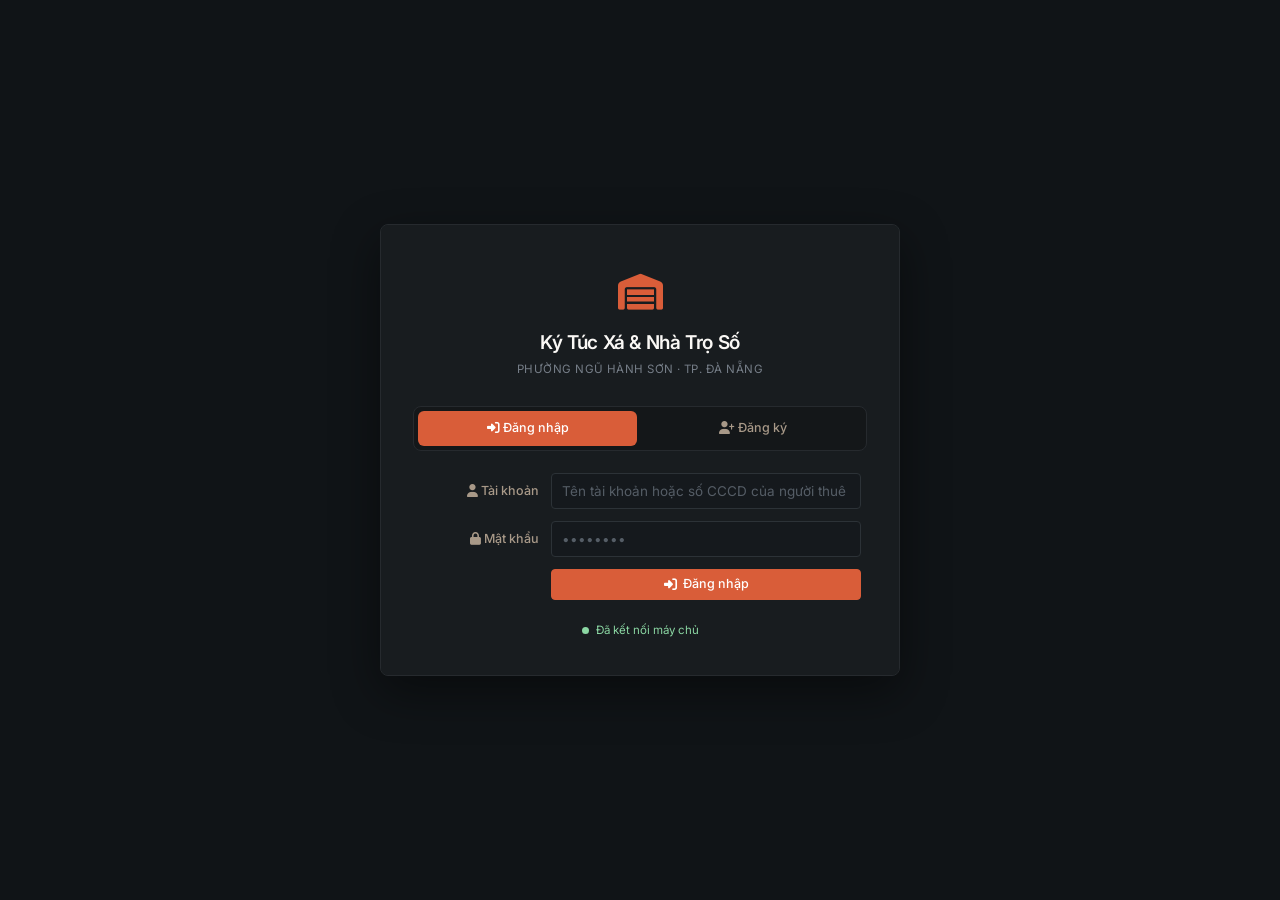
<file: QuanLyTro/Assets/wwwroot/auth/index.html>
<!DOCTYPE html>
<html lang="vi">
<head>
<meta charset="UTF-8">
<meta name="viewport" content="width=device-width, initial-scale=1">
<title>Đăng nhập · Quản Lý Phòng Trọ Ngũ Hành Sơn</title>
<link rel="preconnect" href="https://fonts.googleapis.com">
<link rel="preconnect" href="https://fonts.gstatic.com" crossorigin>
<link href="https://fonts.googleapis.com/css2?family=Inter:wght@300;400;500;600;700&family=JetBrains+Mono:wght@400;500;600&display=swap" rel="stylesheet">
<link rel="stylesheet" href="https://cdnjs.cloudflare.com/ajax/libs/font-awesome/6.5.1/css/all.min.css">
<link rel="stylesheet" href="../shared/css/tokens.css">
<link rel="stylesheet" href="../shared/css/base.css">
<link rel="stylesheet" href="auth.css">
</head>
<body>

<div class="login-card">
  <div class="login-body">
    <div class="app-icon"><i class="fas fa-warehouse"></i></div>
    <div class="app-name">Ký Túc Xá &amp; Nhà Trọ Số</div>
    <div class="app-sub">Phường Ngũ Hành Sơn · TP. Đà Nẵng</div>

    <div class="auth-tabs" role="tablist">
      <button type="button" class="auth-tab on" id="tabLogin" role="tab" onclick="switchAuthTab('login')">
        <i class="fas fa-sign-in-alt"></i> Đăng nhập
      </button>
      <button type="button" class="auth-tab" id="tabRegister" role="tab" onclick="switchAuthTab('register')">
        <i class="fas fa-user-plus"></i> Đăng ký
      </button>
    </div>

    <form id="formLogin" onsubmit="doLogin();return false">
      <label id="lblAcc"><i class="fas fa-user"></i> Tài khoản</label>
      <input class="inp mono" id="lu" placeholder="Tên tài khoản hoặc số CCCD của người thuê">
      <label><i class="fas fa-lock"></i> Mật khẩu</label>
      <input class="inp mono" type="password" id="lp" placeholder="••••••••">
      <label></label>
      <button type="submit" class="btn btn-primary" style="justify-content:center"><i class="fas fa-sign-in-alt"></i> Đăng nhập</button>
    </form>

    <form id="formRegister" style="display:none" onsubmit="doRegister();return false">
      <label><i class="fas fa-id-card"></i> Họ tên</label>
      <input class="inp" id="regHoTen" placeholder="Nguyễn Văn A">
      <label><i class="fas fa-cake-candles"></i> Ngày sinh</label>
      <input class="inp mono" type="date" id="regNgaySinh">
      <label><i class="fas fa-address-card"></i> Số CCCD</label>
      <input class="inp mono" id="regCccd" maxlength="12" placeholder="12 chữ số">
      <label><i class="fas fa-phone"></i> Số điện thoại</label>
      <input class="inp mono" id="regSdt" placeholder="09xxxxxxxx">
      <label><i class="fas fa-location-dot"></i> Quê quán</label>
      <input class="inp" id="regQueQuan" placeholder="Xã/Phường, Quận/Huyện, Tỉnh">
      <label><i class="fas fa-briefcase"></i> Nơi làm việc</label>
      <input class="inp" id="regNoiLamViec" placeholder="Không bắt buộc">
      <label><i class="fas fa-lock"></i> Mật khẩu</label>
      <input class="inp" type="password" id="regMatKhau" placeholder="Từ 6 ký tự trở lên">
      <label></label>
      <button type="submit" class="btn btn-primary" style="justify-content:center"><i class="fas fa-user-plus"></i> Đăng ký</button>
    </form>

    <div class="conn" id="srv-status" data-state="init" aria-live="polite">
      <span class="dot"></span><span class="txt">Đang kiểm tra kết nối máy chủ…</span>
    </div>
  </div>
</div>

<div id="modal-root"></div>

<script src="../shared/js/bridge.js"></script>
<script src="../shared/js/ui.js"></script>
<script src="auth.js"></script>
</body>
</html>
</file>
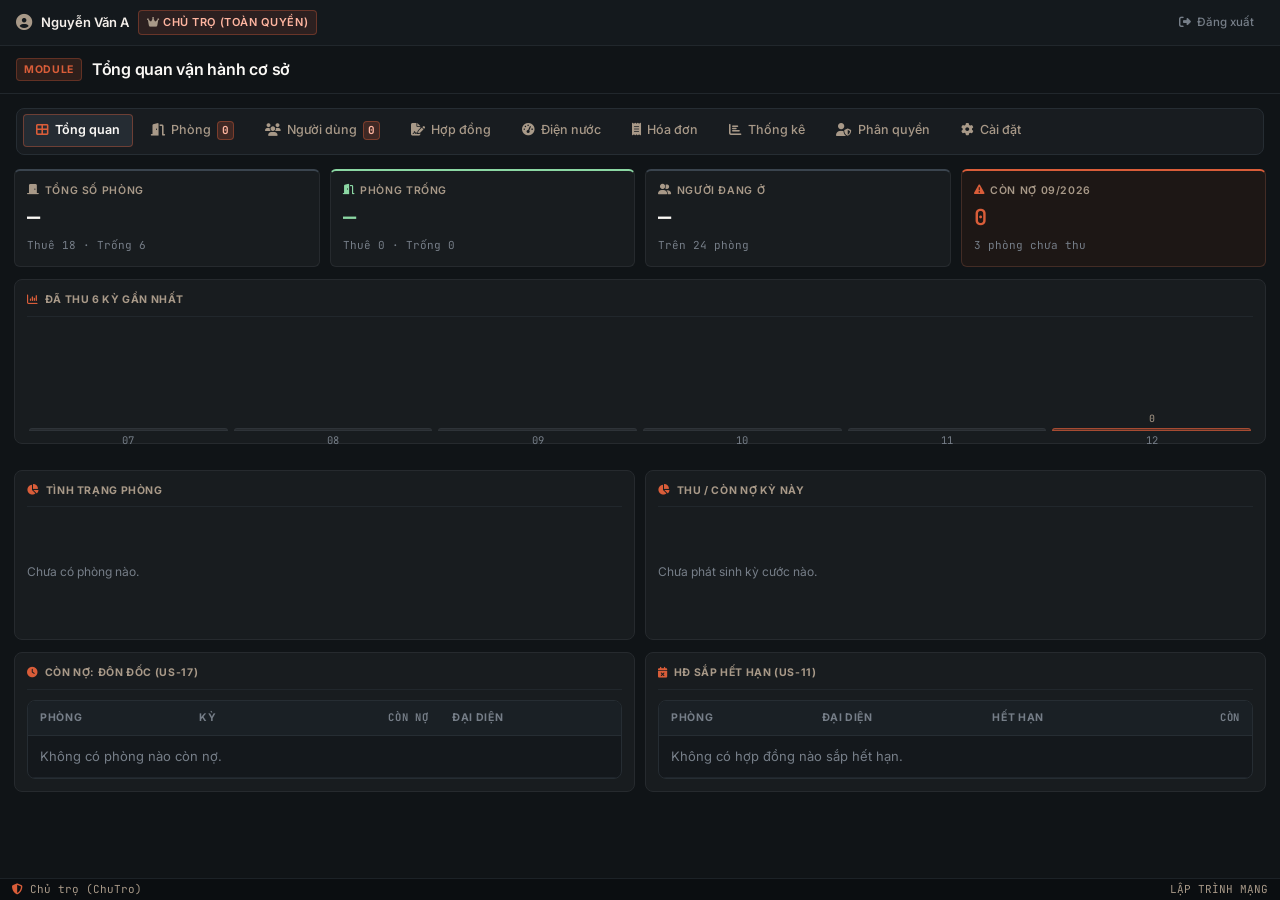
<file: QuanLyTro/Assets/wwwroot/chutro/index.html>
<!DOCTYPE html>
<html lang="vi">
<head>
<meta charset="UTF-8">
<meta name="viewport" content="width=device-width, initial-scale=1">
<title>Chủ trọ · Quản Lý Phòng Trọ Ngũ Hành Sơn</title>
<link rel="preconnect" href="https://fonts.googleapis.com">
<link rel="preconnect" href="https://fonts.gstatic.com" crossorigin>
<link href="https://fonts.googleapis.com/css2?family=Inter:wght@300;400;500;600;700&family=JetBrains+Mono:wght@400;500;600&display=swap" rel="stylesheet">
<link rel="stylesheet" href="https://cdnjs.cloudflare.com/ajax/libs/font-awesome/6.5.1/css/all.min.css">
<link rel="stylesheet" href="../shared/css/tokens.css">
<link rel="stylesheet" href="../shared/css/base.css">
<link rel="stylesheet" href="chutro.css">
</head>
<body>

<!-- ====== LANDLORD SHELL ====== -->
<div class="win" id="chutro">
  <div class="app">
    <!-- userbar -->
    <div class="userbar">
      <div class="usr">
        <i class="fas fa-user-circle fa-lg"></i> <b id="uname">Nguyễn Văn A</b>
        <span class="vai_tro" id="user-vai_tro-badge"><i class="fas fa-crown"></i> Chủ trọ</span>
      </div>
      <div style="display:flex;align-items:center;gap:8px">
        <button class="btn btn-ghost btn-sm" onclick="logout()"><i class="fas fa-sign-out-alt"></i> Đăng xuất</button>
      </div>
    </div>
    <!-- module headline -->
    <div class="headline">
      <div class="l">
        <span class="badge-module">Module</span>
        <h1 id="modtitle">Tổng quan vận hành cơ sở</h1>
      </div>
    </div>
    <div class="tabs">
      <div class="tab on" data-tab="dash" onclick="loadLandlordTab('dash')"><i class="fas fa-th-large"></i> Tổng quan</div>
      <div class="tab" data-tab="phong" onclick="loadLandlordTab('phong')"><i class="fas fa-door-open"></i> Phòng <span class="cnt" id="cnt-phong">0</span></div>
      <div class="tab" data-tab="khach_thue" onclick="loadLandlordTab('khach_thue')"><i class="fas fa-users"></i> Người dùng <span class="cnt" id="cnt-khach_thue">0</span></div>
      <div class="tab" data-tab="hop_dong" onclick="loadLandlordTab('hop_dong')"><i class="fas fa-file-signature"></i> Hợp đồng</div>
      <div class="tab" data-tab="utils" onclick="loadLandlordTab('utils')"><i class="fas fa-tachometer-alt"></i> Điện nước</div>
      <div class="tab" data-tab="hoa_don" onclick="loadLandlordTab('hoa_don')"><i class="fas fa-receipt"></i> Hóa đơn</div>
      <div class="tab" data-tab="reports" onclick="loadLandlordTab('reports')"><i class="fas fa-chart-bar"></i> Thống kê</div>
      <div class="tab" id="tabbtn-perms" data-tab="perms" onclick="loadLandlordTab('perms')"><i class="fas fa-user-shield"></i> Phân quyền</div>
      <div class="tab" id="tabbtn-cai_dat" data-tab="cai_dat" onclick="loadLandlordTab('cai_dat')"><i class="fas fa-gear"></i> Cài đặt</div>
    </div>
    <div class="content">

      <!-- DASHBOARD -->
      <div id="tab-dash">
        <div class="kpis">
          <div class="kpi"><div class="lbl"><i class="fas fa-door-closed"></i> Tổng số phòng</div><div class="val" id="kpi-total-phong">24</div><div class="sub">Thuê 18 · Trống 6</div></div>
          <div class="kpi green"><div class="lbl"><i class="fas fa-door-open"></i> Phòng trống</div><div class="val" id="kpi-available">6</div><div class="sub" id="kpi-available-sub">Tỷ lệ lấp đầy 75%</div></div>
          <div class="kpi"><div class="lbl"><i class="fas fa-user-friends"></i> Người đang ở</div><div class="val" id="kpi-khach_thue">41</div><div class="sub">Trên 24 phòng</div></div>
          <div class="kpi warn"><div class="lbl"><i class="fas fa-exclamation-triangle"></i> Còn nợ 09/2026</div><div class="val" id="kpi-unpaid">4.800.000 <span style="font-size:11px;font-weight:400;color:var(--muted)">đ</span></div><div class="sub">3 phòng chưa thu</div></div>
        </div>
        <!-- Phòng có HĐ hiệu lực nhưng kỳ này chưa lập hóa đơn — ẩn khi không có -->
        <div class="card dash-warn" id="dash-thieu-hd" hidden>
          <div class="hdr"><i class="fas fa-triangle-exclamation"></i> Chưa lập hóa đơn kỳ này</div>
          <div class="dash-warn-body">
            <p id="dash-thieu-hd-text"></p>
            <button class="btn btn-outline btn-sm" onclick="loadLandlordTab('hoa_don')">
              <i class="fas fa-receipt"></i> Sang tab Hóa đơn
            </button>
          </div>
        </div>

        <div class="card barchart">
          <div class="hdr"><i class="fas fa-chart-column"></i> Đã thu 6 kỳ gần nhất</div>
          <div class="chartbar" id="dash-rev-chart"></div>
        </div>
        <div class="duo">
          <div class="card">
            <div class="hdr"><i class="fas fa-chart-pie"></i> Tình trạng phòng</div>
            <div class="pie-row" id="dash-room-pie"></div>
          </div>
          <div class="card">
            <div class="hdr"><i class="fas fa-chart-pie"></i> Thu / còn nợ kỳ này</div>
            <div class="pie-row" id="dash-money-pie"></div>
          </div>
        </div>
        <div class="duo">
          <div class="card">
            <div class="hdr"><i class="fas fa-clock"></i> Còn nợ: đôn đốc (US-17)</div>
            <div class="tblwrap">
            <table class="tbl">
              <thead><tr><th>Phòng</th><th>Kỳ</th><th class="num">Còn nợ</th><th>Đại diện</th></tr></thead>
              <tbody id="dash-overdue-rows">
                <tr><td><b>P102</b></td><td class="mono">09/2026</td><td class="num due-red">2.417.000</td><td>Trần Văn B</td></tr>
                <tr><td><b>P105</b></td><td class="mono">08–09/2026</td><td class="num due-red">4.812.500</td><td>Lê Thị C</td></tr>
                <tr><td><b>P108</b></td><td class="mono">09/2026</td><td class="num due-red">2.918.000</td><td>Phạm D</td></tr>
              </tbody>
            </table>
            </div>
          </div>
          <div class="card">
            <div class="hdr"><i class="fas fa-calendar-times"></i> HĐ sắp hết hạn (US-11)</div>
            <div class="tblwrap">
            <table class="tbl">
              <thead><tr><th>Phòng</th><th>Đại diện</th><th>Hết hạn</th><th class="num">Còn</th></tr></thead>
              <tbody id="dash-expiring-rows">
                <tr><td><b>P201</b></td><td>Trần Văn B</td><td class="mono">22/09/2026</td><td class="num due-red">12 ngày</td></tr>
                <tr><td><b>P108</b></td><td>Phạm D</td><td class="mono">05/10/2026</td><td class="num due-red">25 ngày</td></tr>
              </tbody>
            </table>
            </div>
          </div>
        </div>
      </div>

      <!-- ROOMS -->
      <div id="tab-phong" hidden>
        <div class="toolbar">
          <input class="inp" id="room-search" placeholder="Tìm phòng…" style="width:170px" oninput="renderRooms(_roomsCache)">
          <select class="inp" id="room-trang_thai" onchange="renderRooms(_roomsCache)"><option value="">Tất cả trạng thái</option><option value="Trong">Trống</option><option value="DaThue">Đang thuê</option><option value="BaoTri">Bảo trì</option></select>
          <span class="spacer"></span>
          <button class="btn btn-outline btn-sm" onclick="addRoom()"><i class="fas fa-plus"></i> Thêm (F1)</button>
          <button class="btn btn-outline btn-sm" id="btn-edit-room" onclick="editSelectedRoom()" disabled title="Chọn một phòng trong bảng để sửa"><i class="fas fa-edit"></i> Sửa (F2)</button>
          <button class="btn btn-danger btn-sm" id="btn-del-room" onclick="deleteSelectedRoom()" disabled title="Chọn một phòng trong bảng để xóa (chỉ phòng trống)"><i class="fas fa-trash"></i> Xóa</button>
        </div>
        <div class="tblwrap">
        <table class="tbl">
          <thead>
            <tr><th>Số phòng</th><th class="num">Giá/tháng</th><th class="num">Sức chứa</th><th class="num">Đang ở</th><th>Trạng thái</th><th>Mô tả</th><th></th></tr>
          </thead>
          <tbody id="phong-body">
            <tr><td><b>P101</b></td><td class="num">2.500.000</td><td class="num">2</td><td class="num due-red">2/2</td><td><span class="tag rent">Đang thuê</span></td><td>Tầng 1</td><td><button class="btn btn-outline btn-sm" onclick="editRoom(1)"><i class="fas fa-edit"></i></button> <button class="btn btn-danger btn-sm" disabled title="Chỉ xóa được phòng trống (BR-12)"><i class="fas fa-trash"></i></button></td></tr>
            <tr><td><b>P102</b></td><td class="num">2.000.000</td><td class="num">2</td><td class="num">1/2</td><td><span class="tag rent">Đang thuê</span></td><td></td><td><button class="btn btn-outline btn-sm" onclick="editRoom(2)"><i class="fas fa-edit"></i></button> <button class="btn btn-danger btn-sm" disabled><i class="fas fa-trash"></i></button></td></tr>
            <tr><td><b>P103</b></td><td class="num">1.800.000</td><td class="num">4</td><td class="num">0/4</td><td><span class="tag avail">Phòng trống</span></td><td>Tầng trệt</td><td><button class="btn btn-outline btn-sm" onclick="editRoom(3)"><i class="fas fa-edit"></i></button> <button class="btn btn-danger btn-sm" onclick="deleteRoom(3)"><i class="fas fa-trash"></i></button></td></tr>
            <tr><td><b>P104</b></td><td class="num">1.800.000</td><td class="num">4</td><td class="num">3/4</td><td><span class="tag rent">Đang thuê</span></td><td></td><td><button class="btn btn-outline btn-sm" onclick="editRoom(4)"><i class="fas fa-edit"></i></button> <button class="btn btn-danger btn-sm" disabled><i class="fas fa-trash"></i></button></td></tr>
            <tr><td><b>P201</b></td><td class="num">3.600.000</td><td class="num">2</td><td class="num">0/2</td><td><span class="tag warn">Bảo trì</span></td><td>Thay máy lạnh</td><td><button class="btn btn-outline btn-sm" onclick="editRoom(5)"><i class="fas fa-edit"></i></button> <button class="btn btn-danger btn-sm" onclick="deleteRoom(5)"><i class="fas fa-trash"></i></button></td></tr>
          </tbody>
        </table>
        <div class="tblfoot"><span>Tổng: 5 bản ghi <span class="sep">|</span> <span class="sel-txt">Chọn: P101</span></span><span>Đã đồng bộ với Server</span></div>
        </div>
      </div>

      <!-- TENANTS -->
      <div id="tab-khach_thue" hidden>
        <div class="toolbar">
          <label style="color:var(--muted);font-size:11.5px">Phòng</label>
          <select class="inp" id="tenant-room" style="width:170px" onchange="loadTenants()"></select>
          <button class="btn btn-primary btn-sm" onclick="addTenant()"><i class="fas fa-user-plus"></i> Thêm</button>
          <span class="spacer"></span>
          <span style="font-size:10.5px;color:var(--dim)"><i class="fas fa-key" style="color:var(--terracotta)"></i> Mật khẩu mặc định = 6 số cuối CCCD</span>
        </div>
        <div class="tblwrap">
        <table class="tbl">
          <thead><tr><th>Phòng</th><th>Trạng thái</th><th>Họ tên</th><th>CCCD</th><th>Ngày sinh</th><th>SĐT</th><th>Quê quán</th><th>Tài khoản</th><th>Tạm trú</th><th></th></tr></thead>
          <tbody id="khach_thue-body">
            <tr>
              <td><span class="tag rent">P101</span></td><td><span class="tag done"><i class="fas fa-check-circle"></i> Đang thuê</span></td><td><b>Trần Văn B</b></td><td class="mono">0482 0301 2XXX</td><td class="mono">15/03/2004</td><td class="mono">0905 122 334</td><td>Quảng Nam</td>
              <td><span class="tag done"><i class="fas fa-user-check"></i> Hoạt động</span></td>
              <td><span class="tag done">Đã nộp</span></td>
              <td><button class="btn btn-outline btn-sm" onclick="resetTenantPassword(1)"><i class="fas fa-key"></i></button></td>
            </tr>
            <tr>
              <td><span class="tag rent">P102</span></td><td><span class="tag done"><i class="fas fa-check-circle"></i> Đang thuê</span></td><td><b>Ngô Thị E</b></td><td class="mono">0482 0988 7XXX</td><td class="mono">02/11/2003</td><td class="mono">0356 887 010</td><td>Quảng Ngãi</td>
              <td><span class="tag done"><i class="fas fa-user-check"></i> Hoạt động</span></td>
              <td><span class="tag warn">Chưa nộp</span></td>
              <td><button class="btn btn-outline btn-sm" onclick="resetTenantPassword(2)"><i class="fas fa-key"></i></button></td>
            </tr>
          </tbody>
        </table>
        <div class="tblfoot"><span>Tổng: 0 bản ghi</span><span>Đã đồng bộ với Server</span></div>
        </div>
        <div class="rowbn">
          <button class="btn btn-outline btn-sm" onclick="editTenant(selectedTenantId())"><i class="fas fa-edit"></i> Sửa</button>
          <button class="btn btn-outline btn-sm" onclick="moveTenant(selectedTenantId())"><i class="fas fa-arrows-alt-h"></i> Chuyển phòng</button>
          <button class="btn btn-outline btn-sm" onclick="checkoutTenant(selectedTenantId())"><i class="fas fa-sign-out-alt"></i> Trả phòng</button>
          <button class="btn btn-danger btn-sm" onclick="deleteTenant(selectedTenantId())"><i class="fas fa-user-slash"></i> Xóa hồ sơ</button>
        </div>
      </div>

      <!-- CONTRACTS -->
      <div id="tab-hop_dong" hidden>
        <div class="toolbar">
          <input class="inp" placeholder="Tìm CCCD, SĐT, tên khách hoặc số phòng…" style="width:280px">
          <select class="inp" style="width:190px">
            <option>Tất cả hợp đồng (18)</option><option>Đang hiệu lực (14)</option><option>Sắp hết hạn ≤ 30 ngày (3)</option><option>Đã thanh lý (1)</option>
          </select>
          <span class="spacer"></span>
          <button class="btn btn-primary btn-sm" onclick="createContract()"><i class="fas fa-file"></i> Lập hợp đồng</button>
        </div>
        <div class="kpis" style="grid-template-columns:repeat(3,1fr)">
          <div class="kpi green"><div class="lbl"><i class="fas fa-verified"></i> Hiệu lực</div><div class="val">14 <span style="font-size:11px;font-weight:400;color:var(--muted)">/ 18 HĐ</span></div></div>
          <div class="kpi warn"><div class="lbl"><i class="fas fa-hourglass-half"></i> Sắp hết</div><div class="val">03 <span style="font-size:11px;font-weight:400;color:var(--muted)">≤ 30 ngày</span></div></div>
          <div class="kpi"><div class="lbl"><i class="fas fa-piggy-bank"></i> Tổng cọc</div><div class="val">48.500.000 <span style="font-size:11px;font-weight:400;color:var(--muted)">đ</span></div></div>
        </div>
        <div class="tblwrap">
        <table class="tbl">
          <thead><tr><th>Phòng</th><th>Đại diện</th><th>Bắt đầu</th><th>Kết thúc</th><th class="num">Còn</th><th class="num">Giá thuê</th><th class="num">Cọc</th><th>Trạng thái</th></tr></thead>
          <tbody id="hop_dong-body">
            <tr>
              <td><b>P101</b></td><td>Trần Văn B</td><td class="mono">01/09/2025</td><td class="mono">22/09/2026</td><td class="num due-red">12 ngày</td><td class="num">2.500.000</td><td class="num">5.000.000</td>
              <td><span class="tag warn">Sắp hết hạn</span></td>
            </tr>
            <tr>
              <td><b>P102</b></td><td>Trần Văn B</td><td class="mono">01/10/2025</td><td class="mono">01/10/2027</td><td class="num">1 năm 20 ngày</td><td class="num">2.000.000</td><td class="num">4.000.000</td>
              <td><span class="tag rent">Đang hiệu lực</span></td>
            </tr>
            <tr>
              <td><b>P103</b></td><td>—</td><td class="mono">01/06/2024</td><td class="mono">31/05/2025</td><td class="num">—</td><td class="num">1.800.000</td><td class="num">0</td>
              <td><span class="tag bad">Đã thanh lý</span></td>
            </tr>
          </tbody>
        </table>
        <div class="tblfoot"><span>Tổng: 3 bản ghi <span class="sep">|</span> <span class="sel-txt">Chọn: P101</span></span><span>Đã đồng bộ với Server</span></div>
        </div>
        <div class="rowbn">
          <button class="btn btn-outline btn-sm" onclick="renewContract(selectedContractId())"><i class="fas fa-calendar-plus"></i> Gia hạn…</button>
          <button class="btn btn-outline btn-sm" onclick="terminateContract(selectedContractId())"><i class="fas fa-ban"></i> Chấm dứt…</button>
          <button class="btn btn-outline btn-sm" onclick="showContractQr(selectedContractId())"><i class="fas fa-qrcode"></i> Xem QR / PIN…</button>
        </div>
      </div>

      <!-- UTILITIES -->
      <div id="tab-utils" hidden>
        <div class="toolbar">
          <label style="color:var(--muted);font-size:11.5px">Phòng</label>
          <select class="inp" id="util-room" style="width:120px" onchange="loadUtils()"></select>
          <label style="color:var(--muted);font-size:11.5px">Tháng</label>
          <select class="inp" id="util-month" style="width:112px" onchange="loadUtils()"><option>09/2026</option><option>08/2026</option></select>
          <span class="spacer"></span>
          <span class="tag rent">Sẵn sàng chốt</span>
        </div>
        <div class="calc">
          <div class="row">
            <i class="fas fa-bolt" style="color:var(--amber)"></i> <span style="color:var(--muted)">Điện</span>
            <span style="color:var(--dim);font-size:11px">cũ</span> <input class="inp mono" id="util-elec-old" value="350" placeholder="0" oninput="recalcUtils()">
            <span style="color:var(--dim);font-size:11px">mới</span> <input class="inp mono" id="util-elec-new" value="425" oninput="recalcUtils()">
            <span style="color:var(--dim);font-size:11px">= chữ</span> <span class="mono" id="util-elec-kwh" style="color:var(--amber);font-weight:600;min-width:44px">75 kWh</span>
            <span style="color:var(--dim);font-size:11px">× giá</span> <input class="inp mono" id="util-elec-rate" value="3500" oninput="recalcUtils()">
            <span class="tot">262.500 đ</span>
          </div>
          <div class="row">
            <i class="fas fa-tint" style="color:var(--dim)"></i> <span style="color:var(--muted)">Nước</span>
            <select class="inp" id="util-water-mode" style="width:125px;height:28px;font-size:12px;padding:2px 6px" onchange="onWaterModeChange()">
              <option value="Khoi">Theo khối (m³)</option>
              <option value="Nguoi">Theo người</option>
            </select>
            <span id="util-water-block-khoi" style="display:inline-flex;align-items:center;gap:9px">
              <span style="color:var(--dim);font-size:11px">cũ</span> <input class="inp mono" id="util-water-old" value="12" placeholder="0" oninput="recalcUtils()">
              <span style="color:var(--dim);font-size:11px">mới</span> <input class="inp mono" id="util-water-new" value="15" oninput="recalcUtils()">
              <span style="color:var(--dim);font-size:11px">= khối</span> <span class="mono" id="util-water-m3" style="color:var(--tint);font-weight:600;min-width:36px">3 m³</span>
            </span>
            <span id="util-water-block-nguoi" style="display:none;align-items:center;gap:9px">
              <span style="color:var(--dim);font-size:11px">số người</span> <input class="inp mono" id="util-water-people" value="1" type="number" min="1" style="width:60px" oninput="recalcUtils()">
            </span>
            <span style="color:var(--dim);font-size:11px" id="util-water-rate-lbl">× giá</span> <input class="inp mono" id="util-water-rate" value="10000" oninput="recalcUtils()">
            <span class="tot">30.000 đ</span>
          </div>
        </div>
        <div class="rowbn">
          <button class="btn btn-primary btn-sm" onclick="saveUtility()"><i class="fas fa-save"></i> Lưu chỉ số</button>
        </div>
      </div>

      <!-- INVOICES -->
      <div id="tab-hoa_don" hidden>
        <div class="toolbar">
          <span style="color:var(--muted);font-weight:500;font-size:11.5px">Tháng</span>
          <select class="inp" id="inv-month" style="width:112px" onchange="loadInvoices()"><option>09/2026</option><option>08/2026</option></select>
          <span style="color:var(--muted);font-weight:500;font-size:11.5px">Phòng</span>
          <select class="inp" id="inv-room" style="width:112px" onchange="loadInvoices()"><option value="">Tất cả</option></select>
          <span class="spacer"></span>
          <button class="btn btn-primary btn-sm" onclick="createInvoice()"><i class="fas fa-file-invoice"></i> Lập hóa đơn tháng</button>
        </div>
        <div class="tblwrap">
        <table class="tbl">
          <thead><tr><th>Phòng</th><th class="num">Tiền phòng</th><th class="num">Điện</th><th class="num">Nước</th><th class="num">Khác</th><th class="num">Tổng</th><th>Trạng thái</th><th></th></tr></thead>
          <tbody id="hoa_don-body">
            <tr>
              <td><b>P101</b></td><td class="num">2.500.000</td><td class="num">262.500</td><td class="num">30.000</td><td class="num">50.000</td><td class="num amount">2.842.500</td>
              <td><span class="tag unpaid">Chưa thu</span></td>
              <td><button class="btn btn-primary btn-sm" onclick="payInvoice(1)"><i class="fas fa-hand-holding-usd"></i> Thu</button></td>
            </tr>
            <tr>
              <td><b>P102</b></td><td class="num">2.000.000</td><td class="num">175.000</td><td class="num">20.000</td><td class="num">50.000</td><td class="num amount">2.245.000</td>
              <td><span class="tag paid">Đã thu</span></td>
              <td><button class="btn btn-outline btn-sm" disabled><i class="fas fa-hand-holding-usd"></i> Thu</button></td>
            </tr>
          </tbody>
        </table>
        <div class="tblfoot"><span>Tổng: 0 bản ghi</span><span>Đã đồng bộ với Server</span></div>
        </div>
      </div>

      <!-- REPORTS -->
      <div id="tab-reports" hidden>
        <div class="toolbar">
          <label style="color:var(--muted);font-size:11.5px">Kỳ</label>
          <select class="inp" id="rep-month" style="width:112px" onchange="loadReports()"><option>09/2026</option><option>08/2026</option></select>
          <button class="btn btn-outline btn-sm" onclick="loadReports()"><i class="fas fa-eye"></i> Xem</button>
          <span class="spacer"></span>
          <button class="btn btn-outline btn-sm" onclick="exportResidenceCsv()"><i class="fas fa-file-csv"></i> Xuất CSV tạm trú</button>
        </div>
        <div class="kpis" style="grid-template-columns:repeat(3,1fr)">
          <div class="kpi green"><div class="lbl"><i class="fas fa-check-circle"></i> Đã thu 09/2026</div><div class="val">15.400.000 <span style="font-size:11px;font-weight:400;color:var(--muted)">đ</span></div></div>
          <div class="kpi warn"><div class="lbl"><i class="fas fa-exclamation-circle"></i> Còn nợ</div><div class="val">4.800.000 <span style="font-size:11px;font-weight:400;color:var(--muted)">đ</span></div></div>
          <div class="kpi"><div class="lbl"><i class="fas fa-percent"></i> Lấp đầy</div><div class="val">75%</div><div class="meter"><i style="width:75%"></i></div></div>
        </div>
        <div class="card barchart">
          <div class="hdr"><i class="fas fa-chart-bar"></i> Đã thu theo tháng</div>
          <div class="chartbar">
            <div class="b" style="height:58%"><i>12,4Tr</i><b>05</b></div>
            <div class="b" style="height:66%"><i>14,1Tr</i><b>06</b></div>
            <div class="b" style="height:72%"><i>15,3Tr</i><b>07</b></div>
            <div class="b" style="height:88%"><i>18,9Tr</i><b>08</b></div>
            <div class="b on" style="height:72%"><i>15,4Tr</i><b>09</b></div>
          </div>
        </div>
        <div class="tblwrap">
        <table class="tbl">
          <thead><tr><th>Tháng</th><th class="num">Đã thu</th><th class="num">Còn nợ</th><th class="num">Tổng phải thu</th></tr></thead>
          <tbody>
            <tr><td class="mono">09/2026</td><td class="num">15.400.000</td><td class="num due-red">4.800.000</td><td class="num">20.200.000</td></tr>
            <tr><td class="mono">08/2026</td><td class="num">18.900.000</td><td class="num">0</td><td class="num">18.900.000</td></tr>
            <tr style="font-weight:700"><td>Tổng</td><td class="num">34.300.000</td><td class="num due-red">4.800.000</td><td class="num">39.100.000</td></tr>
          </tbody>
        </table>
        </div>
      </div>

      <!-- PERMS (RBAC) -->
      <div id="tab-perms" hidden>
        <div class="perms-bar">
          <div class="perms-vai_tro" id="permsRoles"></div>
          <div class="perms-hanh_dong">
            <button class="btn" onclick="resetPermsDraft()"><i class="fas fa-rotate-left"></i> Hoàn tác</button>
            <button class="btn btn-primary" onclick="saveRolePermissions()"><i class="fas fa-floppy-disk"></i> Lưu phân quyền</button>
          </div>
        </div>
        <p class="perms-hint" id="permsHint">
          <i class="fas fa-circle-info"></i> Chủ trọ luôn có toàn quyền và không thể bị thu hồi. Thay đổi áp dụng ngay cho mọi phiên đang mở của vai trò đó.
        </p>
        <div id="permsGroups"></div>
      </div>

      <!-- CÀI ĐẶT: tài khoản nhận tiền + QR SePay -->
      <div id="tab-cai_dat" hidden>
        <p class="perms-hint">
          <i class="fas fa-circle-info"></i> Thông tin này dùng để sinh mã QR chuyển khoản cho người thuê (SePay). Số tài khoản và ngân hàng phải khớp với tài khoản thật đã đăng ký nhận tiền.
        </p>
        <div class="duo">
          <div class="card">
            <div class="hdr"><i class="fas fa-building-columns"></i> Tài khoản nhận tiền</div>
            <div class="calc cfg-form">
              <div class="row">
                <span>Ngân hàng</span>
                <select class="inp" id="cfg-ngan_hang"></select>
              </div>
              <div class="row">
                <span>Số tài khoản</span>
                <input class="inp" id="cfg-so_tai_khoan" maxlength="19" placeholder="Ví dụ: 0387368890" autocomplete="off">
              </div>
              <div class="row">
                <span>Chủ tài khoản</span>
                <input class="inp" id="cfg-chu_tai_khoan" maxlength="80" placeholder="NGUYEN VAN A" autocomplete="off">
              </div>
              <div class="row">
                <span>Mẫu QR</span>
                <select class="inp" id="cfg-template_qr">
                  <option value="compact">Compact — có logo ngân hàng</option>
                  <option value="qronly">Chỉ mã QR</option>
                  <option value="standee">Standee — bảng để bàn</option>
                  <option value="">Mặc định (VietQR)</option>
                </select>
              </div>
              <div class="row">
                <span>API token</span>
                <input class="inp mono" id="cfg-api_token" maxlength="255" type="password"
                       placeholder="Dán token từ my.sepay.vn → API" autocomplete="new-password">
                <button class="btn btn-outline btn-sm" type="button" onclick="toggleTokenVisibility()"
                        title="Hiện / ẩn token"><i class="fas fa-eye" id="cfg-token-eye"></i></button>
              </div>
              <div class="row">
                <span></span>
                <span class="sub" id="cfg-token-state" style="color:var(--dim);font-size:11.5px"></span>
              </div>
              <div class="row">
                <button class="btn btn-primary" onclick="saveCauHinh()"><i class="fas fa-floppy-disk"></i> Lưu cài đặt</button>
                <button class="btn btn-outline" type="button" onclick="xoaApiToken()" id="cfg-token-clear" disabled>
                  <i class="fas fa-trash"></i> Xoá token</button>
                <span class="sub" id="cfg-note" style="margin-left:auto;color:var(--dim);font-size:11.5px"></span>
              </div>
              <div class="row">
                <span>Đối soát</span>
                <button class="btn btn-outline" type="button" onclick="chayDoiSoat()">
                  <i class="fas fa-rotate"></i> Đối soát ngay</button>
                <span class="sub" id="cfg-doi-soat-note" style="margin-left:auto;color:var(--dim);font-size:11.5px">
                  Tự chạy mỗi 60 giây khi có token.</span>
              </div>
            </div>
          </div>
          <div class="card">
            <div class="hdr"><i class="fas fa-qrcode"></i> Xem trước mã QR</div>
            <div class="qr-preview" id="cfg-qr-preview">
              <div class="pie-empty">Nhập ngân hàng và số tài khoản để xem trước.</div>
            </div>
          </div>
        </div>
      </div>
    </div>
  </div>
  <div class="statusstrip">
    <div class="l"><i class="fas fa-shield-alt" style="color:var(--terracotta)"></i><span id="statusRole">Chủ trọ (ChuTro)</span></div>
    <div class="r"><span>LẬP TRÌNH MẠNG</span></div>
  </div>
</div>

<div id="modal-root"></div>

<script src="../shared/js/bridge.js"></script>
<script src="../shared/js/ui.js"></script>
<script src="../shared/js/vendor/qrcode.min.js"></script>
<script src="js/main.js"></script>
<script src="js/dash.js"></script>
<script src="js/phong.js"></script>
<script src="js/khach_thue.js"></script>
<script src="js/hop_dong.js"></script>
<script src="js/utils.js"></script>
<script src="js/hoa_don.js"></script>
<script src="js/reports.js"></script>
<script src="js/perms.js"></script>
<script src="js/cai_dat.js"></script>
</body>
</html>
</file>
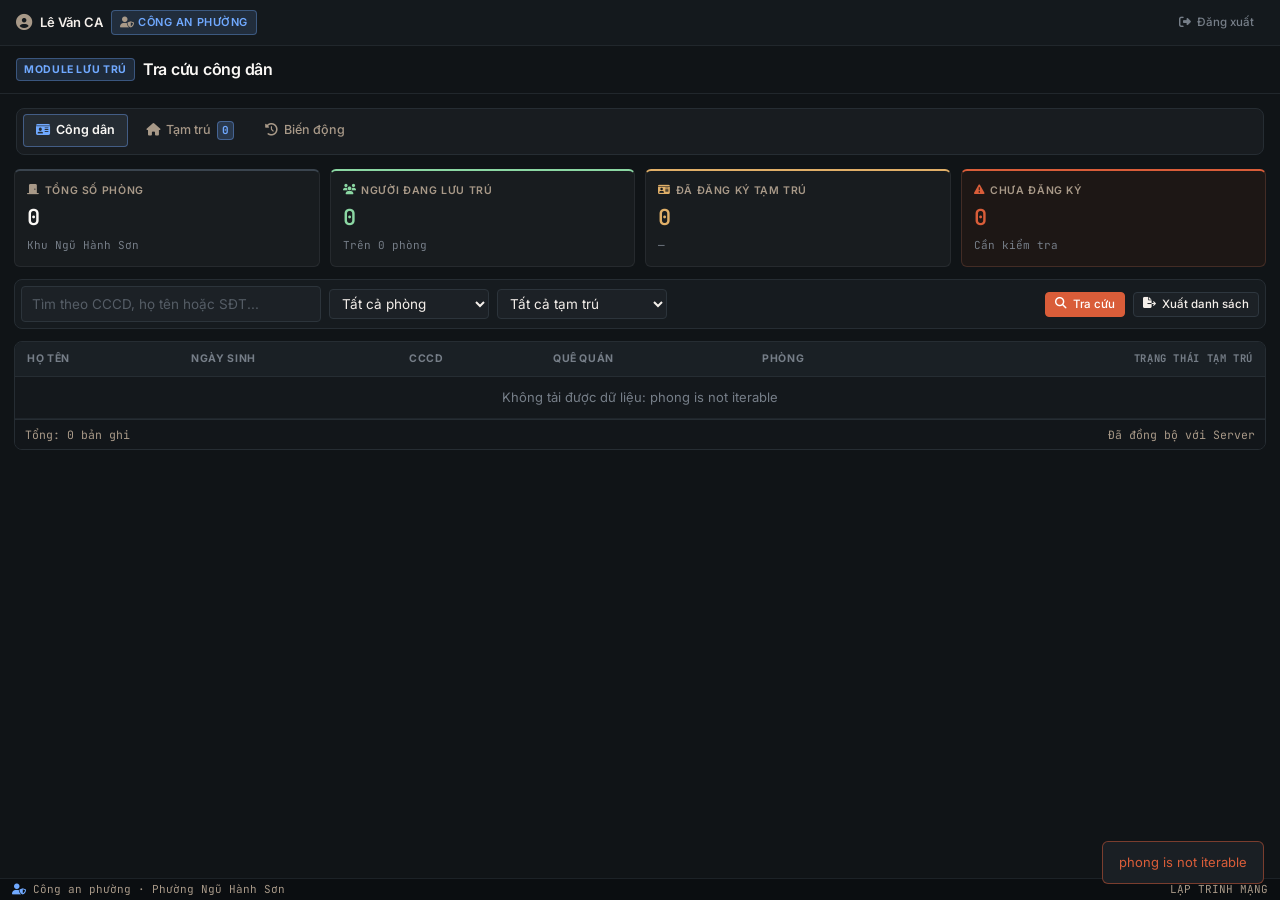
<file: QuanLyTro/Assets/wwwroot/congan/index.html>
<!DOCTYPE html>
<html lang="vi">
<head>
<meta charset="UTF-8">
<meta name="viewport" content="width=device-width, initial-scale=1">
<title>Công an phường · Quản Lý Phòng Trọ Ngũ Hành Sơn</title>
<link rel="preconnect" href="https://fonts.googleapis.com">
<link rel="preconnect" href="https://fonts.gstatic.com" crossorigin>
<link href="https://fonts.googleapis.com/css2?family=Inter:wght@300;400;500;600;700&family=JetBrains+Mono:wght@400;500;600&display=swap" rel="stylesheet">
<link rel="stylesheet" href="https://cdnjs.cloudflare.com/ajax/libs/font-awesome/6.5.1/css/all.min.css">
<link rel="stylesheet" href="../shared/css/tokens.css">
<link rel="stylesheet" href="../shared/css/base.css">
<link rel="stylesheet" href="congan.css">
</head>
<body>

<!-- ====== POLICE SHELL ====== -->
<div class="win" id="congan">
  <div class="app">
    <!-- userbar -->
    <div class="userbar">
      <div class="usr">
        <i class="fas fa-user-circle fa-lg"></i> <b id="pname">Lê Văn CA</b>
        <span class="vai_tro police"><i class="fas fa-user-shield"></i> Công an phường</span>
      </div>
      <button class="btn btn-ghost btn-sm" onclick="logout()"><i class="fas fa-sign-out-alt"></i> Đăng xuất</button>
    </div>
    <!-- module headline -->
    <div class="headline">
      <div class="l">
        <span class="badge-module police">Module Lưu trú</span>
        <h1 id="ptitle">Tra cứu công dân</h1>
      </div>
    </div>
    <div class="tabs">
      <div class="tab on" data-ptab="citizens" onclick="loadPoliceTab('citizens')"><i class="fas fa-id-card"></i> Công dân</div>
      <div class="tab" data-ptab="residence" onclick="loadPoliceTab('residence')"><i class="fas fa-home"></i> Tạm trú <span class="cnt" id="cnt-residence">0</span></div>
      <div class="tab" data-ptab="history" onclick="loadPoliceTab('history')"><i class="fas fa-history"></i> Biến động</div>
    </div>
    <div class="content">

      <!-- PM-02/03: TRA CỨU CÔNG DÂN + PHÒNG -->
      <div id="ptab-citizens">
        <div class="kpis">
          <div class="kpi"><div class="lbl"><i class="fas fa-door-closed"></i> Tổng số phòng</div><div class="val" id="kpi-rooms">0</div><div class="sub">Khu Ngũ Hành Sơn</div></div>
          <div class="kpi green"><div class="lbl"><i class="fas fa-users"></i> Người đang lưu trú</div><div class="val" id="kpi-tenants">0</div><div class="sub" id="kpi-tenants-sub">Đang ở</div></div>
          <div class="kpi amber"><div class="lbl"><i class="fas fa-id-card"></i> Đã đăng ký tạm trú</div><div class="val" id="kpi-registered">0</div><div class="sub" id="kpi-registered-sub">0%</div></div>
          <div class="kpi warn"><div class="lbl"><i class="fas fa-exclamation-triangle"></i> Chưa đăng ký</div><div class="val" id="kpi-unregistered">0</div><div class="sub">Cần kiểm tra</div></div>
        </div>
        <div class="toolbar">
          <input class="inp" id="p-search" placeholder="Tìm theo CCCD, họ tên hoặc SĐT..." style="width:300px" oninput="loadPoliceTab('citizens')">
          <select class="inp" id="p-room-filter" style="width:160px" onchange="loadPoliceTab('citizens')"><option value="">Tất cả phòng</option></select>
          <select class="inp" id="p-status-filter" style="width:170px" onchange="loadPoliceTab('citizens')"><option value="">Tất cả tạm trú</option><option value="registered">Đã đăng ký</option><option value="unregistered">Chưa đăng ký</option></select>
          <span class="spacer"></span>
          <button class="btn btn-primary btn-sm" onclick="loadPoliceTab('citizens')"><i class="fas fa-search"></i> Tra cứu</button>
          <button class="btn btn-outline btn-sm" onclick="exportCitizens()"><i class="fas fa-file-export"></i> Xuất danh sách</button>
        </div>
        <div class="tblwrap">
        <table class="tbl">
          <thead><tr><th>Họ tên</th><th>Ngày sinh</th><th>CCCD</th><th>Quê quán</th><th>Phòng</th><th class="num">Trạng thái tạm trú</th></tr></thead>
          <tbody id="citizens-body">
            <tr><td colspan="6" style="text-align:center;color:var(--dim)">Đang tải dữ liệu từ máy chủ...</td></tr>
          </tbody>
        </table>
        <div class="tblfoot"><span>Tổng: 0 bản ghi</span><span>Đã đồng bộ với Server</span></div>
        </div>
      </div>

      <!-- PM-04: BÁO CÁO TẠM TRÚ -->
      <div id="ptab-residence" hidden>
        <div class="toolbar">
          <select class="inp" id="p-res-room-filter" style="width:170px" onchange="loadPoliceTab('residence')"><option value="">Tất cả phòng</option></select>
          <select class="inp" id="p-res-status-filter" style="width:180px" onchange="loadPoliceTab('residence')"><option value="unregistered">Chỉ chưa đăng ký</option><option value="all">Tất cả</option></select>
          <span class="spacer"></span>
          <button class="btn btn-outline btn-sm" onclick="exportResidence()"><i class="fas fa-file-export"></i> Xuất danh sách</button>
        </div>
        <div class="tblwrap">
        <table class="tbl">
          <thead><tr><th>Họ tên</th><th>Ngày sinh</th><th>CCCD</th><th>Quê quán</th><th>Phòng</th><th>Ngày vào</th><th>Trạng thái</th></tr></thead>
          <tbody id="residence-body">
            <tr><td colspan="7" style="text-align:center;color:var(--dim)">Đang tải dữ liệu từ máy chủ...</td></tr>
          </tbody>
        </table>
        <div class="tblfoot"><span>Tổng: 0 bản ghi</span><span>Đã đồng bộ với Server</span></div>
        </div>
      </div>

      <!-- PM-05: LỊCH SỬ BIẾN ĐỘNG + XUẤT -->
      <div id="ptab-history" hidden>
        <div class="toolbar">
          <input class="inp mono" id="p-from" type="date" style="width:150px">
          <span style="color:var(--dim)">→</span>
          <input class="inp mono" id="p-to" type="date" style="width:150px">
          <select class="inp" id="p-hist-type" style="width:190px" onchange="loadHistory()"><option value="">Tất cả biến động</option><option value="Đang ở">Đang ở</option><option value="Trả phòng">Trả phòng</option><option value="Chuyển phòng">Chuyển phòng</option></select>
          <select class="inp" id="p-hist-room" style="width:140px" onchange="loadHistory()"><option value="">Tất cả phòng</option></select>
          <span class="spacer"></span>
          <button class="btn btn-outline btn-sm" onclick="loadHistory()"><i class="fas fa-eye"></i> Xem trước</button>
          <button class="btn btn-primary btn-sm" onclick="exportHistory()"><i class="fas fa-file-export"></i> Xuất file</button>
        </div>
        <div class="tblwrap">
        <table class="tbl">
          <thead><tr><th>Họ tên</th><th>Phòng</th><th>Biến động</th><th>Ngày vào</th><th>Ngày ra</th><th>Lý do</th></tr></thead>
          <tbody id="history-body">
            <tr><td colspan="6" style="text-align:center;color:var(--dim)">Chưa có dữ liệu biến động</td></tr>
          </tbody>
        </table>
        <div class="tblfoot"><span>Tổng: 0 bản ghi</span><span>Xem trước 10 dòng đầu trước khi xuất</span></div>
        </div>
      </div>

    </div>
  </div>
  <div class="statusstrip">
    <div class="l"><i class="fas fa-user-shield" style="color:#70A9FF"></i><span>Công an phường · Phường Ngũ Hành Sơn</span></div>
    <div class="r"><span>LẬP TRÌNH MẠNG</span></div>
  </div>
</div>

<div id="modal-root"></div>

<script src="../shared/js/bridge.js"></script>
<script src="../shared/js/ui.js"></script>
<script src="js/main.js"></script>
<script src="js/citizens.js"></script>
<script src="js/residence.js"></script>
<script src="js/history.js"></script>
</body>
</html>
</file>
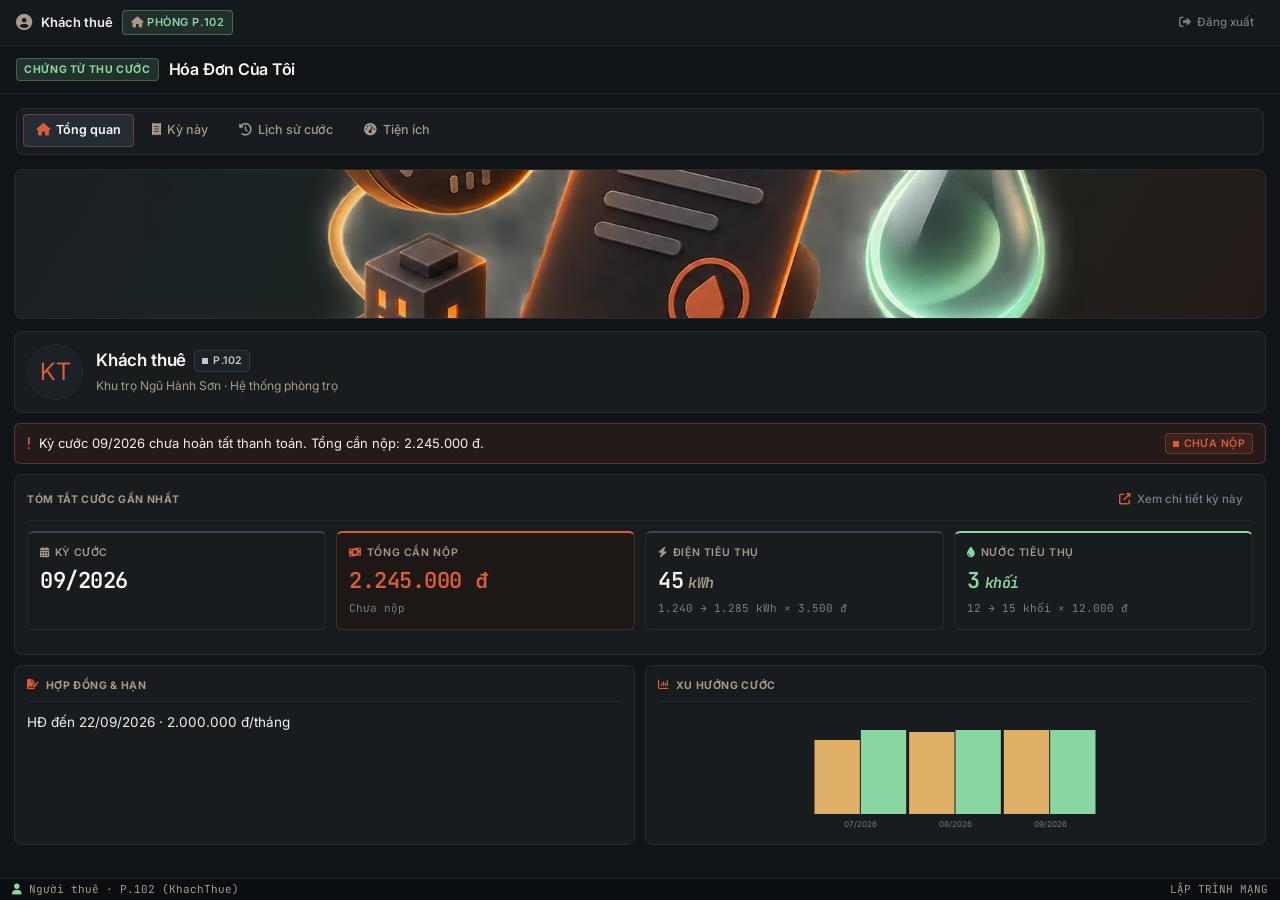
<file: QuanLyTro/Assets/wwwroot/khachthue/index.html>
<!DOCTYPE html>
<html lang="vi">
<head>
<meta charset="UTF-8">
<meta name="viewport" content="width=device-width, initial-scale=1">
<title>Khách thuê · Quản Lý Phòng Trọ Ngũ Hành Sơn</title>
<link rel="preconnect" href="https://fonts.googleapis.com">
<link rel="preconnect" href="https://fonts.gstatic.com" crossorigin>
<link href="https://fonts.googleapis.com/css2?family=Inter:wght@300;400;500;600;700&family=JetBrains+Mono:wght@400;500;600&display=swap" rel="stylesheet">
<link rel="stylesheet" href="https://cdnjs.cloudflare.com/ajax/libs/font-awesome/6.5.1/css/all.min.css">
<link rel="stylesheet" href="../shared/css/tokens.css">
<link rel="stylesheet" href="../shared/css/base.css">
<link rel="stylesheet" href="khachthue.css">
</head>
<body>

<!-- ====== TENANT SHELL ====== -->
<div class="win" id="khachthue">
  <div class="app">
    <div class="userbar">
      <div class="usr">
        <i class="fas fa-user-circle fa-lg"></i> <b id="tname">Khách thuê</b>
        <span class="vai_tro tenant" id="troom-userbar"><i class="fas fa-home"></i> <span id="troom-userbar-text">Chưa nhận phòng</span></span>
      </div>
      <button class="btn btn-ghost btn-sm" onclick="logout()"><i class="fas fa-sign-out-alt"></i> Đăng xuất</button>
    </div>
    <div class="headline">
      <div class="l">
        <span class="badge-module" id="thead-badge">Chứng từ thu cước</span>
        <h1 id="thead-title">Hóa Đơn Của Tôi</h1>
      </div>
    </div>
    <div class="tabs" id="tenantTabs" role="tablist">
      <div class="tab on" role="tab" data-tab="overview" aria-selected="true" tabindex="0" onclick="switchTenantTab('overview')"><i class="fas fa-home"></i> Tổng quan</div>
      <div class="tab" role="tab" data-tab="current" aria-selected="false" tabindex="-1" onclick="switchTenantTab('current')"><i class="fas fa-receipt"></i> Kỳ này</div>
      <div class="tab" role="tab" data-tab="history" aria-selected="false" tabindex="-1" onclick="switchTenantTab('history')"><i class="fas fa-history"></i> Lịch sử cước</div>
      <div class="tab" role="tab" data-tab="utilities" aria-selected="false" tabindex="-1" onclick="switchTenantTab('utilities')"><i class="fas fa-tachometer-alt"></i> Tiện ích</div>
    </div>
    <div class="content">
      <!-- ====== MÀN HÌNH NHẬN PHÒNG (BR-19): chỉ hiện khi khách chưa có phòng ====== -->
      <section id="tab-nhan-phong" class="tab-pane">
        <div class="checkin-wrap">
        <div class="card checkin-card">
          <div class="checkin-ico"><i class="fas fa-qrcode"></i></div>
          <h2 class="checkin-title">Nhận phòng trọ</h2>
          <p class="checkin-sub">
            Bạn chưa được gán vào phòng nào. Hãy quét mã QR mà chủ trọ đã gửi, hoặc nhập mã PIN 8 số để xác
            nhận nhận phòng.
          </p>

          <div class="tabs center" id="checkinTabs" role="tablist">
            <div class="tab on" role="tab" data-tab="anh" aria-selected="true" tabindex="0" onclick="switchCheckinTab('anh')"><i class="fas fa-image"></i> Tải ảnh QR</div>
            <div class="tab" role="tab" data-tab="camera" aria-selected="false" tabindex="-1" onclick="switchCheckinTab('camera')"><i class="fas fa-camera"></i> Quét webcam</div>
            <div class="tab" role="tab" data-tab="pin" aria-selected="false" tabindex="-1" onclick="switchCheckinTab('pin')"><i class="fas fa-keyboard"></i> Nhập mã PIN</div>
          </div>

          <!-- Tab 1: tải ảnh QR -->
          <div id="checkin-anh" class="checkin-pane active">
            <input type="file" id="qrFile" accept="image/*" hidden onchange="decodeQrFile(this)">
            <button class="btn btn-primary btn-sm" onclick="document.getElementById('qrFile').click()">
              <i class="fas fa-upload"></i> Chọn ảnh QR từ máy
            </button>
            <canvas id="qrCanvas" class="qr-canvas" hidden></canvas>
          </div>

          <!-- Tab 2: quét webcam -->
          <div id="checkin-camera" class="checkin-pane">
            <video id="qrVideo" class="qr-video" playsinline autoplay muted></video>
            <button class="btn btn-primary btn-sm" id="btn-cam" onclick="toggleCamera()">
              <i class="fas fa-camera"></i> Bật camera
            </button>
          </div>

          <!-- Tab 3: nhập PIN -->
          <div id="checkin-pin" class="checkin-pane">
            <input class="inp mono pin-inp" id="qrPin" maxlength="8" inputmode="numeric" placeholder="••••••••">
            <button class="btn btn-primary btn-sm" onclick="submitPin()"><i class="fas fa-check"></i> Xác nhận mã PIN</button>
          </div>

          <div class="rowbn center">
            <button class="btn btn-outline btn-sm" onclick="checkinQr()"><i class="fas fa-rotate"></i> Kiểm tra lại trạng thái</button>
          </div>
        </div>

        <!-- Sidebar ảnh minh hoạ quét QR — thiếu file thì bỏ hẳn khối, nội dung tự nở full width. -->
        <aside class="checkin-side">
          <img class="checkin-qr" src="img/qr.png" alt="Quét mã QR để nhận phòng"
               onerror="this.closest('.checkin-side').remove()">
        </aside>
        </div>
      </section>

      <!-- ====== TAB 1: TỔNG QUAN ====== -->
      <section id="tab-overview" class="tab-pane active">
        <div class="hero">
          <img class="hero-img" src="img/hero-khu-tro.jpg" alt="" onerror="this.closest('.hero').classList.add('no-img');this.remove()">
        </div>

        <!-- profile -->
        <div class="card mb10">
          <div class="profile">
            <div class="pavatar" id="tavatar">KT</div>
            <div class="pinfo">
              <div class="pname">
                <b id="tname-card">Khách thuê</b>
                <span class="tag avail" id="troom-badge">Phòng</span>
              </div>
              <div class="psub" id="tsub-info">Khu trọ Ngũ Hành Sơn · Hệ thống phòng trọ</div>
            </div>
          </div>
        </div>

        <!-- due alert -->
        <div class="alert-due" id="due-alert-box">
          <div class="l">
            <span class="ico"><i class="fas fa-exclamation"></i></span>
            <span class="txt" id="due-alert-text">Kỳ cước gần nhất sẽ hiện tại đây khi có dữ liệu</span>
          </div>
          <span class="tag unpaid" id="due-alert-tag">Chưa nộp</span>
        </div>

        <!-- summary snapshot card -->
        <div class="card mb10">
          <div class="hdr">
            <span>Tóm tắt cước gần nhất</span>
            <button class="btn btn-ghost btn-sm" onclick="switchTenantTab('current')"><i class="fas fa-external-link-alt"></i> Xem chi tiết kỳ này</button>
          </div>
          <div class="kpis">
            <div class="kpi">
              <div class="lbl"><i class="fas fa-calendar-days"></i> Kỳ cước</div>
              <div class="val"><span id="ov-month">—</span></div>
            </div>
            <div class="kpi warn">
              <div class="lbl"><i class="fas fa-money-bill-wave"></i> Tổng cần nộp</div>
              <div class="val"><span id="ov-total">0 đ</span></div>
              <div class="sub" id="ov-trang_thai">Chưa nạp</div>
            </div>
            <div class="kpi">
              <div class="lbl"><i class="fas fa-bolt"></i> Điện tiêu thụ</div>
              <div class="val"><span id="ov-elec">0</span> <i>kWh</i></div>
              <div class="sub" id="ov-elec-sub">Chưa có chỉ số kỳ này</div>
            </div>
            <div class="kpi green">
              <div class="lbl"><i class="fas fa-tint"></i> Nước tiêu thụ</div>
              <div class="val"><span id="ov-nuoc">0</span> <i id="ov-nuoc-unit">khối</i></div>
              <div class="sub" id="ov-nuoc-sub">Chưa có chỉ số kỳ này</div>
            </div>
          </div>
        </div>

        <div class="duo">
          <div class="card">
            <div class="hdr"><i class="fas fa-file-signature"></i> Hợp đồng &amp; hạn</div>
            <div class="vchip" id="tcontract-due">Hợp đồng: Đang hiệu lực</div>
          </div>
          <div class="card">
            <div class="hdr"><i class="fas fa-chart-column"></i> Xu hướng cước</div>
            <!-- ponytail: #ov-chart là khe cắm SVG — Task 4 vẽ; khung có min-height để lưới .duo không nhảy khi rỗng -->
            <div class="chart-slot" id="ov-chart"></div>
          </div>
        </div>
      </section>

      <!-- ====== TAB 2: KỲ NÀY ====== -->
      <section id="tab-current" class="tab-pane">
        <!-- receipt -->
        <div class="card receipt mb10">
          <div class="rhdr">
            <div class="l">
              <i class="fas fa-file-invoice-dollar"></i>
              <div>
                <div class="rtitle" id="rc-title">Chi tiết quyết toán cước</div>
                <div class="mono rcode" id="rc-code">MÃ SỐ BẢNG KÊ: —</div>
              </div>
            </div>
            <span class="tag unpaid" id="rc-trang_thai-tag">Chưa thanh toán</span>
          </div>
          <div class="rbody">
            <div class="rrow">
              <div class="rline">
                <span class="rlbl"><i class="fas fa-door-closed"></i>Tiền thuê phòng cố định</span>
                <span class="amount" id="rc-room">0 đ</span>
              </div>
            </div>
            <div class="rrow">
              <div class="rline">
                <span class="rlbl"><i class="fas fa-bolt amber"></i>Điện năng tiêu thụ</span>
                <span class="amount" id="rc-elec">0 đ</span>
              </div>
              <div class="mono rsub"><span id="rc-elec-sub">Chưa có chỉ số kỳ này</span></div>
            </div>
            <div class="rrow">
              <div class="rline">
                <span class="rlbl"><i class="fas fa-tint"></i>Nước sinh hoạt</span>
                <span class="amount" id="rc-water">0 đ</span>
              </div>
              <div class="mono rsub"><span id="rc-water-sub">Chưa có chỉ số kỳ này</span></div>
            </div>
            <div class="rrow">
              <div class="rline">
                <span class="rlbl"><i class="fas fa-wifi"></i>Dịch vụ quản lý &amp; tiện ích</span>
                <span class="amount" id="rc-other">0 đ</span>
              </div>
            </div>
          </div>
          <div class="rfoot">
            <div>
              <div class="flbl">Tổng cần thanh toán</div>
              <div class="mono ftot"><span id="rc-total">0</span> <span class="cur">đ</span></div>
            </div>
            <span class="tag unpaid" id="rc-due-tag">Chưa thu</span>
          </div>
        </div>
        <!-- Thanh toán: QR SePay dựng từ cấu hình chủ trọ + hóa đơn chưa thu của chính khách -->
        <div class="card pay-card mb10">
          <div class="hdr"><i class="fas fa-qrcode"></i> Chuyển khoản &amp; quét QR</div>
          <div class="pay-body" id="pay-qr">
            <div class="pay-empty">Đang tải thông tin nhận tiền...</div>
          </div>
        </div>
        <div class="rowbn">
          <button class="btn btn-primary btn-sm" onclick="copyTransfer()"><i class="fas fa-copy"></i> Sao chép nội dung chuyển khoản</button>
          <button class="btn btn-outline btn-sm" onclick="kiemTraThanhToan()" id="btn-kiem-tra">
            <i class="fas fa-rotate"></i> Đã chuyển, kiểm tra lại</button>
          <button class="btn btn-outline btn-sm" onclick="switchTenantTab('history')"><i class="fas fa-list"></i> Xem toàn bộ lịch sử</button>
        </div>
        <p class="pay-check-note" id="pay-check-note">
          Hệ thống tự đối soát mỗi phút. Chuyển khoản xong, bấm nút trên nếu muốn kiểm tra ngay.
        </p>
      </section>

      <!-- ====== TAB 3: LỊCH SỬ CƯỚC ====== -->
      <section id="tab-history" class="tab-pane">
        <div class="tblwrap">
          <table class="tbl">
            <thead><tr><th>Kỳ cước</th><th class="num">Tổng tiền</th><th>Thời điểm đóng</th><th class="num">Trạng thái</th></tr></thead>
            <tbody id="tenant-history-body">
              <tr class="empty"><td colspan="4">Đang nạp dữ liệu...</td></tr>
            </tbody>
          </table>
          <div class="tblfoot">
            <span id="tenant-page-info">Tổng: 0 bản ghi</span>
            <div class="pagination-controls" id="tenant-pagination">
              <button type="button" class="btn btn-ghost btn-xs" id="btn-prev-page" onclick="changeTenantPage(-1)" disabled>
                <i class="fas fa-chevron-left"></i> Trước
              </button>
              <span class="mono page-indicator" id="tenant-page-indicator">Trang 1 / 1</span>
              <button type="button" class="btn btn-ghost btn-xs" id="btn-next-page" onclick="changeTenantPage(1)" disabled>
                Sau <i class="fas fa-chevron-right"></i>
              </button>
            </div>
          </div>
        </div>
      </section>

      <!-- ====== TAB 4: TIỆN ÍCH — nội dung do Task 4 dựng ====== -->
      <section id="tab-utilities" class="tab-pane">
        <div class="kpis" id="util-kpis"></div>
        <div id="util-charts"></div>
      </section>
    </div>
  </div>
  <div class="statusstrip">
    <div class="l"><i class="fas fa-user role-ico"></i><span id="tstatus-text">Người thuê (KhachThue)</span></div>
    <div class="r"><span>LẬP TRÌNH MẠNG</span></div>
  </div>
</div>

<div id="tenant-live" class="sr-only" aria-live="polite"></div>
<div id="modal-root"></div>

<script src="../shared/js/bridge.js"></script>
<script src="../shared/js/ui.js"></script>
<script src="../shared/js/vendor/jsqr.min.js"></script>
<script src="js/khach_thue.js"></script>
</body>
</html>
</file>
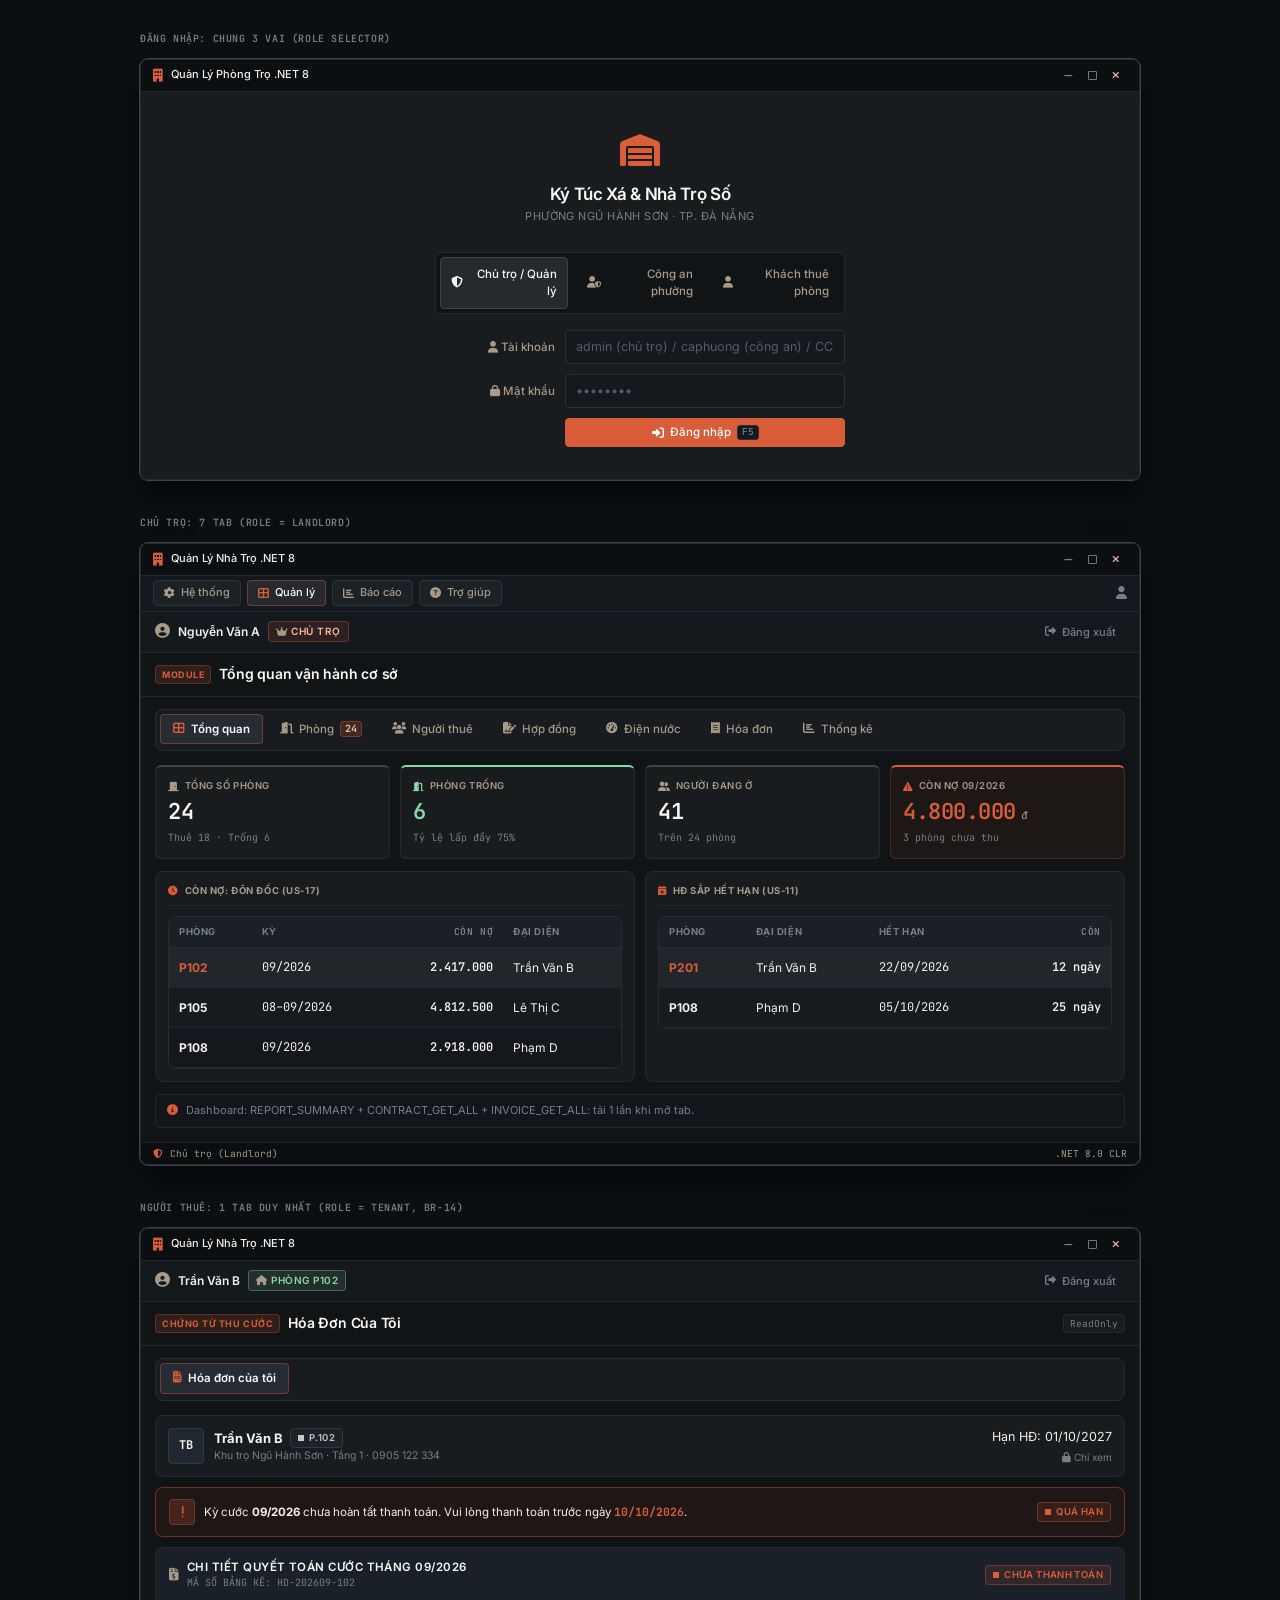
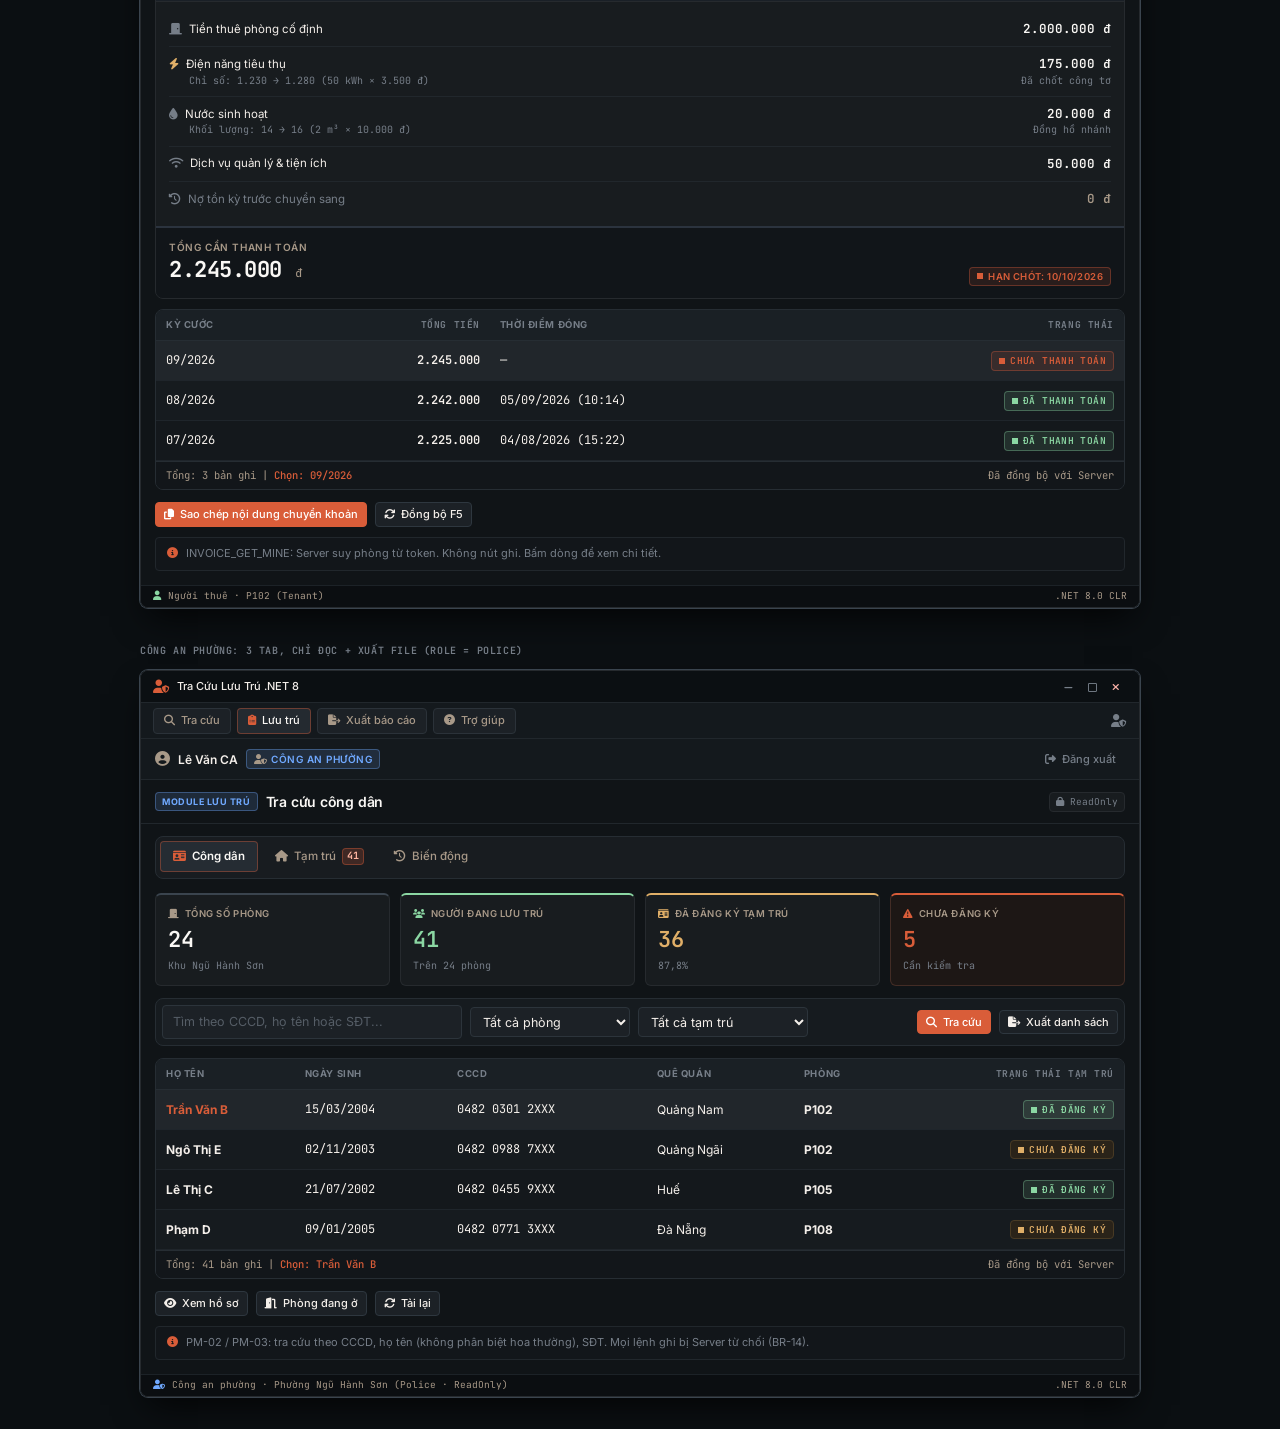
<file: docs/superpowers/mockups/giaodien.html>
<!DOCTYPE html>
<html lang="vi">
<head>
<meta charset="UTF-8">
<meta name="viewport" content="width=device-width, initial-scale=1">
<title>Quản Lý Phòng Trọ Ngũ Hành Sơn: Terracotta &amp; Slate</title>
<link rel="preconnect" href="https://fonts.googleapis.com">
<link rel="preconnect" href="https://fonts.gstatic.com" crossorigin>
<link href="https://fonts.googleapis.com/css2?family=Inter:wght@300;400;500;600;700&family=JetBrains+Mono:wght@400;500;600&display=swap" rel="stylesheet">
<link rel="stylesheet" href="https://cdnjs.cloudflare.com/ajax/libs/font-awesome/6.5.1/css/all.min.css">
<style>
  :root{
    --canvas:#0B0F12; --base:#101417; --card:#181C1F; --panel:#1A1F24;
    --active:#21262B; --field:#15191D; --overlay:#262A2E; --hover:#1F252A;
    --hairline:#262A2E; --hair-subtle:#21272C; --hair-strong:#3A444E; --input-line:#2C3237;
    --cream:#F4EFEA; --cream-light:#FAF8F5; --muted:#A89988; --dim:#767E88; --ph:#555D66;
    --terracotta:#D95D39; --terracotta-hi:#EA6944; --terracotta-lo:#B84524; --tint:#FFB5A0;
    --sage:#8BD7A3; --sage-line:#2E4A35; --amber:#E0AF68; --amber-line:#483A24;
    --danger:#FFB4AB; --danger-bg:#32191B; --danger-line:#3E2925;
  }
  *{box-sizing:border-box;margin:0}
  body{
    background:var(--canvas);color:var(--cream);
    font-family:Inter,'Segoe UI',system-ui,sans-serif;font-size:12.5px;line-height:1.45;
    display:flex;flex-direction:column;align-items:center;gap:36px;padding:32px 16px;
    -webkit-font-smoothing:antialiased
  }
  .mono{font-family:'JetBrains Mono','SF Mono',Consolas,monospace}
  .nums{font-variant-numeric:tabular-nums}
  .preview-label{
    font-size:10px;color:var(--dim);letter-spacing:.06em;text-transform:uppercase;font-weight:600;
    width:100%;max-width:1000px;margin-bottom:-24px;font-family:'JetBrains Mono',Consolas,monospace
  }

  /* ===== window chrome ===== */
  .win{max-width:1000px;width:100%;margin:0 auto;border-radius:8px;overflow:hidden;
       border:1px solid var(--hairline);box-shadow:0 0 0 1px var(--hair-strong),0 16px 32px -8px rgba(0,0,0,.8)}
  .titlebar{
    height:32px;background:var(--canvas);color:var(--cream);
    padding:0 12px;display:flex;align-items:center;justify-content:space-between;
    font-size:11px;font-weight:500;user-select:none;border-bottom:1px solid var(--hair-subtle)
  }
  .titlebar .title{display:flex;align-items:center;gap:8px;min-width:0}
  .titlebar .title i{color:var(--terracotta);font-size:13px}
  .titlebar .win-ctrl{display:flex;gap:2px}
  .titlebar .win-ctrl span{
    width:22px;height:22px;border-radius:4px;display:inline-flex;align-items:center;justify-content:center;
    color:var(--dim);font-size:10px;cursor:default
  }
  .titlebar .win-ctrl .x{color:var(--danger)}

  /* ===== login ===== */
  .login-body{padding:36px 24px 32px;text-align:center;background:var(--card)}
  .login-body .app-icon{font-size:32px;color:var(--terracotta);margin-bottom:8px}
  .login-body .app-name{font-size:17px;font-weight:600;color:var(--cream-light);letter-spacing:-.02em;margin-bottom:2px}
  .login-body .app-sub{font-size:11px;color:var(--dim);letter-spacing:.04em;text-transform:uppercase;margin-bottom:28px}
  .login-body form{display:inline-grid;grid-template-columns:120px 280px;gap:10px;text-align:left;align-items:center}
  .login-body form label{font-size:11.5px;font-weight:500;color:var(--muted);text-align:right}
  .inp{
    padding:7px 10px;border:1px solid var(--input-line);border-radius:4px;font:inherit;font-size:12.5px;
    background:var(--field);color:var(--cream);transition:border-color .15s;width:100%
  }
  .inp::placeholder{color:var(--ph)}
  .inp:focus{border-color:var(--terracotta);outline:0;box-shadow:0 0 0 1px var(--terracotta),0 0 0 4px rgba(217,93,57,.12)}
  select.inp{height:32px;padding:4px 8px}
  /* role segmented control (from ng_nh_p template) */
  .roleseg{display:grid;grid-template-columns:repeat(3,1fr);gap:8px;padding:4px;background:var(--base);
    border:1px solid var(--hairline);border-radius:6px;margin-bottom:6px;grid-column:1/-1}
  .roleseg label{display:flex;align-items:center;justify-content:center;gap:7px;padding:8px 10px;border-radius:4px;
    cursor:pointer;color:var(--dim);font-size:12px;font-weight:500;border:1px solid transparent}
  .roleseg input{position:absolute;opacity:0;width:0;height:0}
  .roleseg label:hover{color:var(--cream)}
  .roleseg input:checked + span{color:var(--cream-light)}
  .roleseg label:has(input:checked){background:var(--overlay);border-color:#3D4349;color:var(--cream-light)}

  /* ===== app shell ===== */
  .app{background:var(--base)}
  /* menu strip (template: Hệ thống/Quản lý/Báo cáo/Trợ giúp) */
  .menustrip{height:36px;padding:0 12px;display:flex;align-items:center;justify-content:space-between;
    background:#14191D;border-bottom:1px solid var(--hair-subtle)}
  .menustrip .mi{height:26px;padding:0 10px;border-radius:4px;display:inline-flex;align-items:center;gap:6px;
    background:#1C2126;border:1px solid #2B3239;color:var(--muted);font-size:11px;font-weight:500;
    cursor:pointer;transition:.15s}
  .menustrip .mi i{font-size:11px}
  .menustrip .mi:hover{border-color:rgba(217,93,57,.6);color:var(--cream-light)}
  .menustrip .mi.cur{background:#242A30;border-color:rgba(217,93,57,.4);color:var(--cream-light)}
  .menustrip .mi.cur i{color:var(--terracotta)}

  .userbar{
    display:flex;justify-content:space-between;align-items:center;
    padding:8px 14px;background:#14191D;border-bottom:1px solid var(--hair-subtle);font-size:12px
  }
  .userbar .usr{display:flex;align-items:center;gap:8px}
  .userbar .usr i{color:var(--muted)}
  .userbar .usr b{color:var(--cream);font-weight:600}
  .userbar .role{border-radius:4px;padding:2px 7px;font-size:10px;font-weight:600;
    text-transform:uppercase;letter-spacing:.05em;
    background:rgba(217,93,57,.12);color:var(--tint);border:1px solid rgba(217,93,57,.35)}
  .userbar .role.tenant{background:rgba(139,215,163,.12);color:var(--sage);border-color:rgba(139,215,163,.35)}
  .userbar .role.police{background:rgba(112,169,255,.14);color:#70A9FF;border-color:rgba(112,169,255,.35)}

  /* screen headline (MODULE badge row) */
  .headline{
    height:44px;padding:0 14px;display:flex;align-items:center;justify-content:space-between;
    background:var(--base);border-bottom:1px solid var(--hair-subtle);gap:10px
  }
  .headline .l{display:flex;align-items:center;gap:8px;min-width:0}
  .headline h1{font-size:14px;font-weight:600;color:var(--cream-light);letter-spacing:-.015em;
    white-space:nowrap;overflow:hidden;text-overflow:ellipsis}
  .badge-module{
    font-size:9px;font-weight:700;letter-spacing:.06em;text-transform:uppercase;
    padding:2px 6px;border-radius:4px;background:rgba(217,93,57,.15);color:var(--terracotta);
    border:1px solid rgba(217,93,57,.30);white-space:nowrap
  }
  .badge-module.police{
    background:rgba(112,169,255,.15);color:#70A9FF;border-color:rgba(112,169,255,.35)
  }
  .headline .vchip{font-family:'JetBrains Mono',Consolas,monospace;font-size:9.5px;color:var(--dim);
    background:var(--card);border:1px solid var(--hairline);border-radius:4px;padding:2px 6px;white-space:nowrap}

  /* tabs = segmented control (qu_n_l_ph_ng_tr template) */
  .tabs{
    display:flex;gap:4px;padding:4px 4px 6px;margin:12px 14px 0;overflow-x:auto;
    background:#181C20;border:1px solid #262D33;border-radius:8px;
    scrollbar-width:thin;scrollbar-color:var(--hair-strong) var(--canvas);
    overscroll-behavior-x:contain;scroll-behavior:smooth
  }
  /* thanh trượt ngang: mảnh, màu theo token, đổi Terracotta khi rê */
  .tabs::-webkit-scrollbar{height:6px}
  .tabs::-webkit-scrollbar-track{background:var(--canvas);border-radius:2px;margin:0 4px}
  .tabs::-webkit-scrollbar-thumb{background:var(--hair-strong);border-radius:2px}
  .tabs::-webkit-scrollbar-thumb:hover{background:var(--terracotta)}
  .tabs::-webkit-scrollbar-thumb:active{background:var(--terracotta-hi)}
  .tabs::-webkit-scrollbar-corner{background:var(--canvas)}
  /* dãy menu cũng cuộn ngang: cùng thanh trượt, cao 4px cho khỏi phình */
  .hscroll{overflow-x:auto;scrollbar-width:thin;scrollbar-color:var(--hair-strong) transparent;
    overscroll-behavior-x:contain;scroll-behavior:smooth}
  .hscroll::-webkit-scrollbar{height:4px}
  .hscroll::-webkit-scrollbar-track{background:transparent}
  .hscroll::-webkit-scrollbar-thumb{background:#2B3239;border-radius:2px}
  .hscroll::-webkit-scrollbar-thumb:hover{background:var(--terracotta)}
  .tab{
    padding:6px 12px;font-size:11.5px;color:var(--muted);border-radius:4px;border:1px solid transparent;
    cursor:pointer;white-space:nowrap;display:flex;align-items:center;gap:6px;transition:.15s;font-weight:500
  }
  .tab:hover{color:var(--cream);background:#1E2429}
  .tab.on{background:#252C33;border-color:rgba(217,93,57,.40);color:var(--cream-light);font-weight:600}
  .tab.on i{color:var(--terracotta)}
  .tab .cnt{font-family:'JetBrains Mono',Consolas,monospace;font-size:10px;font-weight:700;
    background:rgba(217,93,57,.20);color:var(--tint);border:1px solid rgba(217,93,57,.40);
    border-radius:4px;padding:0 4px}
  .content{padding:14px}

  .toolbar{
    display:flex;gap:8px;align-items:center;margin-bottom:12px;flex-wrap:wrap;
    background:#161B1F;border:1px solid #262D33;border-radius:8px;padding:6px
  }
  .toolbar .spacer{flex:1}
  .toolbar .inp{background:#1C2126;border-color:#2C343B}
  .toolbar select{height:30px}
  .divider{width:1px;height:16px;background:#2A3138}

  /* buttons */
  .btn,.btn:link,.btn:visited{
    display:inline-flex;align-items:center;gap:6px;padding:6px 11px;border-radius:4px;
    font:inherit;font-size:11.5px;font-weight:500;cursor:pointer;text-decoration:none;
    transition:all .15s;white-space:nowrap;line-height:1.3;border:1px solid transparent
  }
  .btn i{font-size:12px}
  .btn-primary{background:var(--terracotta);color:#fff;border-color:var(--terracotta)}
  .btn-primary:hover{background:var(--terracotta-hi);border-color:var(--terracotta-hi)}
  .btn-primary:active{background:var(--terracotta-lo)}
  .btn-outline{background:#1C2126;color:var(--cream);border-color:#2E373F}
  .btn-outline:hover{background:#272F36;border-color:var(--hair-strong)}
  .btn-ghost{background:0 0;color:var(--dim);border-color:transparent}
  .btn-ghost:hover{background:var(--hover);color:var(--cream)}
  .btn-danger{background:#1F252A;color:var(--danger);border-color:var(--danger-line)}
  .btn-danger:hover{background:var(--danger-bg)}
  .btn-sm{padding:4px 8px;font-size:11px}
  .btn-sm i{font-size:11px}
  .btn[disabled]{opacity:.4;cursor:default;pointer-events:none}
  kbd{font-family:'JetBrains Mono',Consolas,monospace;font-size:9.5px;color:var(--dim);
    background:var(--field);border:1px solid #2B3036;border-radius:3px;padding:0 4px}

  /* KPI blocks with 2px semantic top rule */
  .kpis{display:grid;grid-template-columns:repeat(4,1fr);gap:10px;margin-bottom:12px}
  .kpi{
    background:var(--card);border:1px solid var(--hairline);border-top:2px solid var(--hair-strong);
    border-radius:6px;padding:12px;display:flex;flex-direction:column;gap:3px
  }
  .kpi .lbl{font-size:9.5px;font-weight:600;color:var(--muted);text-transform:uppercase;letter-spacing:.06em;
    display:flex;align-items:center;gap:5px}
  .kpi .val{font-size:22px;font-weight:600;font-family:'JetBrains Mono',Consolas,monospace;
    color:var(--cream-light);letter-spacing:-.02em;display:flex;align-items:baseline;gap:5px}
  .kpi .val i{font-size:15px;color:var(--muted)}
  .kpi .sub{font-size:10px;color:var(--dim);font-family:'JetBrains Mono',Consolas,monospace}
  .kpi.green{border-top-color:var(--sage)}
  .kpi.green .val{color:var(--sage)}
  .kpi.green .val i,.kpi.green .lbl i{color:var(--sage)}
  .kpi.warn{background:#1D1715;border-color:#432C25;border-top:2px solid var(--terracotta)}
  .kpi.warn .val{color:var(--terracotta)}
  .kpi.warn .val i,.kpi.warn .lbl i{color:var(--terracotta)}
  .kpi.amber{border-top-color:var(--amber)}
  .kpi.amber .val{color:var(--amber)}
  .kpi.amber .val i,.kpi.amber .lbl i{color:var(--amber)}

  .duo{display:grid;grid-template-columns:1fr 1fr;gap:10px;margin-bottom:12px}
  .card{background:var(--card);border:1px solid var(--hairline);border-radius:8px;padding:12px}
  .card .hdr{font-size:9.5px;font-weight:700;color:var(--muted);text-transform:uppercase;letter-spacing:.06em;
    margin-bottom:10px;padding-bottom:8px;border-bottom:1px solid var(--hair-subtle);
    display:flex;align-items:center;gap:6px}
  .card .hdr i{color:var(--terracotta)}

  /* data grid */
  .tblwrap{background:#14181C;border:1px solid #262D33;border-radius:8px;overflow:hidden}
  table.tbl{width:100%;border-collapse:separate;border-spacing:0;font-size:12px}
  .tbl th{
    text-align:left;padding:8px 10px;font-size:9.5px;font-weight:700;letter-spacing:.06em;
    text-transform:uppercase;color:var(--dim);background:#1A2025;
    border-bottom:1px solid #262D33;white-space:nowrap
  }
  .tbl td{
    padding:9px 10px;border-bottom:1px solid #1F252B;background:transparent;
    color:var(--cream);white-space:nowrap;height:40px
  }
  .tbl tbody tr:nth-child(even) td{background:#161B1F}
  .tbl tbody tr:hover td{background:#1A2026}
  .tbl tbody tr.sel td{background:var(--active)}
  .tbl tbody tr.sel td:first-child b{color:var(--terracotta)}
  .tbl .num{text-align:right;font-variant-numeric:tabular-nums;font-family:'JetBrains Mono',Consolas,monospace}
  .tbl .empty td{color:var(--dim);font-style:italic;text-align:center;padding:24px}
  .tblfoot{
    background:#12161A;padding:6px 10px;border-top:1px solid #262D33;
    display:flex;align-items:center;justify-content:space-between;
    font-size:10.5px;font-family:'JetBrains Mono',Consolas,monospace;color:var(--muted)
  }
  .tblfoot .sel-txt{color:var(--terracotta);font-weight:500}

  /* status tags: 4px radius, NO pills */
  .tag{
    display:inline-flex;align-items:center;gap:5px;padding:2px 7px;border-radius:4px;
    font-size:9.5px;font-weight:600;letter-spacing:.04em;text-transform:uppercase;
    border:1px solid var(--hair-strong);background:var(--card);color:var(--muted)
  }
  .tag::before{content:'';width:6px;height:6px;background:currentColor;flex:none}
  .tag.avail{background:#1C2227;color:#CAC6C1;border-color:#313A42}
  .tag.rent{background:rgba(139,215,163,.12);color:var(--sage);border-color:rgba(139,215,163,.35)}
  .tag.done{background:rgba(139,215,163,.12);color:var(--sage);border-color:rgba(139,215,163,.35)}
  .tag.paid{background:rgba(139,215,163,.12);color:var(--sage);border-color:rgba(139,215,163,.35)}
  .tag.warn{background:#2A2319;color:var(--amber);border-color:var(--amber-line)}
  .tag.unpaid{background:rgba(217,93,57,.12);color:var(--terracotta);border-color:rgba(217,93,57,.35)}
  .tag.bad{background:rgba(217,93,57,.12);color:var(--terracotta);border-color:rgba(217,93,57,.35)}
  .due-red{color:var(--terracotta);font-weight:600;font-family:'JetBrains Mono',Consolas,monospace}
  .amount{font-family:'JetBrains Mono',Consolas,monospace;font-variant-numeric:tabular-nums;color:var(--cream-light);font-weight:600}
  .rowbn{display:flex;gap:8px;align-items:center;margin-top:12px;flex-wrap:wrap}
  .note{margin-top:10px;font-size:11px;color:var(--dim);padding:8px 11px;background:#12161A;
    border:1px solid var(--hair-subtle);border-radius:4px}
  .note i{margin-right:5px;color:var(--terracotta)}

  /* forms */
  .formr{display:flex;gap:12px;align-items:center;margin-bottom:12px;flex-wrap:wrap;font-size:12px}
  .formr label{color:var(--muted);font-weight:500;min-width:64px;font-size:11.5px}

  .calc{
    background:var(--card);border:1px solid var(--hairline);border-radius:8px;padding:14px 16px;margin-bottom:12px;
    display:grid;gap:9px
  }
  .calc .row{display:flex;align-items:center;gap:9px;font-size:12px;flex-wrap:wrap;
    padding-bottom:8px;border-bottom:1px solid var(--hair-subtle)}
  .calc .row:last-child{border-bottom:0;padding-bottom:0}
  .calc .row .tot{margin-left:auto;font-weight:600;color:var(--tint);
    font-family:'JetBrains Mono',Consolas,monospace;font-variant-numeric:tabular-nums}
  .calc .row input{width:74px}
  .calc .row input:disabled{background:#12161A;color:var(--dim);border-color:var(--hair-subtle)}
  .calc .row>i{width:14px;text-align:center}
  .meter{height:6px;background:#12161A;border:1px solid #2A3239;border-radius:4px;overflow:hidden;margin-top:5px}
  .meter i{display:block;height:100%;background:var(--sage)}
  .meter i.gold{background:var(--terracotta)}

  /* status strip (system footer) */
  .statusstrip{
    height:22px;padding:0 12px;background:#0B0E11;border-top:1px solid #1C2227;
    display:flex;align-items:center;justify-content:space-between;
    font-family:'JetBrains Mono',Consolas,monospace;font-size:9.5px;color:var(--muted)
  }
  .statusstrip .l,.statusstrip .r{display:flex;align-items:center;gap:7px;min-width:0}
  .statusstrip .l{font-family:inherit;font-size:9.5px}
  .statusstrip .sep{color:#252C33}
  .statusstrip .warnc{color:var(--terracotta)}

  [hidden]{display:none!important}
  .chartbar{display:flex;align-items:flex-end;gap:6px;height:104px;padding:6px 2px 0}
  .chartbar .b{flex:1;background:#262A2E;border:1px solid #2E3338;border-radius:3px 3px 0 0;position:relative}
  .chartbar .b.on{background:rgba(217,93,57,.35);border-color:rgba(217,93,57,.6)}
  .chartbar .b b{position:absolute;bottom:-17px;left:0;right:0;text-align:center;font-size:9px;
    color:var(--dim);font-family:'JetBrains Mono',Consolas,monospace;font-weight:400}
  .chartbar .b i{position:absolute;top:-16px;left:0;right:0;text-align:center;font-size:9.5px;
    color:var(--muted);font-family:'JetBrains Mono',Consolas,monospace;font-style:normal}
  .barchart{margin-bottom:26px}
</style>
</head>
<body>

<!-- ====== LOGIN ====== -->
<div class="preview-label">Đăng nhập: chung 3 vai (role selector)</div>
<div class="win" id="login">
  <div class="titlebar">
    <div class="title">
      <i class="fas fa-building"></i>
      <span>Quản Lý Phòng Trọ .NET 8</span>
    </div>
    <div class="win-ctrl"><span><i class="fas fa-minus"></i></span><span><i class="far fa-square"></i></span><span class="x"><i class="fas fa-times"></i></span></div>
  </div>
  <div class="login-body">
    <div class="app-icon"><i class="fas fa-warehouse"></i></div>
    <div class="app-name">Ký Túc Xá &amp; Nhà Trọ Số</div>
    <div class="app-sub">Phường Ngũ Hành Sơn · TP. Đà Nẵng</div>
    <form onsubmit="doLogin();return false">
      <div class="roleseg" style="grid-column:1/-1">
        <label><input type="radio" name="role" value="LANDLORD" checked onchange="roleSwitch()"><i class="fas fa-shield-alt"></i><span>Chủ trọ / Quản lý</span></label>
        <label><input type="radio" name="role" value="POLICE" onchange="roleSwitch()"><i class="fas fa-user-shield"></i><span>Công an phường</span></label>
        <label><input type="radio" name="role" value="TENANT" onchange="roleSwitch()"><i class="fas fa-user"></i><span>Khách thuê phòng</span></label>
      </div>
      <label id="lblAcc"><i class="fas fa-user"></i> Tài khoản</label>
      <input class="inp mono" id="lu" placeholder="admin (chủ trọ) / caphuong (công an) / CCCD (người thuê)">
      <label><i class="fas fa-lock"></i> Mật khẩu</label>
      <input class="inp mono" type="password" id="lp" placeholder="••••••••">
      <label></label>
      <button class="btn btn-primary" style="justify-content:center"><i class="fas fa-sign-in-alt"></i> Đăng nhập <kbd>F5</kbd></button>
    </form>
  </div>
</div>

<!-- ====== LANDLORD SHELL ====== -->
<div class="preview-label">Chủ trọ: 7 tab (role = Landlord)</div>
<div class="win" id="landlord">
  <div class="titlebar">
    <div class="title">
      <i class="fas fa-building"></i>
      <span>Quản Lý Nhà Trọ .NET 8</span>
    </div>
    <div class="win-ctrl"><span><i class="fas fa-minus"></i></span><span><i class="far fa-square"></i></span><span class="x"><i class="fas fa-times"></i></span></div>
  </div>
  <div class="app">
    <!-- menu strip -->
    <div class="menustrip">
      <div class="hscroll" style="display:flex;gap:6px">
        <span class="mi"><i class="fas fa-cog"></i> Hệ thống</span>
        <span class="mi cur"><i class="fas fa-th-large"></i> Quản lý</span>
        <span class="mi"><i class="fas fa-chart-bar"></i> Báo cáo</span>
        <span class="mi"><i class="fas fa-question-circle"></i> Trợ giúp</span>
      </div>
      <span style="color:var(--dim)"><i class="fas fa-user"></i></span>
    </div>
    <!-- userbar -->
    <div class="userbar">
      <div class="usr">
        <i class="fas fa-user-circle fa-lg"></i> <b id="uname">Nguyễn Văn A</b>
        <span class="role"><i class="fas fa-crown"></i> Chủ trọ</span>
      </div>
      <div style="display:flex;align-items:center;gap:8px">
        <button class="btn btn-ghost btn-sm" onclick="logout()"><i class="fas fa-sign-out-alt"></i> Đăng xuất</button>
      </div>
    </div>
    <!-- module headline -->
    <div class="headline">
      <div class="l">
        <span class="badge-module">Module</span>
        <h1 id="modtitle">Tổng quan vận hành cơ sở</h1>
      </div>
    </div>
    <div class="tabs">
      <div class="tab on" data-tab="dash" onclick="showTab(this)"><i class="fas fa-th-large"></i> Tổng quan</div>
      <div class="tab" data-tab="rooms" onclick="showTab(this)"><i class="fas fa-door-open"></i> Phòng <span class="cnt">24</span></div>
      <div class="tab" data-tab="tenants" onclick="showTab(this)"><i class="fas fa-users"></i> Người thuê</div>
      <div class="tab" data-tab="contracts" onclick="showTab(this)"><i class="fas fa-file-signature"></i> Hợp đồng</div>
      <div class="tab" data-tab="utils" onclick="showTab(this)"><i class="fas fa-tachometer-alt"></i> Điện nước</div>
      <div class="tab" data-tab="invoices" onclick="showTab(this)"><i class="fas fa-receipt"></i> Hóa đơn</div>
      <div class="tab" data-tab="reports" onclick="showTab(this)"><i class="fas fa-chart-bar"></i> Thống kê</div>
    </div>
    <div class="content">

      <!-- DASHBOARD -->
      <div id="tab-dash">
        <div class="kpis">
          <div class="kpi"><div class="lbl"><i class="fas fa-door-closed"></i> Tổng số phòng</div><div class="val">24</div><div class="sub">Thuê 18 · Trống 6</div></div>
          <div class="kpi green"><div class="lbl"><i class="fas fa-door-open"></i> Phòng trống</div><div class="val">6</div><div class="sub">Tỷ lệ lấp đầy 75%</div></div>
          <div class="kpi"><div class="lbl"><i class="fas fa-user-friends"></i> Người đang ở</div><div class="val">41</div><div class="sub">Trên 24 phòng</div></div>
          <div class="kpi warn"><div class="lbl"><i class="fas fa-exclamation-triangle"></i> Còn nợ 09/2026</div><div class="val">4.800.000 <span style="font-size:11px;font-weight:400;color:var(--muted)">đ</span></div><div class="sub">3 phòng chưa thu</div></div>
        </div>
        <div class="duo">
          <div class="card">
            <div class="hdr"><i class="fas fa-clock"></i> Còn nợ: đôn đốc (US-17)</div>
            <div class="tblwrap">
            <table class="tbl">
              <thead><tr><th>Phòng</th><th>Kỳ</th><th class="num">Còn nợ</th><th>Đại diện</th></tr></thead>
              <tbody>
                <tr><td><b>P102</b></td><td class="mono">09/2026</td><td class="num due-red">2.417.000</td><td>Trần Văn B</td></tr>
                <tr><td><b>P105</b></td><td class="mono">08–09/2026</td><td class="num due-red">4.812.500</td><td>Lê Thị C</td></tr>
                <tr><td><b>P108</b></td><td class="mono">09/2026</td><td class="num due-red">2.918.000</td><td>Phạm D</td></tr>
              </tbody>
            </table>
            </div>
          </div>
          <div class="card">
            <div class="hdr"><i class="fas fa-calendar-times"></i> HĐ sắp hết hạn (US-11)</div>
            <div class="tblwrap">
            <table class="tbl">
              <thead><tr><th>Phòng</th><th>Đại diện</th><th>Hết hạn</th><th class="num">Còn</th></tr></thead>
              <tbody>
                <tr><td><b>P201</b></td><td>Trần Văn B</td><td class="mono">22/09/2026</td><td class="num due-red">12 ngày</td></tr>
                <tr><td><b>P108</b></td><td>Phạm D</td><td class="mono">05/10/2026</td><td class="num due-red">25 ngày</td></tr>
              </tbody>
            </table>
            </div>
          </div>
        </div>
        <div class="note"><i class="fas fa-info-circle"></i> Dashboard: REPORT_SUMMARY + CONTRACT_GET_ALL + INVOICE_GET_ALL: tải 1 lần khi mở tab.</div>
      </div>

      <!-- ROOMS -->
      <div id="tab-rooms" hidden>
        <div class="toolbar">
          <input class="inp" placeholder="Tìm phòng…" style="width:170px">
          <select class="inp"><option>Tất cả trạng thái</option><option>Trống</option><option>Đang thuê</option><option>Bảo trì</option></select>
          <span class="spacer"></span>
          <button class="btn btn-outline btn-sm"><i class="fas fa-plus"></i> Thêm (F1)</button>
          <button class="btn btn-outline btn-sm"><i class="fas fa-edit"></i> Sửa (F2)</button>
          <button class="btn btn-danger btn-sm"><i class="fas fa-trash"></i> Xóa</button>
          <span class="divider"></span>
          <button class="btn btn-ghost btn-sm"><i class="fas fa-sync"></i> F5</button>
        </div>
        <div class="tblwrap">
        <table class="tbl">
          <thead>
            <tr><th>Số phòng</th><th class="num">Giá/tháng</th><th class="num">Sức chứa</th><th class="num">Đang ở</th><th>Trạng thái</th><th>Mô tả</th><th></th></tr>
          </thead>
          <tbody>
            <tr><td><b>P101</b></td><td class="num">2.500.000</td><td class="num">2</td><td class="num due-red">2/2</td><td><span class="tag rent">Đang thuê</span></td><td>Tầng 1</td><td><button class="btn btn-outline btn-sm"><i class="fas fa-edit"></i></button> <button class="btn btn-danger btn-sm"><i class="fas fa-trash"></i></button></td></tr>
            <tr><td><b>P102</b></td><td class="num">2.000.000</td><td class="num">2</td><td class="num">1/2</td><td><span class="tag rent">Đang thuê</span></td><td></td><td><button class="btn btn-outline btn-sm"><i class="fas fa-edit"></i></button> <button class="btn btn-danger btn-sm" disabled><i class="fas fa-trash"></i></button></td></tr>
            <tr><td><b>P103</b></td><td class="num">1.800.000</td><td class="num">4</td><td class="num">0/4</td><td><span class="tag avail">Phòng trống</span></td><td>Tầng trệt</td><td><button class="btn btn-outline btn-sm"><i class="fas fa-edit"></i></button> <button class="btn btn-danger btn-sm"><i class="fas fa-trash"></i></button></td></tr>
            <tr><td><b>P104</b></td><td class="num">1.800.000</td><td class="num">4</td><td class="num">3/4</td><td><span class="tag rent">Đang thuê</span></td><td></td><td><button class="btn btn-outline btn-sm"><i class="fas fa-edit"></i></button> <button class="btn btn-danger btn-sm" disabled><i class="fas fa-trash"></i></button></td></tr>
            <tr><td><b>P201</b></td><td class="num">3.600.000</td><td class="num">2</td><td class="num">0/2</td><td><span class="tag warn">Bảo trì</span></td><td>Thay máy lạnh</td><td><button class="btn btn-outline btn-sm"><i class="fas fa-edit"></i></button> <button class="btn btn-danger btn-sm"><i class="fas fa-trash"></i></button></td></tr>
          </tbody>
        </table>
        <div class="tblfoot"><span>Tổng: 5 bản ghi <span class="sep">|</span> <span class="sel-txt">Chọn: P101</span></span><span>Đã đồng bộ với Server</span></div>
        </div>
        <div class="note"><i class="fas fa-info-circle"></i> Chỉ xóa được phòng trống (BR-12). Số người = đếm trực tiếp từ tenants.</div>
      </div>

      <!-- TENANTS -->
      <div id="tab-tenants" hidden>
        <div class="toolbar">
          <label style="color:var(--muted);font-size:11.5px">Phòng</label>
          <select class="inp" style="width:150px"><option>P101 (đầy)</option><option selected>P102 (1/2)</option><option>P103 (trống)</option></select>
          <button class="btn btn-primary btn-sm"><i class="fas fa-user-plus"></i> Thêm</button>
          <span class="spacer"></span>
          <span style="font-size:10.5px;color:var(--dim)"><i class="fas fa-key" style="color:var(--terracotta)"></i> Mật khẩu mặc định = 6 số cuối CCCD</span>
        </div>
        <div class="tblwrap">
        <table class="tbl">
          <thead><tr><th>Họ tên</th><th>CCCD</th><th>Ngày sinh</th><th>SĐT</th><th>Quê quán</th><th>Tạm trú</th><th></th></tr></thead>
          <tbody>
            <tr>
              <td><b>Trần Văn B</b></td><td class="mono">0482 0301 2XXX</td><td class="mono">15/03/2004</td><td class="mono">0905 122 334</td><td>Quảng Nam</td>
              <td><span class="tag done">Đã nộp</span></td>
              <td><button class="btn btn-outline btn-sm"><i class="fas fa-key"></i></button></td>
            </tr>
            <tr>
              <td><b>Ngô Thị E</b></td><td class="mono">0482 0988 7XXX</td><td class="mono">02/11/2003</td><td class="mono">0356 887 010</td><td>Quảng Ngãi</td>
              <td><span class="tag warn">Chưa nộp</span></td>
              <td><button class="btn btn-outline btn-sm"><i class="fas fa-key"></i></button></td>
            </tr>
          </tbody>
        </table>
        <div class="tblfoot"><span>Tổng: 2 bản ghi <span class="sep">|</span> <span class="sel-txt">Chọn: Trần Văn B</span></span><span>Đã đồng bộ với Server</span></div>
        </div>
        <div class="rowbn">
          <button class="btn btn-outline btn-sm"><i class="fas fa-edit"></i> Sửa</button>
          <button class="btn btn-outline btn-sm"><i class="fas fa-arrows-alt-h"></i> Chuyển phòng</button>
          <button class="btn btn-outline btn-sm"><i class="fas fa-sign-out-alt"></i> Trả phòng</button>
          <button class="btn btn-danger btn-sm"><i class="fas fa-user-slash"></i> Xóa hồ sơ</button>
        </div>
        <div class="note"><i class="fas fa-info-circle"></i> Xóa hồ sơ chỉ khả dụng khi đã trả phòng (US-06).</div>
      </div>

      <!-- CONTRACTS -->
      <div id="tab-contracts" hidden>
        <div class="toolbar">
          <input class="inp" placeholder="Tìm CCCD, SĐT, tên khách hoặc số phòng…" style="width:280px">
          <select class="inp" style="width:190px">
            <option>Tất cả hợp đồng (18)</option><option>Đang hiệu lực (14)</option><option>Sắp hết hạn ≤ 30 ngày (3)</option><option>Đã thanh lý (1)</option>
          </select>
          <span class="spacer"></span>
          <button class="btn btn-primary btn-sm"><i class="fas fa-file"></i> Lập hợp đồng</button>
          <button class="btn btn-outline btn-sm"><i class="fas fa-sync"></i> Tải lại</button>
        </div>
        <div class="kpis" style="grid-template-columns:repeat(3,1fr)">
          <div class="kpi green"><div class="lbl"><i class="fas fa-verified"></i> Hiệu lực</div><div class="val">14 <span style="font-size:11px;font-weight:400;color:var(--muted)">/ 18 HĐ</span></div></div>
          <div class="kpi warn"><div class="lbl"><i class="fas fa-hourglass-half"></i> Sắp hết</div><div class="val">03 <span style="font-size:11px;font-weight:400;color:var(--muted)">≤ 30 ngày</span></div></div>
          <div class="kpi"><div class="lbl"><i class="fas fa-piggy-bank"></i> Tổng cọc</div><div class="val">48.500.000 <span style="font-size:11px;font-weight:400;color:var(--muted)">đ</span></div></div>
        </div>
        <div class="tblwrap">
        <table class="tbl">
          <thead><tr><th>Phòng</th><th>Đại diện</th><th>Bắt đầu</th><th>Kết thúc</th><th class="num">Còn</th><th class="num">Giá thuê</th><th class="num">Cọc</th><th>Trạng thái</th></tr></thead>
          <tbody>
            <tr>
              <td><b>P101</b></td><td>Trần Văn B</td><td class="mono">01/09/2025</td><td class="mono">22/09/2026</td><td class="num due-red">12 ngày</td><td class="num">2.500.000</td><td class="num">5.000.000</td>
              <td><span class="tag warn">Sắp hết hạn</span></td>
            </tr>
            <tr>
              <td><b>P102</b></td><td>Trần Văn B</td><td class="mono">01/10/2025</td><td class="mono">01/10/2027</td><td class="num">1 năm 20 ngày</td><td class="num">2.000.000</td><td class="num">4.000.000</td>
              <td><span class="tag rent">Đang hiệu lực</span></td>
            </tr>
            <tr>
              <td><b>P103</b></td><td>—</td><td class="mono">01/06/2024</td><td class="mono">31/05/2025</td><td class="num">—</td><td class="num">1.800.000</td><td class="num">0</td>
              <td><span class="tag bad">Đã thanh lý</span></td>
            </tr>
          </tbody>
        </table>
        <div class="tblfoot"><span>Tổng: 3 bản ghi <span class="sep">|</span> <span class="sel-txt">Chọn: P101</span></span><span>Đã đồng bộ với Server</span></div>
        </div>
        <div class="rowbn">
          <button class="btn btn-outline btn-sm"><i class="fas fa-calendar-plus"></i> Gia hạn…</button>
          <button class="btn btn-outline btn-sm"><i class="fas fa-ban"></i> Chấm dứt…</button>
        </div>
        <div class="note"><i class="fas fa-info-circle"></i> Cột "Còn" &lt; 30 ngày tô Terracotta: US-11.</div>
      </div>

      <!-- UTILITIES -->
      <div id="tab-utils" hidden>
        <div class="toolbar">
          <label style="color:var(--muted);font-size:11.5px">Phòng</label>
          <select class="inp" style="width:120px"><option>P101</option><option>P102</option></select>
          <label style="color:var(--muted);font-size:11.5px">Tháng</label>
          <select class="inp" style="width:112px"><option>09/2026</option><option>08/2026</option></select>
          <span class="spacer"></span>
          <span class="tag rent">Sẵn sàng chốt</span>
        </div>
        <div class="calc">
          <div class="row">
            <i class="fas fa-bolt" style="color:var(--amber)"></i> <span style="color:var(--muted)">Điện</span>
            <span style="color:var(--dim);font-size:11px">cũ</span> <input class="inp mono" value="350" disabled>
            <span style="color:var(--dim);font-size:11px">mới</span> <input class="inp mono" value="425">
            <span style="color:var(--dim);font-size:11px">× giá</span> <input class="inp mono" value="3500">
            <span class="tot">262.500 đ</span>
          </div>
          <div class="row">
            <i class="fas fa-tint" style="color:var(--dim)"></i> <span style="color:var(--muted)">Nước</span>
            <span style="color:var(--dim);font-size:11px">cũ</span> <input class="inp mono" value="12" disabled>
            <span style="color:var(--dim);font-size:11px">mới</span> <input class="inp mono" value="15">
            <span style="color:var(--dim);font-size:11px">× giá</span> <input class="inp mono" value="10000">
            <span class="tot">30.000 đ</span>
          </div>
        </div>
        <div class="rowbn">
          <button class="btn btn-primary btn-sm"><i class="fas fa-save"></i> Lưu chỉ số</button>
        </div>
        <div class="note"><i class="fas fa-info-circle"></i> Chỉ số cũ tự điền từ kỳ trước. Server tính tiền, preview chỉ để xem (US-12/13).</div>
      </div>

      <!-- INVOICES -->
      <div id="tab-invoices" hidden>
        <div class="toolbar">
          <span style="color:var(--muted);font-weight:500;font-size:11.5px">Tháng</span>
          <select class="inp" style="width:112px"><option>09/2026</option><option>08/2026</option></select>
          <span style="color:var(--muted);font-weight:500;font-size:11.5px">Phòng</span>
          <select class="inp" style="width:112px"><option>Tất cả</option><option>P101</option><option>P102</option></select>
          <span class="spacer"></span>
          <button class="btn btn-primary btn-sm"><i class="fas fa-file-invoice"></i> Lập hóa đơn tháng</button>
        </div>
        <div class="tblwrap">
        <table class="tbl">
          <thead><tr><th>Phòng</th><th class="num">Tiền phòng</th><th class="num">Điện</th><th class="num">Nước</th><th class="num">Khác</th><th class="num">Tổng</th><th>Trạng thái</th><th></th></tr></thead>
          <tbody>
            <tr>
              <td><b>P101</b></td><td class="num">2.500.000</td><td class="num">262.500</td><td class="num">30.000</td><td class="num">50.000</td><td class="num amount">2.842.500</td>
              <td><span class="tag unpaid">Chưa thu</span></td>
              <td><button class="btn btn-primary btn-sm"><i class="fas fa-hand-holding-usd"></i> Thu</button></td>
            </tr>
            <tr>
              <td><b>P102</b></td><td class="num">2.000.000</td><td class="num">175.000</td><td class="num">20.000</td><td class="num">50.000</td><td class="num amount">2.245.000</td>
              <td><span class="tag paid">Đã thu</span></td>
              <td><button class="btn btn-outline btn-sm" disabled><i class="fas fa-hand-holding-usd"></i> Thu</button></td>
            </tr>
          </tbody>
        </table>
        <div class="tblfoot"><span>Tổng: 2 bản ghi <span class="sep">|</span> <span class="sel-txt">Chọn: P101</span></span><span>Đã đồng bộ với Server</span></div>
        </div>
        <div class="note"><i class="fas fa-info-circle"></i> Đã thu = bất biến (BR-11). Server tự tính mọi khoản, Client chỉ gửi Phòng + Tháng + Phí khác.</div>
      </div>

      <!-- REPORTS -->
      <div id="tab-reports" hidden>
        <div class="toolbar">
          <label style="color:var(--muted);font-size:11.5px">Kỳ</label>
          <select class="inp" style="width:112px"><option>09/2026</option><option>08/2026</option></select>
          <button class="btn btn-outline btn-sm"><i class="fas fa-eye"></i> Xem</button>
          <span class="spacer"></span>
          <button class="btn btn-outline btn-sm"><i class="fas fa-file-csv"></i> Xuất CSV tạm trú</button>
        </div>
        <div class="kpis" style="grid-template-columns:repeat(3,1fr)">
          <div class="kpi green"><div class="lbl"><i class="fas fa-check-circle"></i> Đã thu 09/2026</div><div class="val">15.400.000 <span style="font-size:11px;font-weight:400;color:var(--muted)">đ</span></div></div>
          <div class="kpi warn"><div class="lbl"><i class="fas fa-exclamation-circle"></i> Còn nợ</div><div class="val">4.800.000 <span style="font-size:11px;font-weight:400;color:var(--muted)">đ</span></div></div>
          <div class="kpi"><div class="lbl"><i class="fas fa-percent"></i> Lấp đầy</div><div class="val">75%</div><div class="meter"><i style="width:75%"></i></div></div>
        </div>
        <div class="card barchart">
          <div class="hdr"><i class="fas fa-chart-bar"></i> Đã thu theo tháng</div>
          <div class="chartbar">
            <div class="b" style="height:58%"><i>12,4Tr</i><b>05</b></div>
            <div class="b" style="height:66%"><i>14,1Tr</i><b>06</b></div>
            <div class="b" style="height:72%"><i>15,3Tr</i><b>07</b></div>
            <div class="b" style="height:88%"><i>18,9Tr</i><b>08</b></div>
            <div class="b on" style="height:72%"><i>15,4Tr</i><b>09</b></div>
          </div>
        </div>
        <div class="tblwrap">
        <table class="tbl">
          <thead><tr><th>Tháng</th><th class="num">Đã thu</th><th class="num">Còn nợ</th><th class="num">Tổng phải thu</th></tr></thead>
          <tbody>
            <tr><td class="mono">09/2026</td><td class="num">15.400.000</td><td class="num due-red">4.800.000</td><td class="num">20.200.000</td></tr>
            <tr><td class="mono">08/2026</td><td class="num">18.900.000</td><td class="num">0</td><td class="num">18.900.000</td></tr>
            <tr style="font-weight:700"><td>Tổng</td><td class="num">34.300.000</td><td class="num due-red">4.800.000</td><td class="num">39.100.000</td></tr>
          </tbody>
        </table>
        </div>
        <div class="note"><i class="fas fa-info-circle"></i> US-19: bảng nhiều tháng = Client gọi REPORT_SUMMARY từng tháng + cộng dòng tổng.</div>
      </div>
    </div>
  </div>
  <div class="statusstrip">
    <div class="l"><i class="fas fa-shield-alt" style="color:var(--terracotta)"></i><span>Chủ trọ (Landlord)</span></div>
    <div class="r"><span>.NET 8.0 CLR</span></div>
  </div>
</div>

<!-- ====== TENANT SHELL ====== -->
<div class="preview-label">Người thuê: 1 tab duy nhất (role = Tenant, BR-14)</div>
<div class="win" id="tenant">
  <div class="titlebar">
    <div class="title">
      <i class="fas fa-building"></i>
      <span>Quản Lý Nhà Trọ .NET 8</span>
    </div>
    <div class="win-ctrl"><span><i class="fas fa-minus"></i></span><span><i class="far fa-square"></i></span><span class="x"><i class="fas fa-times"></i></span></div>
  </div>
  <div class="app">
    <div class="userbar">
      <div class="usr">
        <i class="fas fa-user-circle fa-lg"></i> <b>Trần Văn B</b>
        <span class="role tenant"><i class="fas fa-home"></i> Phòng P102</span>
      </div>
      <button class="btn btn-ghost btn-sm" onclick="logout()"><i class="fas fa-sign-out-alt"></i> Đăng xuất</button>
    </div>
    <div class="headline">
      <div class="l">
        <span class="badge-module">Chứng từ thu cước</span>
        <h1>Hóa Đơn Của Tôi</h1>
      </div>
      <span class="vchip">ReadOnly</span>
    </div>
    <div class="tabs"><div class="tab on"><i class="fas fa-file-invoice"></i> Hóa đơn của tôi</div></div>
    <div class="content">
      <!-- profile + contract -->
      <div class="card" style="margin-bottom:10px">
        <div style="display:flex;align-items:center;justify-content:space-between;gap:10px">
          <div style="display:flex;align-items:center;gap:10px;min-width:0">
            <div style="width:36px;height:36px;border-radius:4px;background:#202730;border:1px solid #303945;
                        color:var(--cream);display:flex;align-items:center;justify-content:center;
                        font-weight:700;font-size:12px;font-family:'JetBrains Mono',Consolas,monospace">TB</div>
            <div style="min-width:0">
              <div style="display:flex;align-items:center;gap:7px">
                <b style="font-size:13px;color:var(--cream-light)">Trần Văn B</b>
                <span class="tag avail">P.102</span>
              </div>
              <div style="font-size:10.5px;color:var(--dim)">Khu trọ Ngũ Hành Sơn · Tầng 1 · 0905 122 334</div>
            </div>
          </div>
          <div style="display:flex;flex-direction:column;align-items:flex-end;gap:4px">
            <span class="vchip">Hạn HĐ: 01/10/2027</span>
            <span style="font-size:10px;color:var(--dim)"><i class="fas fa-lock"></i> Chỉ xem</span>
          </div>
        </div>
      </div>
      <!-- due alert -->
      <div style="background:#1F1715;border:1px solid rgba(217,93,57,.40);border-radius:8px;padding:11px 13px;
                  display:flex;align-items:center;justify-content:space-between;gap:10px;margin-bottom:10px">
        <div style="display:flex;align-items:center;gap:9px;min-width:0">
          <div style="width:26px;height:26px;border-radius:4px;background:rgba(217,93,57,.20);
                      border:1px solid rgba(217,93,57,.30);display:flex;align-items:center;justify-content:center;
                      color:var(--terracotta);flex:none"><i class="fas fa-exclamation"></i></div>
          <span style="font-size:11.5px;color:var(--cream)">Kỳ cước <b>09/2026</b> chưa hoàn tất thanh toán. Vui lòng thanh toán trước ngày
            <b class="mono" style="color:var(--terracotta)">10/10/2026</b>.</span>
        </div>
        <span class="tag unpaid" style="flex:none">Quá hạn</span>
      </div>
      <!-- receipt -->
      <div class="card" style="padding:0;overflow:hidden;margin-bottom:10px">
        <div style="padding:11px 13px;background:#1A2027;border-bottom:1px solid var(--hairline);
                    display:flex;align-items:center;justify-content:space-between;gap:10px">
          <div style="display:flex;align-items:center;gap:9px;min-width:0">
            <i class="fas fa-file-invoice-dollar" style="color:var(--muted)"></i>
            <div>
              <div style="font-size:11.5px;font-weight:600;color:var(--cream-light);text-transform:uppercase;letter-spacing:.04em">Chi tiết quyết toán cước tháng 09/2026</div>
              <div class="mono" style="font-size:10px;color:var(--dim)">MÃ SỐ BẢNG KÊ: HD-202609-102</div>
            </div>
          </div>
          <span class="tag unpaid" style="flex:none">Chưa thanh toán</span>
        </div>
        <div style="padding:10px 13px">
          <div style="display:flex;align-items:center;justify-content:space-between;padding:8px 0;border-bottom:1px solid var(--hair-subtle)">
            <span style="font-size:11.5px;color:var(--cream)"><i class="fas fa-door-closed" style="color:var(--dim);margin-right:7px"></i>Tiền thuê phòng cố định</span>
            <span class="amount">2.000.000 đ</span>
          </div>
          <div style="padding:8px 0;border-bottom:1px solid var(--hair-subtle)">
            <div style="display:flex;align-items:center;justify-content:space-between">
              <span style="font-size:11.5px;color:var(--cream)"><i class="fas fa-bolt" style="color:var(--amber);margin-right:7px"></i>Điện năng tiêu thụ</span>
              <span class="amount">175.000 đ</span>
            </div>
            <div class="mono" style="font-size:10px;color:var(--dim);padding-left:20px;display:flex;justify-content:space-between">
              <span>Chỉ số: 1.230 → 1.280 (50 kWh × 3.500 đ)</span><span>Đã chốt công tơ</span>
            </div>
          </div>
          <div style="padding:8px 0;border-bottom:1px solid var(--hair-subtle)">
            <div style="display:flex;align-items:center;justify-content:space-between">
              <span style="font-size:11.5px;color:var(--cream)"><i class="fas fa-tint" style="color:var(--dim);margin-right:7px"></i>Nước sinh hoạt</span>
              <span class="amount">20.000 đ</span>
            </div>
            <div class="mono" style="font-size:10px;color:var(--dim);padding-left:20px;display:flex;justify-content:space-between">
              <span>Khối lượng: 14 → 16 (2 m³ × 10.000 đ)</span><span>Đồng hồ nhánh</span>
            </div>
          </div>
          <div style="display:flex;align-items:center;justify-content:space-between;padding:8px 0;border-bottom:1px solid var(--hair-subtle)">
            <span style="font-size:11.5px;color:var(--cream)"><i class="fas fa-wifi" style="color:var(--dim);margin-right:7px"></i>Dịch vụ quản lý &amp; tiện ích</span>
            <span class="amount">50.000 đ</span>
          </div>
          <div style="display:flex;align-items:center;justify-content:space-between;padding:8px 0">
            <span style="font-size:11.5px;color:var(--dim)"><i class="fas fa-history" style="color:var(--dim);margin-right:7px"></i>Nợ tồn kỳ trước chuyển sang</span>
            <span class="amount" style="color:var(--muted)">0 đ</span>
          </div>
        </div>
        <div style="padding:12px 13px;background:#111519;border-top:2px solid #2B333E;display:flex;align-items:flex-end;justify-content:space-between;gap:10px">
          <div>
            <div style="font-size:10px;font-weight:600;color:var(--muted);text-transform:uppercase;letter-spacing:.06em">Tổng cần thanh toán</div>
            <div class="mono" style="font-size:22px;font-weight:700;color:var(--cream-light);letter-spacing:-.02em">2.245.000 <span style="font-size:12px;color:var(--muted);font-weight:400">đ</span></div>
          </div>
          <span class="tag unpaid">Hạn chót: 10/10/2026</span>
        </div>
      </div>
      <!-- history -->
      <div class="tblwrap">
        <table class="tbl">
          <thead><tr><th>Kỳ cước</th><th class="num">Tổng tiền</th><th>Thời điểm đóng</th><th class="num">Trạng thái</th></tr></thead>
          <tbody>
            <tr><td class="mono">09/2026</td><td class="num amount">2.245.000</td><td class="mono">—</td><td class="num"><span class="tag unpaid">Chưa thanh toán</span></td></tr>
            <tr><td class="mono">08/2026</td><td class="num amount">2.242.000</td><td class="mono">05/09/2026 (10:14)</td><td class="num"><span class="tag paid">Đã thanh toán</span></td></tr>
            <tr><td class="mono">07/2026</td><td class="num amount">2.225.000</td><td class="mono">04/08/2026 (15:22)</td><td class="num"><span class="tag paid">Đã thanh toán</span></td></tr>
          </tbody>
        </table>
        <div class="tblfoot"><span>Tổng: 3 bản ghi <span class="sep">|</span> <span class="sel-txt">Chọn: 09/2026</span></span><span>Đã đồng bộ với Server</span></div>
      </div>
      <div class="rowbn">
        <button class="btn btn-primary btn-sm"><i class="fas fa-copy"></i> Sao chép nội dung chuyển khoản</button>
        <button class="btn btn-outline btn-sm"><i class="fas fa-sync"></i> Đồng bộ F5</button>
      </div>
      <div class="note"><i class="fas fa-info-circle"></i> INVOICE_GET_MINE: Server suy phòng từ token. Không nút ghi. Bấm dòng để xem chi tiết.</div>
    </div>
  </div>
  <div class="statusstrip">
    <div class="l"><i class="fas fa-user" style="color:var(--sage)"></i><span>Người thuê · P102 (Tenant)</span></div>
    <div class="r"><span>.NET 8.0 CLR</span></div>
  </div>
</div>

<!-- ====== POLICE SHELL ====== -->
<div class="preview-label">Công an phường: 3 tab, chỉ đọc + xuất file (role = Police)</div>
<div class="win" id="police">
  <div class="titlebar">
    <div class="title">
      <i class="fas fa-user-shield"></i>
      <span>Tra Cứu Lưu Trú .NET 8</span>
    </div>
    <div class="win-ctrl"><span><i class="fas fa-minus"></i></span><span><i class="far fa-square"></i></span><span class="x"><i class="fas fa-times"></i></span></div>
  </div>
  <div class="app">
    <div class="menustrip">
      <div class="hscroll" style="display:flex;gap:6px">
        <span class="mi"><i class="fas fa-search"></i> Tra cứu</span>
        <span class="mi cur"><i class="fas fa-clipboard-list"></i> Lưu trú</span>
        <span class="mi"><i class="fas fa-file-export"></i> Xuất báo cáo</span>
        <span class="mi"><i class="fas fa-question-circle"></i> Trợ giúp</span>
      </div>
      <span style="color:var(--dim)"><i class="fas fa-user-shield"></i></span>
    </div>
    <div class="userbar">
      <div class="usr">
        <i class="fas fa-user-circle fa-lg"></i> <b>Lê Văn CA</b>
        <span class="role police"><i class="fas fa-user-shield"></i> Công an phường</span>
      </div>
      <button class="btn btn-ghost btn-sm" onclick="logout()"><i class="fas fa-sign-out-alt"></i> Đăng xuất</button>
    </div>
    <div class="headline">
      <div class="l">
        <span class="badge-module police">Module Lưu trú</span>
        <h1 id="ptitle">Tra cứu công dân</h1>
      </div>
      <span class="vchip"><i class="fas fa-lock"></i> ReadOnly</span>
    </div>
    <div class="tabs">
      <div class="tab on" data-ptab="citizens" onclick="showPoliceTab(this)"><i class="fas fa-id-card"></i> Công dân</div>
      <div class="tab" data-ptab="residence" onclick="showPoliceTab(this)"><i class="fas fa-home"></i> Tạm trú <span class="cnt">41</span></div>
      <div class="tab" data-ptab="history" onclick="showPoliceTab(this)"><i class="fas fa-history"></i> Biến động</div>
    </div>
    <div class="content">

      <!-- PM-02/03: TRA CỨU CÔNG DÂN + PHÒNG -->
      <div id="ptab-citizens">
        <div class="kpis">
          <div class="kpi"><div class="lbl"><i class="fas fa-door-closed"></i> Tổng số phòng</div><div class="val">24</div><div class="sub">Khu Ngũ Hành Sơn</div></div>
          <div class="kpi green"><div class="lbl"><i class="fas fa-users"></i> Người đang lưu trú</div><div class="val">41</div><div class="sub">Trên 24 phòng</div></div>
          <div class="kpi amber"><div class="lbl"><i class="fas fa-id-card"></i> Đã đăng ký tạm trú</div><div class="val">36</div><div class="sub">87,8%</div></div>
          <div class="kpi warn"><div class="lbl"><i class="fas fa-exclamation-triangle"></i> Chưa đăng ký</div><div class="val">5</div><div class="sub">Cần kiểm tra</div></div>
        </div>
        <div class="toolbar">
          <input class="inp" placeholder="Tìm theo CCCD, họ tên hoặc SĐT..." style="width:300px">
          <select class="inp" style="width:160px"><option>Tất cả phòng</option><option>P101</option><option>P102</option><option>P103</option></select>
          <select class="inp" style="width:170px"><option>Tất cả tạm trú</option><option>Đã đăng ký</option><option>Chưa đăng ký</option></select>
          <span class="spacer"></span>
          <button class="btn btn-primary btn-sm"><i class="fas fa-search"></i> Tra cứu</button>
          <button class="btn btn-outline btn-sm"><i class="fas fa-file-export"></i> Xuất danh sách</button>
        </div>
        <div class="tblwrap">
        <table class="tbl">
          <thead><tr><th>Họ tên</th><th>Ngày sinh</th><th>CCCD</th><th>Quê quán</th><th>Phòng</th><th class="num">Trạng thái tạm trú</th></tr></thead>
          <tbody>
            <tr><td><b>Trần Văn B</b></td><td class="mono">15/03/2004</td><td class="mono">0482 0301 2XXX</td><td>Quảng Nam</td><td><b>P102</b></td><td class="num"><span class="tag done">Đã đăng ký</span></td></tr>
            <tr><td><b>Ngô Thị E</b></td><td class="mono">02/11/2003</td><td class="mono">0482 0988 7XXX</td><td>Quảng Ngãi</td><td><b>P102</b></td><td class="num"><span class="tag warn">Chưa đăng ký</span></td></tr>
            <tr><td><b>Lê Thị C</b></td><td class="mono">21/07/2002</td><td class="mono">0482 0455 9XXX</td><td>Huế</td><td><b>P105</b></td><td class="num"><span class="tag done">Đã đăng ký</span></td></tr>
            <tr><td><b>Phạm D</b></td><td class="mono">09/01/2005</td><td class="mono">0482 0771 3XXX</td><td>Đà Nẵng</td><td><b>P108</b></td><td class="num"><span class="tag warn">Chưa đăng ký</span></td></tr>
          </tbody>
        </table>
        <div class="tblfoot"><span>Tổng: 41 bản ghi <span class="sep">|</span> <span class="sel-txt">Chọn: Trần Văn B</span></span><span>Đã đồng bộ với Server</span></div>
        </div>
        <div class="rowbn">
          <button class="btn btn-outline btn-sm"><i class="fas fa-eye"></i> Xem hồ sơ</button>
          <button class="btn btn-outline btn-sm"><i class="fas fa-door-open"></i> Phòng đang ở</button>
          <button class="btn btn-outline btn-sm"><i class="fas fa-sync"></i> Tải lại</button>
        </div>
        <div class="note"><i class="fas fa-info-circle"></i> PM-02 / PM-03: tra cứu theo CCCD, họ tên (không phân biệt hoa thường), SĐT. Mọi lệnh ghi bị Server từ chối (BR-14).</div>
      </div>

      <!-- PM-04: BÁO CÁO TẠM TRÚ -->
      <div id="ptab-residence" hidden>
        <div class="toolbar">
          <select class="inp" style="width:170px"><option>Tất cả phòng</option><option>P101</option><option>P102</option></select>
          <select class="inp" style="width:180px"><option>Chỉ chưa đăng ký</option><option>Tất cả</option></select>
          <span class="spacer"></span>
          <button class="btn btn-outline btn-sm"><i class="fas fa-file-csv"></i> CSV</button>
          <button class="btn btn-primary btn-sm"><i class="fas fa-file-excel"></i> Excel</button>
        </div>
        <div class="tblwrap">
        <table class="tbl">
          <thead><tr><th>Họ tên</th><th>Ngày sinh</th><th>CCCD</th><th>Quê quán</th><th>Phòng</th><th>Ngày vào</th><th>Trạng thái</th></tr></thead>
          <tbody>
            <tr><td><b>Ngô Thị E</b></td><td class="mono">02/11/2003</td><td class="mono">0482 0988 7XXX</td><td>Quảng Ngãi</td><td><b>P102</b></td><td class="mono">12/08/2026</td><td><span class="tag warn">Chưa đăng ký</span></td></tr>
            <tr><td><b>Phạm D</b></td><td class="mono">09/01/2005</td><td class="mono">0482 0771 3XXX</td><td>Đà Nẵng</td><td><b>P108</b></td><td class="mono">03/09/2026</td><td><span class="tag warn">Chưa đăng ký</span></td></tr>
            <tr><td><b>Đỗ Thị F</b></td><td class="mono">30/05/2004</td><td class="mono">0482 0612 4XXX</td><td>Bình Định</td><td><b>P201</b></td><td class="mono">19/06/2026</td><td><span class="tag warn">Chưa đăng ký</span></td></tr>
          </tbody>
        </table>
        <div class="tblfoot"><span>Tổng: 5 chưa đăng ký <span class="sep">|</span> <span class="sel-txt">Chọn: Ngô Thị E</span></span><span>Đã đồng bộ với Server</span></div>
        </div>
        <div class="note"><i class="fas fa-info-circle"></i> PM-04: RESIDENCE_GET_ALL — công an chỉ đọc, cờ "đã đăng ký tạm trú" do Người quản lý cập nhật (MG-08.3).</div>
      </div>

      <!-- PM-05: LỊCH SỬ BIẾN ĐỘNG + XUẤT -->
      <div id="ptab-history" hidden>
        <div class="toolbar">
          <input class="inp mono" type="date" value="2026-09-01" style="width:150px">
          <span style="color:var(--dim)">→</span>
          <input class="inp mono" type="date" value="2026-09-30" style="width:150px">
          <select class="inp" style="width:190px"><option>Tất cả biến động</option><option>Vào</option><option>Ra</option><option>Chuyển phòng</option></select>
          <select class="inp" style="width:140px"><option>Tất cả phòng</option><option>P102</option></select>
          <span class="spacer"></span>
          <button class="btn btn-outline btn-sm"><i class="fas fa-eye"></i> Xem trước</button>
          <button class="btn btn-primary btn-sm"><i class="fas fa-file-export"></i> Xuất file</button>
        </div>
        <div class="tblwrap">
        <table class="tbl">
          <thead><tr><th>Họ tên</th><th>Phòng</th><th>Biến động</th><th>Ngày vào</th><th>Ngày ra</th><th>Lý do</th></tr></thead>
          <tbody>
            <tr><td><b>Phạm D</b></td><td><b>P108</b></td><td><span class="tag rent">Vào</span></td><td class="mono">03/09/2026</td><td class="mono">—</td><td>Nhập học</td></tr>
            <tr><td><b>Ngô Thị E</b></td><td><b>P102</b></td><td><span class="tag rent">Vào</span></td><td class="mono">12/08/2026</td><td class="mono">—</td><td>Đi làm</td></tr>
            <tr><td><b>Vũ G</b></td><td><b>P103</b></td><td><span class="tag unpaid">Ra</span></td><td class="mono">01/02/2026</td><td class="mono">28/08/2026</td><td>Hết hợp đồng</td></tr>
            <tr><td><b>Hoàng H</b></td><td><b>P105 → P201</b></td><td><span class="tag avail">Chuyển phòng</span></td><td class="mono">15/09/2026</td><td class="mono">15/09/2026</td><td>Đổi phòng rộng hơn</td></tr>
          </tbody>
        </table>
        <div class="tblfoot"><span>Tổng: 4 bản ghi <span class="sep">|</span> <span class="sel-txt">Chọn: Phạm D</span></span><span>Xem trước 10 dòng đầu trước khi xuất</span></div>
        </div>
        <div class="note"><i class="fas fa-info-circle"></i> PM-05.2: EXPORT_RESIDENCE_HISTORY — CSV / Excel / PDF, chọn cột, kiểm tra ngày KT ≥ ngày BĐ, ghi log xuất file về Server.</div>
      </div>

    </div>
  </div>
  <div class="statusstrip">
    <div class="l"><i class="fas fa-user-shield" style="color:#70A9FF"></i><span>Công an phường · Phường Ngũ Hành Sơn (Police · ReadOnly)</span></div>
    <div class="r"><span>.NET 8.0 CLR</span></div>
  </div>
</div>

<script>
function showPoliceTab(el){
  document.querySelectorAll('#police .tabs .tab').forEach(t=>t.classList.toggle('on',t===el));
  const titles={citizens:'Tra cứu công dân',residence:'Báo cáo lưu trú & tạm trú',history:'Lịch sử biến động lưu trú'};
  document.getElementById('ptitle').textContent=titles[el.dataset.ptab]||'';
  ['citizens','residence','history'].forEach(k=>{document.getElementById('ptab-'+k).hidden = k!==el.dataset.ptab});
}
</script>
<script>
function showTab(el){
  document.querySelectorAll('#landlord .tabs .tab').forEach(t=>t.classList.toggle('on',t===el));
  const titles={dash:'Tổng quan vận hành cơ sở',rooms:'Danh sách phòng trọ',tenants:'Hồ sơ khách thuê',
    contracts:'Hợp đồng & khách thuê',utils:'Chốt chỉ số điện nước',invoices:'Hóa đơn & thu tiền',reports:'Thống kê doanh thu'};
  document.getElementById('modtitle').textContent=titles[el.dataset.tab]||'';
  ['dash','rooms','tenants','contracts','utils','invoices','reports'].forEach(k=>{
    document.getElementById('tab-'+k).hidden = k!==el.dataset.tab;
  });
}
function roleSwitch(){
  const r=document.querySelector('input[name=role]:checked').value;
  const lbl=document.getElementById('lblAcc');
  const inp=document.getElementById('lu');
  if(r==='TENANT'){lbl.innerHTML='<i class="fas fa-id-card"></i> CCCD';inp.placeholder='Số CCCD (ví dụ 048203012345)';}
  else if(r==='POLICE'){lbl.innerHTML='<i class="fas fa-user-shield"></i> Tài khoản';inp.placeholder='caphuong (công an phường)';}
  else{lbl.innerHTML='<i class="fas fa-user"></i> Tài khoản';inp.placeholder='admin (chủ trọ) hoặc manager';}
}
function doLogin(){
  const u=document.getElementById('lu').value.trim();
  if(!u){alert('Nhập tài khoản');return}
  const r=document.querySelector('input[name=role]:checked').value;
  const id=r==='LANDLORD'?'landlord':(r==='POLICE'?'police':'tenant');
  document.getElementById(id).scrollIntoView({behavior:'smooth'});
}
function logout(){alert('Đăng xuất → quay về màn hình đăng nhập')}
document.querySelectorAll('.tbl').forEach(t=>{
  t.querySelectorAll('tbody tr').forEach(tr=>{
    tr.style.cursor='pointer';
    tr.addEventListener('click',()=>{
      t.querySelectorAll('tbody tr').forEach(x=>x.classList.remove('sel'));
      tr.classList.add('sel');
    });
  });
  const first=t.querySelector('tbody tr');
  if(first)first.classList.add('sel');
});
</script>
</body>
</html>
</file>
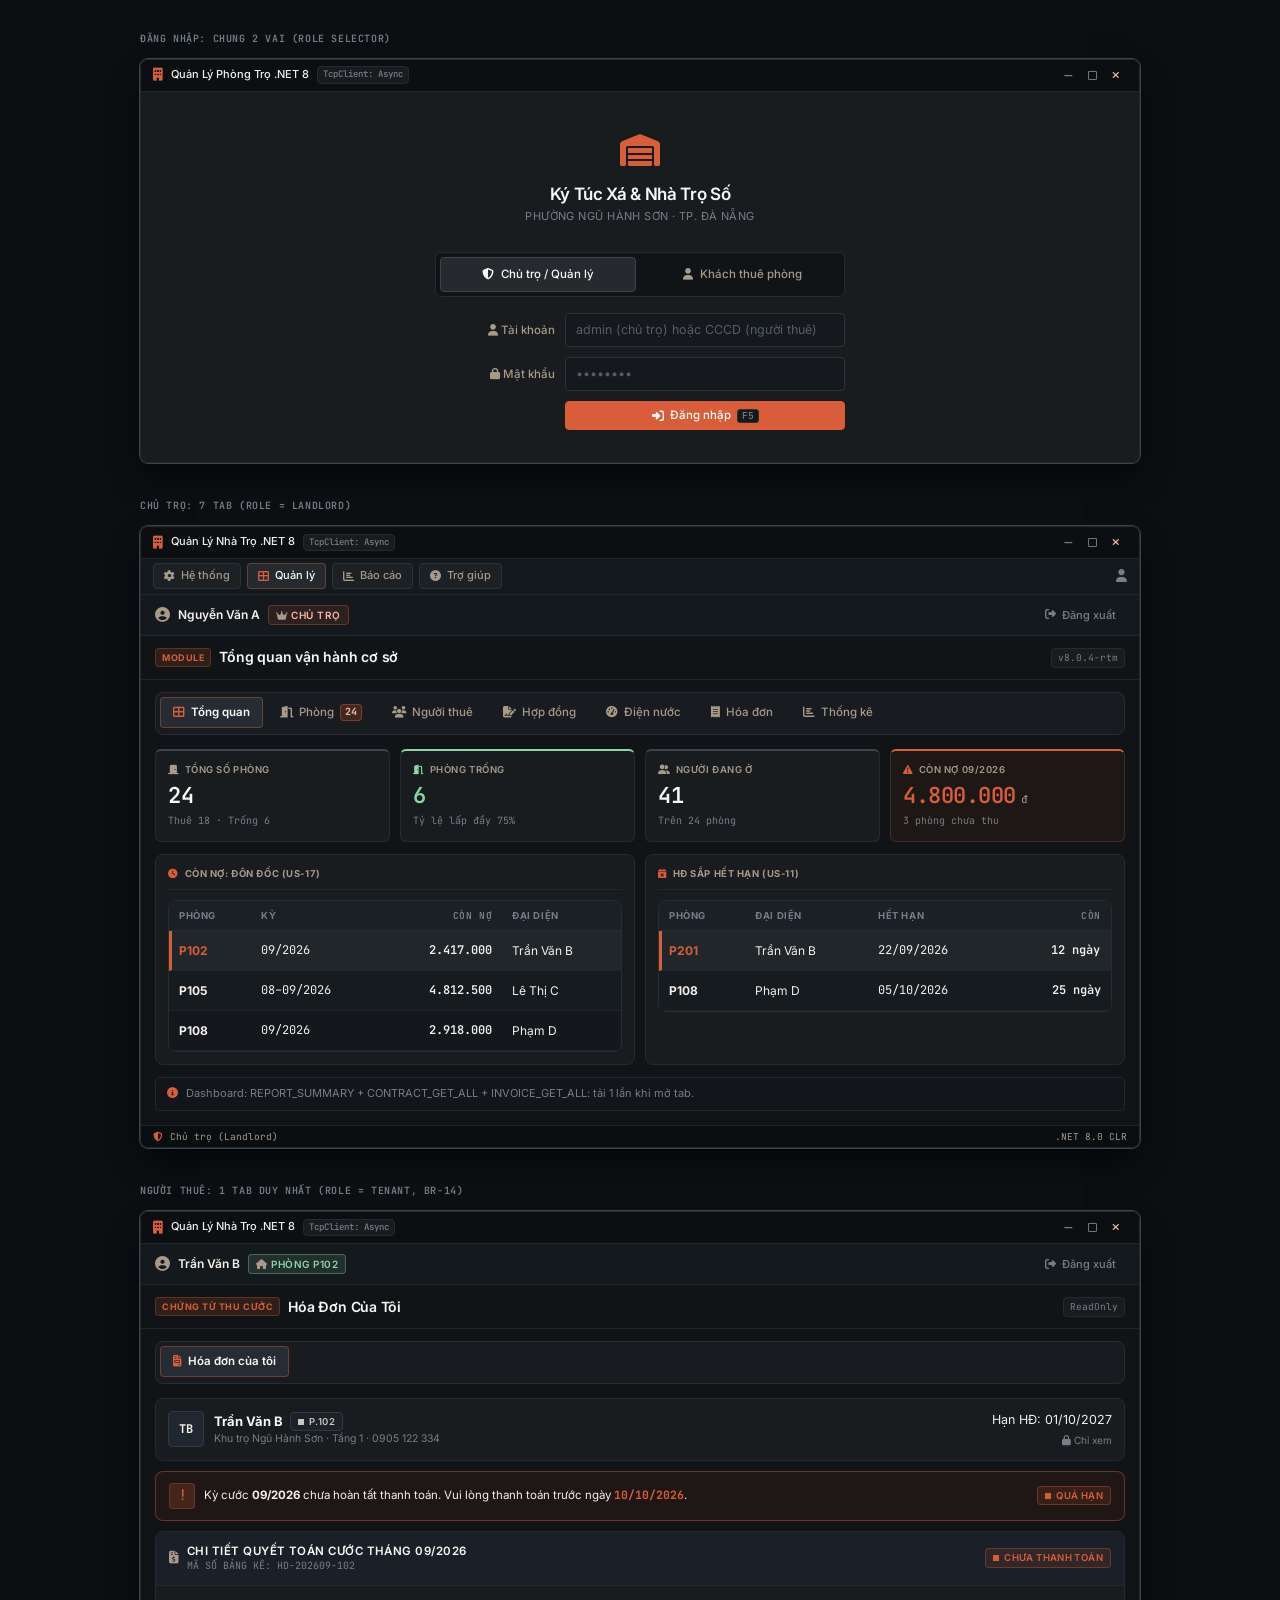
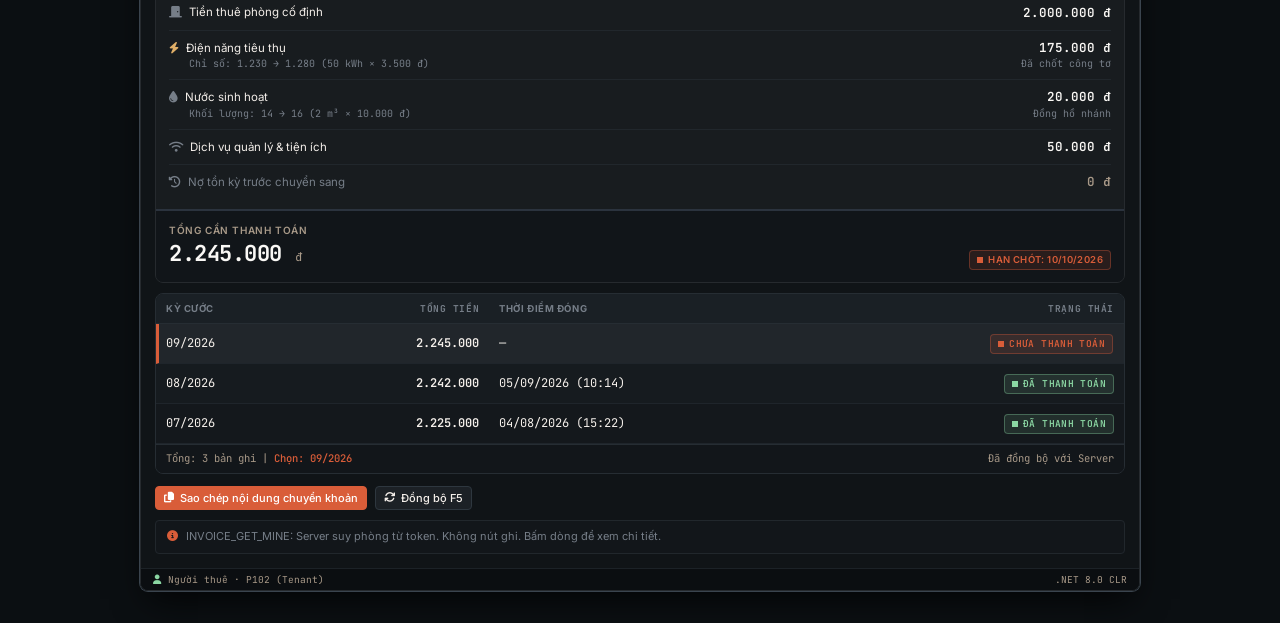
<file: docs/superpowers/mockups/wireframe-quanly-phongtro.html>
<!DOCTYPE html>
<html lang="vi">
<head>
<meta charset="UTF-8">
<meta name="viewport" content="width=device-width, initial-scale=1">
<title>Quản Lý Phòng Trọ Ngũ Hành Sơn: Terracotta &amp; Slate</title>
<link rel="preconnect" href="https://fonts.googleapis.com">
<link rel="preconnect" href="https://fonts.gstatic.com" crossorigin>
<link href="https://fonts.googleapis.com/css2?family=Inter:wght@300;400;500;600;700&family=JetBrains+Mono:wght@400;500;600&display=swap" rel="stylesheet">
<link rel="stylesheet" href="https://cdnjs.cloudflare.com/ajax/libs/font-awesome/6.5.1/css/all.min.css">
<style>
  :root{
    --canvas:#0B0F12; --base:#101417; --card:#181C1F; --panel:#1A1F24;
    --active:#21262B; --field:#15191D; --overlay:#262A2E; --hover:#1F252A;
    --hairline:#262A2E; --hair-subtle:#21272C; --hair-strong:#3A444E; --input-line:#2C3237;
    --cream:#F4EFEA; --cream-light:#FAF8F5; --muted:#A89988; --dim:#767E88; --ph:#555D66;
    --terracotta:#D95D39; --terracotta-hi:#EA6944; --terracotta-lo:#B84524; --tint:#FFB5A0;
    --sage:#8BD7A3; --sage-line:#2E4A35; --amber:#E0AF68; --amber-line:#483A24;
    --danger:#FFB4AB; --danger-bg:#32191B; --danger-line:#3E2925;
  }
  *{box-sizing:border-box;margin:0}
  body{
    background:var(--canvas);color:var(--cream);
    font-family:Inter,'Segoe UI',system-ui,sans-serif;font-size:12.5px;line-height:1.45;
    display:flex;flex-direction:column;align-items:center;gap:36px;padding:32px 16px;
    -webkit-font-smoothing:antialiased
  }
  .mono{font-family:'JetBrains Mono','SF Mono',Consolas,monospace}
  .nums{font-variant-numeric:tabular-nums}
  .preview-label{
    font-size:10px;color:var(--dim);letter-spacing:.06em;text-transform:uppercase;font-weight:600;
    width:100%;max-width:1000px;margin-bottom:-24px;font-family:'JetBrains Mono',Consolas,monospace
  }

  /* ===== window chrome ===== */
  .win{max-width:1000px;width:100%;margin:0 auto;border-radius:8px;overflow:hidden;
       border:1px solid var(--hairline);box-shadow:0 0 0 1px var(--hair-strong),0 16px 32px -8px rgba(0,0,0,.8)}
  .titlebar{
    height:32px;background:var(--canvas);color:var(--cream);
    padding:0 12px;display:flex;align-items:center;justify-content:space-between;
    font-size:11px;font-weight:500;user-select:none;border-bottom:1px solid var(--hair-subtle)
  }
  .titlebar .title{display:flex;align-items:center;gap:8px;min-width:0}
  .titlebar .title i{color:var(--terracotta);font-size:13px}
  .titlebar .ver{font-family:'JetBrains Mono',Consolas,monospace;font-size:9px;color:var(--dim);
    background:var(--card);border:1px solid var(--hairline);border-radius:4px;padding:1px 5px}
  .titlebar .win-ctrl{display:flex;gap:2px}
  .titlebar .win-ctrl span{
    width:22px;height:22px;border-radius:4px;display:inline-flex;align-items:center;justify-content:center;
    color:var(--dim);font-size:10px;cursor:default
  }
  .titlebar .win-ctrl .x{color:var(--danger)}

  /* ===== login ===== */
  .login-body{padding:36px 24px 32px;text-align:center;background:var(--card)}
  .login-body .app-icon{font-size:32px;color:var(--terracotta);margin-bottom:8px}
  .login-body .app-name{font-size:17px;font-weight:600;color:var(--cream-light);letter-spacing:-.02em;margin-bottom:2px}
  .login-body .app-sub{font-size:11px;color:var(--dim);letter-spacing:.04em;text-transform:uppercase;margin-bottom:28px}
  .login-body form{display:inline-grid;grid-template-columns:120px 280px;gap:10px;text-align:left;align-items:center}
  .login-body form label{font-size:11.5px;font-weight:500;color:var(--muted);text-align:right}
  .inp{
    padding:7px 10px;border:1px solid var(--input-line);border-radius:4px;font:inherit;font-size:12.5px;
    background:var(--field);color:var(--cream);transition:border-color .15s;width:100%
  }
  .inp::placeholder{color:var(--ph)}
  .inp:focus{border-color:var(--terracotta);outline:0;box-shadow:0 0 0 1px var(--terracotta),0 0 0 4px rgba(217,93,57,.12)}
  select.inp{height:32px;padding:4px 8px}
  /* role segmented control (from ng_nh_p template) */
  .roleseg{display:grid;grid-template-columns:1fr 1fr;gap:8px;padding:4px;background:var(--base);
    border:1px solid var(--hairline);border-radius:6px;margin-bottom:6px;grid-column:1/-1}
  .roleseg label{display:flex;align-items:center;justify-content:center;gap:7px;padding:8px 10px;border-radius:4px;
    cursor:pointer;color:var(--dim);font-size:12px;font-weight:500;border:1px solid transparent}
  .roleseg input{position:absolute;opacity:0;width:0;height:0}
  .roleseg label:hover{color:var(--cream)}
  .roleseg input:checked + span{color:var(--cream-light)}
  .roleseg label:has(input:checked){background:var(--overlay);border-color:#3D4349;color:var(--cream-light)}

  /* ===== app shell ===== */
  .app{background:var(--base)}
  /* menu strip (template: Hệ thống/Quản lý/Báo cáo/Trợ giúp) */
  .menustrip{height:36px;padding:0 12px;display:flex;align-items:center;justify-content:space-between;
    background:#14191D;border-bottom:1px solid var(--hair-subtle)}
  .menustrip .mi{height:26px;padding:0 10px;border-radius:4px;display:inline-flex;align-items:center;gap:6px;
    background:#1C2126;border:1px solid #2B3239;color:var(--muted);font-size:11px;font-weight:500;
    cursor:pointer;transition:.15s}
  .menustrip .mi i{font-size:11px}
  .menustrip .mi:hover{border-color:rgba(217,93,57,.6);color:var(--cream-light)}
  .menustrip .mi.cur{background:#242A30;border-color:rgba(217,93,57,.4);color:var(--cream-light)}
  .menustrip .mi.cur i{color:var(--terracotta)}

  .userbar{
    display:flex;justify-content:space-between;align-items:center;
    padding:8px 14px;background:#14191D;border-bottom:1px solid var(--hair-subtle);font-size:12px
  }
  .userbar .usr{display:flex;align-items:center;gap:8px}
  .userbar .usr i{color:var(--muted)}
  .userbar .usr b{color:var(--cream);font-weight:600}
  .userbar .role{border-radius:4px;padding:2px 7px;font-size:10px;font-weight:600;
    text-transform:uppercase;letter-spacing:.05em;
    background:rgba(217,93,57,.12);color:var(--tint);border:1px solid rgba(217,93,57,.35)}
  .userbar .role.tenant{background:rgba(139,215,163,.12);color:var(--sage);border-color:rgba(139,215,163,.35)}

  /* screen headline (MODULE badge row) */
  .headline{
    height:44px;padding:0 14px;display:flex;align-items:center;justify-content:space-between;
    background:var(--base);border-bottom:1px solid var(--hair-subtle);gap:10px
  }
  .headline .l{display:flex;align-items:center;gap:8px;min-width:0}
  .headline h1{font-size:14px;font-weight:600;color:var(--cream-light);letter-spacing:-.015em;
    white-space:nowrap;overflow:hidden;text-overflow:ellipsis}
  .badge-module{
    font-size:9px;font-weight:700;letter-spacing:.06em;text-transform:uppercase;
    padding:2px 6px;border-radius:4px;background:rgba(217,93,57,.15);color:var(--terracotta);
    border:1px solid rgba(217,93,57,.30);white-space:nowrap
  }
  .headline .vchip{font-family:'JetBrains Mono',Consolas,monospace;font-size:9.5px;color:var(--dim);
    background:var(--card);border:1px solid var(--hairline);border-radius:4px;padding:2px 6px;white-space:nowrap}

  /* tabs = segmented control (qu_n_l_ph_ng_tr template) */
  .tabs{
    display:flex;gap:4px;padding:4px 4px 6px;margin:12px 14px 0;overflow-x:auto;
    background:#181C20;border:1px solid #262D33;border-radius:8px;
    scrollbar-width:thin;scrollbar-color:var(--hair-strong) var(--canvas);
    overscroll-behavior-x:contain;scroll-behavior:smooth
  }
  /* thanh trượt ngang: mảnh, màu theo token, đổi Terracotta khi rê */
  .tabs::-webkit-scrollbar{height:6px}
  .tabs::-webkit-scrollbar-track{background:var(--canvas);border-radius:2px;margin:0 4px}
  .tabs::-webkit-scrollbar-thumb{background:var(--hair-strong);border-radius:2px}
  .tabs::-webkit-scrollbar-thumb:hover{background:var(--terracotta)}
  .tabs::-webkit-scrollbar-thumb:active{background:var(--terracotta-hi)}
  .tabs::-webkit-scrollbar-corner{background:var(--canvas)}
  /* dãy menu cũng cuộn ngang: cùng thanh trượt, cao 4px cho khỏi phình */
  .hscroll{overflow-x:auto;scrollbar-width:thin;scrollbar-color:var(--hair-strong) transparent;
    overscroll-behavior-x:contain;scroll-behavior:smooth}
  .hscroll::-webkit-scrollbar{height:4px}
  .hscroll::-webkit-scrollbar-track{background:transparent}
  .hscroll::-webkit-scrollbar-thumb{background:#2B3239;border-radius:2px}
  .hscroll::-webkit-scrollbar-thumb:hover{background:var(--terracotta)}
  .tab{
    padding:6px 12px;font-size:11.5px;color:var(--muted);border-radius:4px;border:1px solid transparent;
    cursor:pointer;white-space:nowrap;display:flex;align-items:center;gap:6px;transition:.15s;font-weight:500
  }
  .tab:hover{color:var(--cream);background:#1E2429}
  .tab.on{background:#252C33;border-color:rgba(217,93,57,.40);color:var(--cream-light);font-weight:600}
  .tab.on i{color:var(--terracotta)}
  .tab .cnt{font-family:'JetBrains Mono',Consolas,monospace;font-size:10px;font-weight:700;
    background:rgba(217,93,57,.20);color:var(--tint);border:1px solid rgba(217,93,57,.40);
    border-radius:4px;padding:0 4px}
  .content{padding:14px}

  .toolbar{
    display:flex;gap:8px;align-items:center;margin-bottom:12px;flex-wrap:wrap;
    background:#161B1F;border:1px solid #262D33;border-radius:8px;padding:6px
  }
  .toolbar .spacer{flex:1}
  .toolbar .inp{background:#1C2126;border-color:#2C343B}
  .toolbar select{height:30px}
  .divider{width:1px;height:16px;background:#2A3138}

  /* buttons */
  .btn,.btn:link,.btn:visited{
    display:inline-flex;align-items:center;gap:6px;padding:6px 11px;border-radius:4px;
    font:inherit;font-size:11.5px;font-weight:500;cursor:pointer;text-decoration:none;
    transition:all .15s;white-space:nowrap;line-height:1.3;border:1px solid transparent
  }
  .btn i{font-size:12px}
  .btn-primary{background:var(--terracotta);color:#fff;border-color:var(--terracotta)}
  .btn-primary:hover{background:var(--terracotta-hi);border-color:var(--terracotta-hi)}
  .btn-primary:active{background:var(--terracotta-lo)}
  .btn-outline{background:#1C2126;color:var(--cream);border-color:#2E373F}
  .btn-outline:hover{background:#272F36;border-color:var(--hair-strong)}
  .btn-ghost{background:0 0;color:var(--dim);border-color:transparent}
  .btn-ghost:hover{background:var(--hover);color:var(--cream)}
  .btn-danger{background:#1F252A;color:var(--danger);border-color:var(--danger-line)}
  .btn-danger:hover{background:var(--danger-bg)}
  .btn-sm{padding:4px 8px;font-size:11px}
  .btn-sm i{font-size:11px}
  .btn[disabled]{opacity:.4;cursor:default;pointer-events:none}
  kbd{font-family:'JetBrains Mono',Consolas,monospace;font-size:9.5px;color:var(--dim);
    background:var(--field);border:1px solid #2B3036;border-radius:3px;padding:0 4px}

  /* KPI blocks with 2px semantic top rule */
  .kpis{display:grid;grid-template-columns:repeat(4,1fr);gap:10px;margin-bottom:12px}
  .kpi{
    background:var(--card);border:1px solid var(--hairline);border-top:2px solid var(--hair-strong);
    border-radius:6px;padding:12px;display:flex;flex-direction:column;gap:3px
  }
  .kpi .lbl{font-size:9.5px;font-weight:600;color:var(--muted);text-transform:uppercase;letter-spacing:.06em;
    display:flex;align-items:center;gap:5px}
  .kpi .val{font-size:22px;font-weight:600;font-family:'JetBrains Mono',Consolas,monospace;
    color:var(--cream-light);letter-spacing:-.02em;display:flex;align-items:baseline;gap:5px}
  .kpi .val i{font-size:15px;color:var(--muted)}
  .kpi .sub{font-size:10px;color:var(--dim);font-family:'JetBrains Mono',Consolas,monospace}
  .kpi.green{border-top-color:var(--sage)}
  .kpi.green .val{color:var(--sage)}
  .kpi.green .val i,.kpi.green .lbl i{color:var(--sage)}
  .kpi.warn{background:#1D1715;border-color:#432C25;border-top:2px solid var(--terracotta)}
  .kpi.warn .val{color:var(--terracotta)}
  .kpi.warn .val i,.kpi.warn .lbl i{color:var(--terracotta)}
  .kpi.amber{border-top-color:var(--amber)}
  .kpi.amber .val{color:var(--amber)}
  .kpi.amber .val i,.kpi.amber .lbl i{color:var(--amber)}

  .duo{display:grid;grid-template-columns:1fr 1fr;gap:10px;margin-bottom:12px}
  .card{background:var(--card);border:1px solid var(--hairline);border-radius:8px;padding:12px}
  .card .hdr{font-size:9.5px;font-weight:700;color:var(--muted);text-transform:uppercase;letter-spacing:.06em;
    margin-bottom:10px;padding-bottom:8px;border-bottom:1px solid var(--hair-subtle);
    display:flex;align-items:center;gap:6px}
  .card .hdr i{color:var(--terracotta)}

  /* data grid */
  .tblwrap{background:#14181C;border:1px solid #262D33;border-radius:8px;overflow:hidden}
  table.tbl{width:100%;border-collapse:separate;border-spacing:0;font-size:12px}
  .tbl th{
    text-align:left;padding:8px 10px;font-size:9.5px;font-weight:700;letter-spacing:.06em;
    text-transform:uppercase;color:var(--dim);background:#1A2025;
    border-bottom:1px solid #262D33;white-space:nowrap
  }
  .tbl td{
    padding:9px 10px;border-bottom:1px solid #1F252B;background:transparent;
    color:var(--cream);white-space:nowrap;height:40px
  }
  .tbl tbody tr:nth-child(even) td{background:#161B1F}
  .tbl tbody tr:hover td{background:#1A2026}
  .tbl tbody tr.sel td{background:var(--active);
    border-left:0}
  .tbl tbody tr.sel td:first-child{border-left:3px solid var(--terracotta);padding-left:7px}
  .tbl tbody tr.sel td:first-child b{color:var(--terracotta)}
  .tbl tbody tr.sel td:last-child{border-right:1px solid var(--hair-subtle)}
  .tbl .num{text-align:right;font-variant-numeric:tabular-nums;font-family:'JetBrains Mono',Consolas,monospace}
  .tbl .empty td{color:var(--dim);font-style:italic;text-align:center;padding:24px}
  .tblfoot{
    background:#12161A;padding:6px 10px;border-top:1px solid #262D33;
    display:flex;align-items:center;justify-content:space-between;
    font-size:10.5px;font-family:'JetBrains Mono',Consolas,monospace;color:var(--muted)
  }
  .tblfoot .sel-txt{color:var(--terracotta);font-weight:500}

  /* status tags: 4px radius, NO pills */
  .tag{
    display:inline-flex;align-items:center;gap:5px;padding:2px 7px;border-radius:4px;
    font-size:9.5px;font-weight:600;letter-spacing:.04em;text-transform:uppercase;
    border:1px solid var(--hair-strong);background:var(--card);color:var(--muted)
  }
  .tag::before{content:'';width:6px;height:6px;background:currentColor;flex:none}
  .tag.avail{background:#1C2227;color:#CAC6C1;border-color:#313A42}
  .tag.rent{background:rgba(139,215,163,.12);color:var(--sage);border-color:rgba(139,215,163,.35)}
  .tag.done{background:rgba(139,215,163,.12);color:var(--sage);border-color:rgba(139,215,163,.35)}
  .tag.paid{background:rgba(139,215,163,.12);color:var(--sage);border-color:rgba(139,215,163,.35)}
  .tag.warn{background:#2A2319;color:var(--amber);border-color:var(--amber-line)}
  .tag.unpaid{background:rgba(217,93,57,.12);color:var(--terracotta);border-color:rgba(217,93,57,.35)}
  .tag.bad{background:rgba(217,93,57,.12);color:var(--terracotta);border-color:rgba(217,93,57,.35)}
  .due-red{color:var(--terracotta);font-weight:600;font-family:'JetBrains Mono',Consolas,monospace}
  .amount{font-family:'JetBrains Mono',Consolas,monospace;font-variant-numeric:tabular-nums;color:var(--cream-light);font-weight:600}
  .rowbn{display:flex;gap:8px;align-items:center;margin-top:12px;flex-wrap:wrap}
  .note{margin-top:10px;font-size:11px;color:var(--dim);padding:8px 11px;background:#12161A;
    border:1px solid var(--hair-subtle);border-radius:4px}
  .note i{margin-right:5px;color:var(--terracotta)}

  /* forms */
  .formr{display:flex;gap:12px;align-items:center;margin-bottom:12px;flex-wrap:wrap;font-size:12px}
  .formr label{color:var(--muted);font-weight:500;min-width:64px;font-size:11.5px}

  .calc{
    background:var(--card);border:1px solid var(--hairline);border-radius:8px;padding:14px 16px;margin-bottom:12px;
    display:grid;gap:9px
  }
  .calc .row{display:flex;align-items:center;gap:9px;font-size:12px;flex-wrap:wrap;
    padding-bottom:8px;border-bottom:1px solid var(--hair-subtle)}
  .calc .row:last-child{border-bottom:0;padding-bottom:0}
  .calc .row .tot{margin-left:auto;font-weight:600;color:var(--tint);
    font-family:'JetBrains Mono',Consolas,monospace;font-variant-numeric:tabular-nums}
  .calc .row input{width:74px}
  .calc .row input:disabled{background:#12161A;color:var(--dim);border-color:var(--hair-subtle)}
  .calc .row>i{width:14px;text-align:center}
  .meter{height:6px;background:#12161A;border:1px solid #2A3239;border-radius:4px;overflow:hidden;margin-top:5px}
  .meter i{display:block;height:100%;background:var(--sage)}
  .meter i.gold{background:var(--terracotta)}

  /* status strip (system footer) */
  .statusstrip{
    height:22px;padding:0 12px;background:#0B0E11;border-top:1px solid #1C2227;
    display:flex;align-items:center;justify-content:space-between;
    font-family:'JetBrains Mono',Consolas,monospace;font-size:9.5px;color:var(--muted)
  }
  .statusstrip .l,.statusstrip .r{display:flex;align-items:center;gap:7px;min-width:0}
  .statusstrip .l{font-family:inherit;font-size:9.5px}
  .statusstrip .sep{color:#252C33}
  .statusstrip .warnc{color:var(--terracotta)}

  [hidden]{display:none!important}
  .chartbar{display:flex;align-items:flex-end;gap:6px;height:104px;padding:6px 2px 0}
  .chartbar .b{flex:1;background:#262A2E;border:1px solid #2E3338;border-radius:3px 3px 0 0;position:relative}
  .chartbar .b.on{background:rgba(217,93,57,.35);border-color:rgba(217,93,57,.6)}
  .chartbar .b b{position:absolute;bottom:-17px;left:0;right:0;text-align:center;font-size:9px;
    color:var(--dim);font-family:'JetBrains Mono',Consolas,monospace;font-weight:400}
  .chartbar .b i{position:absolute;top:-16px;left:0;right:0;text-align:center;font-size:9.5px;
    color:var(--muted);font-family:'JetBrains Mono',Consolas,monospace;font-style:normal}
  .barchart{margin-bottom:26px}
</style>
</head>
<body>

<!-- ====== LOGIN ====== -->
<div class="preview-label">Đăng nhập: chung 2 vai (role selector)</div>
<div class="win" id="login">
  <div class="titlebar">
    <div class="title">
      <i class="fas fa-building"></i>
      <span>Quản Lý Phòng Trọ .NET 8</span>
      <span class="ver">TcpClient: Async</span>
    </div>
    <div class="win-ctrl"><span><i class="fas fa-minus"></i></span><span><i class="far fa-square"></i></span><span class="x"><i class="fas fa-times"></i></span></div>
  </div>
  <div class="login-body">
    <div class="app-icon"><i class="fas fa-warehouse"></i></div>
    <div class="app-name">Ký Túc Xá &amp; Nhà Trọ Số</div>
    <div class="app-sub">Phường Ngũ Hành Sơn · TP. Đà Nẵng</div>
    <form onsubmit="doLogin();return false">
      <div class="roleseg" style="grid-column:1/-1">
        <label><input type="radio" name="role" value="LANDLORD" checked onchange="roleSwitch()"><i class="fas fa-shield-alt"></i><span>Chủ trọ / Quản lý</span></label>
        <label><input type="radio" name="role" value="TENANT" onchange="roleSwitch()"><i class="fas fa-user"></i><span>Khách thuê phòng</span></label>
      </div>
      <label id="lblAcc"><i class="fas fa-user"></i> Tài khoản</label>
      <input class="inp mono" id="lu" placeholder="admin (chủ trọ) hoặc CCCD (người thuê)">
      <label><i class="fas fa-lock"></i> Mật khẩu</label>
      <input class="inp mono" type="password" id="lp" placeholder="••••••••">
      <label></label>
      <button class="btn btn-primary" style="justify-content:center"><i class="fas fa-sign-in-alt"></i> Đăng nhập <kbd>F5</kbd></button>
    </form>
  </div>
</div>

<!-- ====== LANDLORD SHELL ====== -->
<div class="preview-label">Chủ trọ: 7 tab (role = Landlord)</div>
<div class="win" id="landlord">
  <div class="titlebar">
    <div class="title">
      <i class="fas fa-building"></i>
      <span>Quản Lý Nhà Trọ .NET 8</span>
      <span class="ver">TcpClient: Async</span>
    </div>
    <div class="win-ctrl"><span><i class="fas fa-minus"></i></span><span><i class="far fa-square"></i></span><span class="x"><i class="fas fa-times"></i></span></div>
  </div>
  <div class="app">
    <!-- menu strip -->
    <div class="menustrip">
      <div class="hscroll" style="display:flex;gap:6px">
        <span class="mi"><i class="fas fa-cog"></i> Hệ thống</span>
        <span class="mi cur"><i class="fas fa-th-large"></i> Quản lý</span>
        <span class="mi"><i class="fas fa-chart-bar"></i> Báo cáo</span>
        <span class="mi"><i class="fas fa-question-circle"></i> Trợ giúp</span>
      </div>
      <span style="color:var(--dim)"><i class="fas fa-user"></i></span>
    </div>
    <!-- userbar -->
    <div class="userbar">
      <div class="usr">
        <i class="fas fa-user-circle fa-lg"></i> <b id="uname">Nguyễn Văn A</b>
        <span class="role"><i class="fas fa-crown"></i> Chủ trọ</span>
      </div>
      <div style="display:flex;align-items:center;gap:8px">
        <button class="btn btn-ghost btn-sm" onclick="logout()"><i class="fas fa-sign-out-alt"></i> Đăng xuất</button>
      </div>
    </div>
    <!-- module headline -->
    <div class="headline">
      <div class="l">
        <span class="badge-module">Module</span>
        <h1 id="modtitle">Tổng quan vận hành cơ sở</h1>
      </div>
      <span class="vchip">v8.0.4-rtm</span>
    </div>
    <div class="tabs">
      <div class="tab on" data-tab="dash" onclick="showTab(this)"><i class="fas fa-th-large"></i> Tổng quan</div>
      <div class="tab" data-tab="rooms" onclick="showTab(this)"><i class="fas fa-door-open"></i> Phòng <span class="cnt">24</span></div>
      <div class="tab" data-tab="tenants" onclick="showTab(this)"><i class="fas fa-users"></i> Người thuê</div>
      <div class="tab" data-tab="contracts" onclick="showTab(this)"><i class="fas fa-file-signature"></i> Hợp đồng</div>
      <div class="tab" data-tab="utils" onclick="showTab(this)"><i class="fas fa-tachometer-alt"></i> Điện nước</div>
      <div class="tab" data-tab="invoices" onclick="showTab(this)"><i class="fas fa-receipt"></i> Hóa đơn</div>
      <div class="tab" data-tab="reports" onclick="showTab(this)"><i class="fas fa-chart-bar"></i> Thống kê</div>
    </div>
    <div class="content">

      <!-- DASHBOARD -->
      <div id="tab-dash">
        <div class="kpis">
          <div class="kpi"><div class="lbl"><i class="fas fa-door-closed"></i> Tổng số phòng</div><div class="val">24</div><div class="sub">Thuê 18 · Trống 6</div></div>
          <div class="kpi green"><div class="lbl"><i class="fas fa-door-open"></i> Phòng trống</div><div class="val">6</div><div class="sub">Tỷ lệ lấp đầy 75%</div></div>
          <div class="kpi"><div class="lbl"><i class="fas fa-user-friends"></i> Người đang ở</div><div class="val">41</div><div class="sub">Trên 24 phòng</div></div>
          <div class="kpi warn"><div class="lbl"><i class="fas fa-exclamation-triangle"></i> Còn nợ 09/2026</div><div class="val">4.800.000 <span style="font-size:11px;font-weight:400;color:var(--muted)">đ</span></div><div class="sub">3 phòng chưa thu</div></div>
        </div>
        <div class="duo">
          <div class="card">
            <div class="hdr"><i class="fas fa-clock"></i> Còn nợ: đôn đốc (US-17)</div>
            <div class="tblwrap">
            <table class="tbl">
              <thead><tr><th>Phòng</th><th>Kỳ</th><th class="num">Còn nợ</th><th>Đại diện</th></tr></thead>
              <tbody>
                <tr><td><b>P102</b></td><td class="mono">09/2026</td><td class="num due-red">2.417.000</td><td>Trần Văn B</td></tr>
                <tr><td><b>P105</b></td><td class="mono">08–09/2026</td><td class="num due-red">4.812.500</td><td>Lê Thị C</td></tr>
                <tr><td><b>P108</b></td><td class="mono">09/2026</td><td class="num due-red">2.918.000</td><td>Phạm D</td></tr>
              </tbody>
            </table>
            </div>
          </div>
          <div class="card">
            <div class="hdr"><i class="fas fa-calendar-times"></i> HĐ sắp hết hạn (US-11)</div>
            <div class="tblwrap">
            <table class="tbl">
              <thead><tr><th>Phòng</th><th>Đại diện</th><th>Hết hạn</th><th class="num">Còn</th></tr></thead>
              <tbody>
                <tr><td><b>P201</b></td><td>Trần Văn B</td><td class="mono">22/09/2026</td><td class="num due-red">12 ngày</td></tr>
                <tr><td><b>P108</b></td><td>Phạm D</td><td class="mono">05/10/2026</td><td class="num due-red">25 ngày</td></tr>
              </tbody>
            </table>
            </div>
          </div>
        </div>
        <div class="note"><i class="fas fa-info-circle"></i> Dashboard: REPORT_SUMMARY + CONTRACT_GET_ALL + INVOICE_GET_ALL: tải 1 lần khi mở tab.</div>
      </div>

      <!-- ROOMS -->
      <div id="tab-rooms" hidden>
        <div class="toolbar">
          <input class="inp" placeholder="Tìm phòng…" style="width:170px">
          <select class="inp"><option>Tất cả trạng thái</option><option>Trống</option><option>Đang thuê</option><option>Bảo trì</option></select>
          <span class="spacer"></span>
          <button class="btn btn-outline btn-sm"><i class="fas fa-plus"></i> Thêm (F1)</button>
          <button class="btn btn-outline btn-sm"><i class="fas fa-edit"></i> Sửa (F2)</button>
          <button class="btn btn-danger btn-sm"><i class="fas fa-trash"></i> Xóa</button>
          <span class="divider"></span>
          <button class="btn btn-ghost btn-sm"><i class="fas fa-sync"></i> F5</button>
        </div>
        <div class="tblwrap">
        <table class="tbl">
          <thead>
            <tr><th>Số phòng</th><th class="num">Giá/tháng</th><th class="num">Sức chứa</th><th class="num">Đang ở</th><th>Trạng thái</th><th>Mô tả</th><th></th></tr>
          </thead>
          <tbody>
            <tr><td><b>P101</b></td><td class="num">2.500.000</td><td class="num">2</td><td class="num due-red">2/2</td><td><span class="tag rent">Đang thuê</span></td><td>Tầng 1</td><td><button class="btn btn-outline btn-sm"><i class="fas fa-edit"></i></button> <button class="btn btn-danger btn-sm"><i class="fas fa-trash"></i></button></td></tr>
            <tr><td><b>P102</b></td><td class="num">2.000.000</td><td class="num">2</td><td class="num">1/2</td><td><span class="tag rent">Đang thuê</span></td><td></td><td><button class="btn btn-outline btn-sm"><i class="fas fa-edit"></i></button> <button class="btn btn-danger btn-sm" disabled><i class="fas fa-trash"></i></button></td></tr>
            <tr><td><b>P103</b></td><td class="num">1.800.000</td><td class="num">4</td><td class="num">0/4</td><td><span class="tag avail">Phòng trống</span></td><td>Tầng trệt</td><td><button class="btn btn-outline btn-sm"><i class="fas fa-edit"></i></button> <button class="btn btn-danger btn-sm"><i class="fas fa-trash"></i></button></td></tr>
            <tr><td><b>P104</b></td><td class="num">1.800.000</td><td class="num">4</td><td class="num">3/4</td><td><span class="tag rent">Đang thuê</span></td><td></td><td><button class="btn btn-outline btn-sm"><i class="fas fa-edit"></i></button> <button class="btn btn-danger btn-sm" disabled><i class="fas fa-trash"></i></button></td></tr>
            <tr><td><b>P201</b></td><td class="num">3.600.000</td><td class="num">2</td><td class="num">0/2</td><td><span class="tag warn">Bảo trì</span></td><td>Thay máy lạnh</td><td><button class="btn btn-outline btn-sm"><i class="fas fa-edit"></i></button> <button class="btn btn-danger btn-sm"><i class="fas fa-trash"></i></button></td></tr>
          </tbody>
        </table>
        <div class="tblfoot"><span>Tổng: 5 bản ghi <span class="sep">|</span> <span class="sel-txt">Chọn: P101</span></span><span>Đã đồng bộ với Server</span></div>
        </div>
        <div class="note"><i class="fas fa-info-circle"></i> Chỉ xóa được phòng trống (BR-12). Số người = đếm trực tiếp từ tenants.</div>
      </div>

      <!-- TENANTS -->
      <div id="tab-tenants" hidden>
        <div class="toolbar">
          <label style="color:var(--muted);font-size:11.5px">Phòng</label>
          <select class="inp" style="width:150px"><option>P101 (đầy)</option><option selected>P102 (1/2)</option><option>P103 (trống)</option></select>
          <button class="btn btn-primary btn-sm"><i class="fas fa-user-plus"></i> Thêm</button>
          <span class="spacer"></span>
          <span style="font-size:10.5px;color:var(--dim)"><i class="fas fa-key" style="color:var(--terracotta)"></i> Mật khẩu mặc định = 6 số cuối CCCD</span>
        </div>
        <div class="tblwrap">
        <table class="tbl">
          <thead><tr><th>Họ tên</th><th>CCCD</th><th>Ngày sinh</th><th>SĐT</th><th>Quê quán</th><th>Tạm trú</th><th></th></tr></thead>
          <tbody>
            <tr>
              <td><b>Trần Văn B</b></td><td class="mono">0482 0301 2XXX</td><td class="mono">15/03/2004</td><td class="mono">0905 122 334</td><td>Quảng Nam</td>
              <td><span class="tag done">Đã nộp</span></td>
              <td><button class="btn btn-outline btn-sm"><i class="fas fa-key"></i></button></td>
            </tr>
            <tr>
              <td><b>Ngô Thị E</b></td><td class="mono">0482 0988 7XXX</td><td class="mono">02/11/2003</td><td class="mono">0356 887 010</td><td>Quảng Ngãi</td>
              <td><span class="tag warn">Chưa nộp</span></td>
              <td><button class="btn btn-outline btn-sm"><i class="fas fa-key"></i></button></td>
            </tr>
          </tbody>
        </table>
        <div class="tblfoot"><span>Tổng: 2 bản ghi <span class="sep">|</span> <span class="sel-txt">Chọn: Trần Văn B</span></span><span>Đã đồng bộ với Server</span></div>
        </div>
        <div class="rowbn">
          <button class="btn btn-outline btn-sm"><i class="fas fa-edit"></i> Sửa</button>
          <button class="btn btn-outline btn-sm"><i class="fas fa-arrows-alt-h"></i> Chuyển phòng</button>
          <button class="btn btn-outline btn-sm"><i class="fas fa-sign-out-alt"></i> Trả phòng</button>
          <button class="btn btn-danger btn-sm"><i class="fas fa-user-slash"></i> Xóa hồ sơ</button>
        </div>
        <div class="note"><i class="fas fa-info-circle"></i> Xóa hồ sơ chỉ khả dụng khi đã trả phòng (US-06).</div>
      </div>

      <!-- CONTRACTS -->
      <div id="tab-contracts" hidden>
        <div class="toolbar">
          <input class="inp" placeholder="Tìm CCCD, SĐT, tên khách hoặc số phòng…" style="width:280px">
          <select class="inp" style="width:190px">
            <option>Tất cả hợp đồng (18)</option><option>Đang hiệu lực (14)</option><option>Sắp hết hạn ≤ 30 ngày (3)</option><option>Đã thanh lý (1)</option>
          </select>
          <span class="spacer"></span>
          <button class="btn btn-primary btn-sm"><i class="fas fa-file"></i> Lập hợp đồng</button>
          <button class="btn btn-outline btn-sm"><i class="fas fa-sync"></i> Tải lại</button>
        </div>
        <div class="kpis" style="grid-template-columns:repeat(3,1fr)">
          <div class="kpi green"><div class="lbl"><i class="fas fa-verified"></i> Hiệu lực</div><div class="val">14 <span style="font-size:11px;font-weight:400;color:var(--muted)">/ 18 HĐ</span></div></div>
          <div class="kpi warn"><div class="lbl"><i class="fas fa-hourglass-half"></i> Sắp hết</div><div class="val">03 <span style="font-size:11px;font-weight:400;color:var(--muted)">≤ 30 ngày</span></div></div>
          <div class="kpi"><div class="lbl"><i class="fas fa-piggy-bank"></i> Tổng cọc</div><div class="val">48.500.000 <span style="font-size:11px;font-weight:400;color:var(--muted)">đ</span></div></div>
        </div>
        <div class="tblwrap">
        <table class="tbl">
          <thead><tr><th>Phòng</th><th>Đại diện</th><th>Bắt đầu</th><th>Kết thúc</th><th class="num">Còn</th><th class="num">Giá thuê</th><th class="num">Cọc</th><th>Trạng thái</th></tr></thead>
          <tbody>
            <tr>
              <td><b>P101</b></td><td>Trần Văn B</td><td class="mono">01/09/2025</td><td class="mono">22/09/2026</td><td class="num due-red">12 ngày</td><td class="num">2.500.000</td><td class="num">5.000.000</td>
              <td><span class="tag warn">Sắp hết hạn</span></td>
            </tr>
            <tr>
              <td><b>P102</b></td><td>Trần Văn B</td><td class="mono">01/10/2025</td><td class="mono">01/10/2027</td><td class="num">1 năm 20 ngày</td><td class="num">2.000.000</td><td class="num">4.000.000</td>
              <td><span class="tag rent">Đang hiệu lực</span></td>
            </tr>
            <tr>
              <td><b>P103</b></td><td>—</td><td class="mono">01/06/2024</td><td class="mono">31/05/2025</td><td class="num">—</td><td class="num">1.800.000</td><td class="num">0</td>
              <td><span class="tag bad">Đã thanh lý</span></td>
            </tr>
          </tbody>
        </table>
        <div class="tblfoot"><span>Tổng: 3 bản ghi <span class="sep">|</span> <span class="sel-txt">Chọn: P101</span></span><span>Đã đồng bộ với Server</span></div>
        </div>
        <div class="rowbn">
          <button class="btn btn-outline btn-sm"><i class="fas fa-calendar-plus"></i> Gia hạn…</button>
          <button class="btn btn-outline btn-sm"><i class="fas fa-ban"></i> Chấm dứt…</button>
        </div>
        <div class="note"><i class="fas fa-info-circle"></i> Cột "Còn" &lt; 30 ngày tô Terracotta: US-11.</div>
      </div>

      <!-- UTILITIES -->
      <div id="tab-utils" hidden>
        <div class="toolbar">
          <label style="color:var(--muted);font-size:11.5px">Phòng</label>
          <select class="inp" style="width:120px"><option>P101</option><option>P102</option></select>
          <label style="color:var(--muted);font-size:11.5px">Tháng</label>
          <select class="inp" style="width:112px"><option>09/2026</option><option>08/2026</option></select>
          <span class="spacer"></span>
          <span class="tag rent">Sẵn sàng chốt</span>
        </div>
        <div class="calc">
          <div class="row">
            <i class="fas fa-bolt" style="color:var(--amber)"></i> <span style="color:var(--muted)">Điện</span>
            <span style="color:var(--dim);font-size:11px">cũ</span> <input class="inp mono" value="350" disabled>
            <span style="color:var(--dim);font-size:11px">mới</span> <input class="inp mono" value="425">
            <span style="color:var(--dim);font-size:11px">× giá</span> <input class="inp mono" value="3500">
            <span class="tot">262.500 đ</span>
          </div>
          <div class="row">
            <i class="fas fa-tint" style="color:var(--dim)"></i> <span style="color:var(--muted)">Nước</span>
            <span style="color:var(--dim);font-size:11px">cũ</span> <input class="inp mono" value="12" disabled>
            <span style="color:var(--dim);font-size:11px">mới</span> <input class="inp mono" value="15">
            <span style="color:var(--dim);font-size:11px">× giá</span> <input class="inp mono" value="10000">
            <span class="tot">30.000 đ</span>
          </div>
        </div>
        <div class="rowbn">
          <button class="btn btn-primary btn-sm"><i class="fas fa-save"></i> Lưu chỉ số</button>
        </div>
        <div class="note"><i class="fas fa-info-circle"></i> Chỉ số cũ tự điền từ kỳ trước. Server tính tiền, preview chỉ để xem (US-12/13).</div>
      </div>

      <!-- INVOICES -->
      <div id="tab-invoices" hidden>
        <div class="toolbar">
          <span style="color:var(--muted);font-weight:500;font-size:11.5px">Tháng</span>
          <select class="inp" style="width:112px"><option>09/2026</option><option>08/2026</option></select>
          <span style="color:var(--muted);font-weight:500;font-size:11.5px">Phòng</span>
          <select class="inp" style="width:112px"><option>Tất cả</option><option>P101</option><option>P102</option></select>
          <span class="spacer"></span>
          <button class="btn btn-primary btn-sm"><i class="fas fa-file-invoice"></i> Lập hóa đơn tháng</button>
        </div>
        <div class="tblwrap">
        <table class="tbl">
          <thead><tr><th>Phòng</th><th class="num">Tiền phòng</th><th class="num">Điện</th><th class="num">Nước</th><th class="num">Khác</th><th class="num">Tổng</th><th>Trạng thái</th><th></th></tr></thead>
          <tbody>
            <tr>
              <td><b>P101</b></td><td class="num">2.500.000</td><td class="num">262.500</td><td class="num">30.000</td><td class="num">50.000</td><td class="num amount">2.842.500</td>
              <td><span class="tag unpaid">Chưa thu</span></td>
              <td><button class="btn btn-primary btn-sm"><i class="fas fa-hand-holding-usd"></i> Thu</button></td>
            </tr>
            <tr>
              <td><b>P102</b></td><td class="num">2.000.000</td><td class="num">175.000</td><td class="num">20.000</td><td class="num">50.000</td><td class="num amount">2.245.000</td>
              <td><span class="tag paid">Đã thu</span></td>
              <td><button class="btn btn-outline btn-sm" disabled><i class="fas fa-hand-holding-usd"></i> Thu</button></td>
            </tr>
          </tbody>
        </table>
        <div class="tblfoot"><span>Tổng: 2 bản ghi <span class="sep">|</span> <span class="sel-txt">Chọn: P101</span></span><span>Đã đồng bộ với Server</span></div>
        </div>
        <div class="note"><i class="fas fa-info-circle"></i> Đã thu = bất biến (BR-11). Server tự tính mọi khoản, Client chỉ gửi Phòng + Tháng + Phí khác.</div>
      </div>

      <!-- REPORTS -->
      <div id="tab-reports" hidden>
        <div class="toolbar">
          <label style="color:var(--muted);font-size:11.5px">Kỳ</label>
          <select class="inp" style="width:112px"><option>09/2026</option><option>08/2026</option></select>
          <button class="btn btn-outline btn-sm"><i class="fas fa-eye"></i> Xem</button>
          <span class="spacer"></span>
          <button class="btn btn-outline btn-sm"><i class="fas fa-file-csv"></i> Xuất CSV tạm trú</button>
        </div>
        <div class="kpis" style="grid-template-columns:repeat(3,1fr)">
          <div class="kpi green"><div class="lbl"><i class="fas fa-check-circle"></i> Đã thu 09/2026</div><div class="val">15.400.000 <span style="font-size:11px;font-weight:400;color:var(--muted)">đ</span></div></div>
          <div class="kpi warn"><div class="lbl"><i class="fas fa-exclamation-circle"></i> Còn nợ</div><div class="val">4.800.000 <span style="font-size:11px;font-weight:400;color:var(--muted)">đ</span></div></div>
          <div class="kpi"><div class="lbl"><i class="fas fa-percent"></i> Lấp đầy</div><div class="val">75%</div><div class="meter"><i style="width:75%"></i></div></div>
        </div>
        <div class="card barchart">
          <div class="hdr"><i class="fas fa-chart-bar"></i> Đã thu theo tháng</div>
          <div class="chartbar">
            <div class="b" style="height:58%"><i>12,4Tr</i><b>05</b></div>
            <div class="b" style="height:66%"><i>14,1Tr</i><b>06</b></div>
            <div class="b" style="height:72%"><i>15,3Tr</i><b>07</b></div>
            <div class="b" style="height:88%"><i>18,9Tr</i><b>08</b></div>
            <div class="b on" style="height:72%"><i>15,4Tr</i><b>09</b></div>
          </div>
        </div>
        <div class="tblwrap">
        <table class="tbl">
          <thead><tr><th>Tháng</th><th class="num">Đã thu</th><th class="num">Còn nợ</th><th class="num">Tổng phải thu</th></tr></thead>
          <tbody>
            <tr><td class="mono">09/2026</td><td class="num">15.400.000</td><td class="num due-red">4.800.000</td><td class="num">20.200.000</td></tr>
            <tr><td class="mono">08/2026</td><td class="num">18.900.000</td><td class="num">0</td><td class="num">18.900.000</td></tr>
            <tr style="font-weight:700"><td>Tổng</td><td class="num">34.300.000</td><td class="num due-red">4.800.000</td><td class="num">39.100.000</td></tr>
          </tbody>
        </table>
        </div>
        <div class="note"><i class="fas fa-info-circle"></i> US-19: bảng nhiều tháng = Client gọi REPORT_SUMMARY từng tháng + cộng dòng tổng.</div>
      </div>
    </div>
  </div>
  <div class="statusstrip">
    <div class="l"><i class="fas fa-shield-alt" style="color:var(--terracotta)"></i><span>Chủ trọ (Landlord)</span></div>
    <div class="r"><span>.NET 8.0 CLR</span></div>
  </div>
</div>

<!-- ====== TENANT SHELL ====== -->
<div class="preview-label">Người thuê: 1 tab duy nhất (role = Tenant, BR-14)</div>
<div class="win" id="tenant">
  <div class="titlebar">
    <div class="title">
      <i class="fas fa-building"></i>
      <span>Quản Lý Nhà Trọ .NET 8</span>
      <span class="ver">TcpClient: Async</span>
    </div>
    <div class="win-ctrl"><span><i class="fas fa-minus"></i></span><span><i class="far fa-square"></i></span><span class="x"><i class="fas fa-times"></i></span></div>
  </div>
  <div class="app">
    <div class="userbar">
      <div class="usr">
        <i class="fas fa-user-circle fa-lg"></i> <b>Trần Văn B</b>
        <span class="role tenant"><i class="fas fa-home"></i> Phòng P102</span>
      </div>
      <button class="btn btn-ghost btn-sm" onclick="logout()"><i class="fas fa-sign-out-alt"></i> Đăng xuất</button>
    </div>
    <div class="headline">
      <div class="l">
        <span class="badge-module">Chứng từ thu cước</span>
        <h1>Hóa Đơn Của Tôi</h1>
      </div>
      <span class="vchip">ReadOnly</span>
    </div>
    <div class="tabs"><div class="tab on"><i class="fas fa-file-invoice"></i> Hóa đơn của tôi</div></div>
    <div class="content">
      <!-- profile + contract -->
      <div class="card" style="margin-bottom:10px">
        <div style="display:flex;align-items:center;justify-content:space-between;gap:10px">
          <div style="display:flex;align-items:center;gap:10px;min-width:0">
            <div style="width:36px;height:36px;border-radius:4px;background:#202730;border:1px solid #303945;
                        color:var(--cream);display:flex;align-items:center;justify-content:center;
                        font-weight:700;font-size:12px;font-family:'JetBrains Mono',Consolas,monospace">TB</div>
            <div style="min-width:0">
              <div style="display:flex;align-items:center;gap:7px">
                <b style="font-size:13px;color:var(--cream-light)">Trần Văn B</b>
                <span class="tag avail">P.102</span>
              </div>
              <div style="font-size:10.5px;color:var(--dim)">Khu trọ Ngũ Hành Sơn · Tầng 1 · 0905 122 334</div>
            </div>
          </div>
          <div style="display:flex;flex-direction:column;align-items:flex-end;gap:4px">
            <span class="vchip">Hạn HĐ: 01/10/2027</span>
            <span style="font-size:10px;color:var(--dim)"><i class="fas fa-lock"></i> Chỉ xem</span>
          </div>
        </div>
      </div>
      <!-- due alert -->
      <div style="background:#1F1715;border:1px solid rgba(217,93,57,.40);border-radius:8px;padding:11px 13px;
                  display:flex;align-items:center;justify-content:space-between;gap:10px;margin-bottom:10px">
        <div style="display:flex;align-items:center;gap:9px;min-width:0">
          <div style="width:26px;height:26px;border-radius:4px;background:rgba(217,93,57,.20);
                      border:1px solid rgba(217,93,57,.30);display:flex;align-items:center;justify-content:center;
                      color:var(--terracotta);flex:none"><i class="fas fa-exclamation"></i></div>
          <span style="font-size:11.5px;color:var(--cream)">Kỳ cước <b>09/2026</b> chưa hoàn tất thanh toán. Vui lòng thanh toán trước ngày
            <b class="mono" style="color:var(--terracotta)">10/10/2026</b>.</span>
        </div>
        <span class="tag unpaid" style="flex:none">Quá hạn</span>
      </div>
      <!-- receipt -->
      <div class="card" style="padding:0;overflow:hidden;margin-bottom:10px">
        <div style="padding:11px 13px;background:#1A2027;border-bottom:1px solid var(--hairline);
                    display:flex;align-items:center;justify-content:space-between;gap:10px">
          <div style="display:flex;align-items:center;gap:9px;min-width:0">
            <i class="fas fa-file-invoice-dollar" style="color:var(--muted)"></i>
            <div>
              <div style="font-size:11.5px;font-weight:600;color:var(--cream-light);text-transform:uppercase;letter-spacing:.04em">Chi tiết quyết toán cước tháng 09/2026</div>
              <div class="mono" style="font-size:10px;color:var(--dim)">MÃ SỐ BẢNG KÊ: HD-202609-102</div>
            </div>
          </div>
          <span class="tag unpaid" style="flex:none">Chưa thanh toán</span>
        </div>
        <div style="padding:10px 13px">
          <div style="display:flex;align-items:center;justify-content:space-between;padding:8px 0;border-bottom:1px solid var(--hair-subtle)">
            <span style="font-size:11.5px;color:var(--cream)"><i class="fas fa-door-closed" style="color:var(--dim);margin-right:7px"></i>Tiền thuê phòng cố định</span>
            <span class="amount">2.000.000 đ</span>
          </div>
          <div style="padding:8px 0;border-bottom:1px solid var(--hair-subtle)">
            <div style="display:flex;align-items:center;justify-content:space-between">
              <span style="font-size:11.5px;color:var(--cream)"><i class="fas fa-bolt" style="color:var(--amber);margin-right:7px"></i>Điện năng tiêu thụ</span>
              <span class="amount">175.000 đ</span>
            </div>
            <div class="mono" style="font-size:10px;color:var(--dim);padding-left:20px;display:flex;justify-content:space-between">
              <span>Chỉ số: 1.230 → 1.280 (50 kWh × 3.500 đ)</span><span>Đã chốt công tơ</span>
            </div>
          </div>
          <div style="padding:8px 0;border-bottom:1px solid var(--hair-subtle)">
            <div style="display:flex;align-items:center;justify-content:space-between">
              <span style="font-size:11.5px;color:var(--cream)"><i class="fas fa-tint" style="color:var(--dim);margin-right:7px"></i>Nước sinh hoạt</span>
              <span class="amount">20.000 đ</span>
            </div>
            <div class="mono" style="font-size:10px;color:var(--dim);padding-left:20px;display:flex;justify-content:space-between">
              <span>Khối lượng: 14 → 16 (2 m³ × 10.000 đ)</span><span>Đồng hồ nhánh</span>
            </div>
          </div>
          <div style="display:flex;align-items:center;justify-content:space-between;padding:8px 0;border-bottom:1px solid var(--hair-subtle)">
            <span style="font-size:11.5px;color:var(--cream)"><i class="fas fa-wifi" style="color:var(--dim);margin-right:7px"></i>Dịch vụ quản lý &amp; tiện ích</span>
            <span class="amount">50.000 đ</span>
          </div>
          <div style="display:flex;align-items:center;justify-content:space-between;padding:8px 0">
            <span style="font-size:11.5px;color:var(--dim)"><i class="fas fa-history" style="color:var(--dim);margin-right:7px"></i>Nợ tồn kỳ trước chuyển sang</span>
            <span class="amount" style="color:var(--muted)">0 đ</span>
          </div>
        </div>
        <div style="padding:12px 13px;background:#111519;border-top:2px solid #2B333E;display:flex;align-items:flex-end;justify-content:space-between;gap:10px">
          <div>
            <div style="font-size:10px;font-weight:600;color:var(--muted);text-transform:uppercase;letter-spacing:.06em">Tổng cần thanh toán</div>
            <div class="mono" style="font-size:22px;font-weight:700;color:var(--cream-light);letter-spacing:-.02em">2.245.000 <span style="font-size:12px;color:var(--muted);font-weight:400">đ</span></div>
          </div>
          <span class="tag unpaid">Hạn chót: 10/10/2026</span>
        </div>
      </div>
      <!-- history -->
      <div class="tblwrap">
        <table class="tbl">
          <thead><tr><th>Kỳ cước</th><th class="num">Tổng tiền</th><th>Thời điểm đóng</th><th class="num">Trạng thái</th></tr></thead>
          <tbody>
            <tr><td class="mono">09/2026</td><td class="num amount">2.245.000</td><td class="mono">—</td><td class="num"><span class="tag unpaid">Chưa thanh toán</span></td></tr>
            <tr><td class="mono">08/2026</td><td class="num amount">2.242.000</td><td class="mono">05/09/2026 (10:14)</td><td class="num"><span class="tag paid">Đã thanh toán</span></td></tr>
            <tr><td class="mono">07/2026</td><td class="num amount">2.225.000</td><td class="mono">04/08/2026 (15:22)</td><td class="num"><span class="tag paid">Đã thanh toán</span></td></tr>
          </tbody>
        </table>
        <div class="tblfoot"><span>Tổng: 3 bản ghi <span class="sep">|</span> <span class="sel-txt">Chọn: 09/2026</span></span><span>Đã đồng bộ với Server</span></div>
      </div>
      <div class="rowbn">
        <button class="btn btn-primary btn-sm"><i class="fas fa-copy"></i> Sao chép nội dung chuyển khoản</button>
        <button class="btn btn-outline btn-sm"><i class="fas fa-sync"></i> Đồng bộ F5</button>
      </div>
      <div class="note"><i class="fas fa-info-circle"></i> INVOICE_GET_MINE: Server suy phòng từ token. Không nút ghi. Bấm dòng để xem chi tiết.</div>
    </div>
  </div>
  <div class="statusstrip">
    <div class="l"><i class="fas fa-user" style="color:var(--sage)"></i><span>Người thuê · P102 (Tenant)</span></div>
    <div class="r"><span>.NET 8.0 CLR</span></div>
  </div>
</div>

<script>
function showTab(el){
  document.querySelectorAll('#landlord .tabs .tab').forEach(t=>t.classList.toggle('on',t===el));
  const titles={dash:'Tổng quan vận hành cơ sở',rooms:'Danh sách phòng trọ',tenants:'Hồ sơ khách thuê',
    contracts:'Hợp đồng & khách thuê',utils:'Chốt chỉ số điện nước',invoices:'Hóa đơn & thu tiền',reports:'Thống kê doanh thu'};
  document.getElementById('modtitle').textContent=titles[el.dataset.tab]||'';
  ['dash','rooms','tenants','contracts','utils','invoices','reports'].forEach(k=>{
    document.getElementById('tab-'+k).hidden = k!==el.dataset.tab;
  });
}
function roleSwitch(){
  const r=document.querySelector('input[name=role]:checked').value;
  const lbl=document.getElementById('lblAcc');
  const inp=document.getElementById('lu');
  if(r==='TENANT'){lbl.innerHTML='<i class="fas fa-id-card"></i> CCCD';inp.placeholder='Số CCCD (ví dụ 048203012345)';}
  else{lbl.innerHTML='<i class="fas fa-user"></i> Tài khoản';inp.placeholder='admin (chủ trọ) hoặc CCCD (người thuê)';}
}
function doLogin(){
  const u=document.getElementById('lu').value.trim();
  if(!u){alert('Nhập tài khoản (admin / CCCD)');return}
  const r=document.querySelector('input[name=role]:checked').value;
  const id=r==='LANDLORD'?'landlord':'tenant';
  document.getElementById(id).scrollIntoView({behavior:'smooth'});
}
function logout(){alert('Đăng xuất → quay về màn hình đăng nhập')}
document.querySelectorAll('.tbl').forEach(t=>{
  t.querySelectorAll('tbody tr').forEach(tr=>{
    tr.style.cursor='pointer';
    tr.addEventListener('click',()=>{
      t.querySelectorAll('tbody tr').forEach(x=>x.classList.remove('sel'));
      tr.classList.add('sel');
    });
  });
  const first=t.querySelector('tbody tr');
  if(first)first.classList.add('sel');
});
</script>
</body>
</html>
</file>
<file: QuanLyTro/Assets/wwwroot/shared/css/tokens.css>
:root{
  --canvas:#0B0F12; --base:#101417; --card:#181C1F; --panel:#1A1F24;
  --active:#21262B; --field:#15191D; --overlay:#262A2E; --hover:#1F252A;
  --hairline:#262A2E; --hair-subtle:#21272C; --hair-strong:#3A444E; --input-line:#2C3237;
  --cream:#F4EFEA; --cream-light:#FAF8F5; --muted:#A89988; --dim:#767E88; --ph:#555D66;
  --terracotta:#D95D39; --terracotta-hi:#EA6944; --terracotta-lo:#B84524; --tint:#FFB5A0;
  --sage:#8BD7A3; --sage-line:#2E4A35; --amber:#E0AF68; --amber-line:#483A24;
  --danger:#FFB4AB; --danger-bg:#32191B; --danger-line:#3E2925;
}
</file>
<file: QuanLyTro/Assets/wwwroot/shared/css/base.css>
/* Reset + typography + component dùng chung cho mọi trang. Tokens: tokens.css */
*{box-sizing:border-box;margin:0}
body{
  background:var(--base);color:var(--cream);
  font-family:Inter,'Segoe UI',system-ui,sans-serif;font-size:13.5px;line-height:1.5;
  display:flex;flex-direction:column;min-height:100vh;
  -webkit-font-smoothing:antialiased
}
.mono{font-family:'JetBrains Mono','SF Mono',Consolas,monospace}
.nums{font-variant-numeric:tabular-nums}

/* Chỉ dành cho screen reader — 1 định nghĩa dùng chung cho cả 3 shell. */
.sr-only{
  position:absolute;width:1px;height:1px;padding:0;margin:-1px;overflow:hidden;
  clip:rect(0,0,0,0);white-space:nowrap;border:0
}

.inp{
  padding:7px 10px;border:1px solid var(--input-line);border-radius:4px;font:inherit;font-size:13.5px;
  background:var(--field);color:var(--cream);transition:border-color .15s;width:100%
}
.inp::placeholder{color:var(--ph)}
.inp:focus{border-color:var(--terracotta);outline:0;box-shadow:0 0 0 1px var(--terracotta),0 0 0 4px rgba(217,93,57,.12)}
/* Bàn phím: viền outline thay cho box-shadow ở trên để không chồng 2 vòng. */
.inp:focus-visible{box-shadow:none}
select.inp{height:32px;padding:4px 8px}

/* buttons */
.btn,.btn:link,.btn:visited{
  display:inline-flex;align-items:center;gap:6px;padding:6px 11px;border-radius:4px;
  font:inherit;font-size:12.5px;font-weight:500;cursor:pointer;text-decoration:none;
  transition:all .15s;white-space:nowrap;line-height:1.3;border:1px solid transparent
}
.btn i{font-size:13px}
.btn-primary{background:var(--terracotta);color:#fff;border-color:var(--terracotta)}
.btn-primary:hover{background:var(--terracotta-hi);border-color:var(--terracotta-hi)}
.btn-primary:active{background:var(--terracotta-lo)}
.btn-outline{background:#1C2126;color:var(--cream);border-color:#2E373F}
.btn-outline:hover{background:#272F36;border-color:var(--hair-strong)}
.btn-ghost{background:0 0;color:var(--dim);border-color:transparent}
.btn-ghost:hover{background:var(--hover);color:var(--cream)}
.btn-danger{background:#1F252A;color:var(--danger);border-color:var(--danger-line)}
.btn-danger:hover{background:var(--danger-bg)}
.btn-sm{padding:4px 9px;font-size:11.5px}
.btn-sm i{font-size:11.5px}
.btn[disabled]{opacity:.4;cursor:default;pointer-events:none}
/* Focus ring chung — :focus-visible để chuột không nháy viền. */
.btn:focus-visible,.inp:focus-visible,.tbl tr.clickable-row:focus-visible{outline:2px solid var(--terracotta);outline-offset:1px}
kbd{font-family:'JetBrains Mono',Consolas,monospace;font-size:10.5px;color:var(--dim);
  background:var(--field);border:1px solid #2B3036;border-radius:3px;padding:0 4px}

/* data grid */
.tblwrap{background:#14181C;border:1px solid #262D33;border-radius:8px;overflow-x:auto}
table.tbl{width:100%;border-collapse:separate;border-spacing:0;font-size:13px}
.tbl th{
  text-align:left;padding:9px 12px;font-size:10.5px;font-weight:700;letter-spacing:.06em;
  text-transform:uppercase;color:var(--dim);background:#1A2025;
  border-bottom:1px solid #262D33;white-space:nowrap
}
.tbl td{
  padding:10px 12px;border-bottom:1px solid #1F252B;background:transparent;
  color:var(--cream);white-space:nowrap;height:42px
}
.tbl tbody tr:nth-child(even) td{background:#161B1F}
.tbl tbody tr:hover td{background:#1A2026}
.tbl tbody tr.sel td{background:var(--active)}
.tbl tbody tr.sel td:first-child b{color:var(--terracotta)}
.tbl .num{text-align:right;font-variant-numeric:tabular-nums;font-family:'JetBrains Mono',Consolas,monospace}
.tbl .empty td{color:var(--dim);font-style:italic;text-align:center;padding:24px}

/* trang_thai tags: 4px radius, NO pills */
.tag{
  display:inline-flex;align-items:center;gap:5px;padding:2px 7px;border-radius:4px;
  font-size:10.5px;font-weight:600;letter-spacing:.04em;text-transform:uppercase;
  border:1px solid var(--hair-strong);background:var(--card);color:var(--muted)
}
.tag::before{content:'';width:6px;height:6px;background:currentColor;flex:none}
.tag.avail{background:#1C2227;color:#CAC6C1;border-color:#313A42}
.tag.rent{background:rgba(139,215,163,.12);color:var(--sage);border-color:rgba(139,215,163,.35)}
.tag.done{background:rgba(139,215,163,.12);color:var(--sage);border-color:rgba(139,215,163,.35)}
.tag.paid{background:rgba(139,215,163,.12);color:var(--sage);border-color:rgba(139,215,163,.35)}
.tag.warn{background:#2A2319;color:var(--amber);border-color:var(--amber-line)}
.tag.unpaid{background:rgba(217,93,57,.12);color:var(--terracotta);border-color:rgba(217,93,57,.35)}
.tag.bad{background:rgba(217,93,57,.12);color:var(--terracotta);border-color:rgba(217,93,57,.35)}

[hidden]{display:none!important}

/* modal + toast */
.modal-back{position:fixed;inset:0;background:rgba(0,0,0,.72);display:flex;
  align-items:center;justify-content:center;z-index:50}
.modal{background:#181C1F;border:1px solid #262A2E;border-radius:8px;min-width:min(380px,calc(100vw - 24px));max-width:min(520px,calc(100vw - 24px));
  max-height:86vh;overflow:auto;box-shadow:0 12px 40px rgba(0,0,0,.55);margin:12px}
.modal-hdr{padding:14px 16px;border-bottom:1px solid #21272C;font-size:14px;font-weight:600;
  color:#FAF8F5;background:#14191D}
.modal-body{padding:16px}
.modal-row{margin-bottom:12px}
.modal-row label{display:block;font-size:11.5px;color:#A89988;margin-bottom:4px}
.modal-row .inp{width:100%}
.modal-ft{display:flex;justify-content:flex-end;gap:8px;margin-top:14px;
  padding-top:12px;border-top:1px solid #21272C}
.toast{position:fixed;right:16px;bottom:16px;padding:11px 16px;border-radius:6px;font-size:13px;
  background:#1A1F24;border:1px solid #262A2E;color:#F4EFEA;z-index:60;max-width:min(380px,calc(100vw - 32px))}
.toast.ok{border-color:rgba(139,215,163,.5);color:#8BD7A3}
.toast.err{border-color:rgba(217,93,57,.5);color:#D95D39}
.toast.warn{border-color:rgba(224,175,104,.5);color:var(--amber)}

/* hộp thoại thông báo / xác nhận — dùng token theme, không phải hàng nhập liệu */
.modal.dlg{min-width:min(400px,calc(100vw - 24px));max-width:min(460px,calc(100vw - 24px));overflow:visible}
.dlg-body{padding:22px 22px 18px;display:flex;gap:14px;align-items:flex-start}
.dlg-icon{
  flex:none;width:36px;height:36px;border-radius:50%;display:grid;place-items:center;font-size:15px;
  background:var(--field);border:1px solid var(--hairline);color:var(--dim)
}
.dlg-text{flex:1;min-width:0;padding-top:2px}
.dlg-title{font-size:14.5px;font-weight:600;color:var(--cream-light);letter-spacing:-.01em}
.dlg-msg{margin-top:6px;font-size:13px;line-height:1.6;color:var(--muted);white-space:pre-wrap;overflow-wrap:anywhere}
.dlg-ft{display:flex;justify-content:flex-end;gap:8px;padding:0 22px 18px}
.dlg-ft .btn{min-width:84px;justify-content:center}
.modal.dlg.dlg-err .dlg-icon{background:var(--danger-bg);border-color:var(--danger-line);color:var(--danger)}
.modal.dlg.dlg-err .dlg-title{color:var(--danger)}
.modal.dlg.dlg-ok .dlg-icon{background:rgba(139,215,163,.12);border-color:var(--sage-line);color:var(--sage)}
.modal.dlg.dlg-ok .dlg-title{color:var(--sage)}
.modal.dlg.dlg-warn .dlg-icon{background:#2A2319;border-color:var(--amber-line);color:var(--amber)}
.modal.dlg.dlg-warn .dlg-title{color:var(--amber)}
.modal.dlg.dlg-info .dlg-icon{background:rgba(217,93,57,.12);border-color:rgba(217,93,57,.35);color:var(--terracotta)}
.modal.dlg.dlg-info .dlg-title{color:var(--terracotta)}

/* ===== responsive: điện thoại dọc ===== */
@media (max-width:640px){
  .modal-back{padding:12px;align-items:flex-start}
  .modal{margin:0;max-height:calc(100vh - 24px)}
  .toast{left:16px;right:16px;max-width:none}
  .statusstrip{padding:0 10px}
  .statusstrip .r{display:none}
}

.tbl th,.tbl td{white-space:nowrap}
</file>
<file: QuanLyTro/Assets/wwwroot/auth/auth.css>
/* auth.css — login screen layout extracted from style.css */
body {
  justify-content: center;
  align-items: center;
  padding: 24px;
}

.login-card {
  max-width: 520px;
  width: 100%;
  border-radius: 8px;
  overflow: hidden;
  box-shadow: 0 16px 48px rgba(0, 0, 0, 0.45);
  border: 1px solid var(--hairline);
  background: var(--card);
}

.login-body {
  padding: 40px 32px 36px;
  text-align: center;
  background: var(--card);
}

.login-body .app-icon {
  font-size: 36px;
  color: var(--terracotta);
  margin-bottom: 10px;
}

.login-body .app-name {
  font-size: 19px;
  font-weight: 600;
  color: var(--cream-light);
  letter-spacing: -0.02em;
  margin-bottom: 3px;
}

.login-body .app-sub {
  font-size: 11.5px;
  color: var(--dim);
  letter-spacing: 0.04em;
  text-transform: uppercase;
  margin-bottom: 28px;
}

.login-body form {
  display: inline-grid;
  grid-template-columns: 120px 310px;
  gap: 12px;
  text-align: left;
  align-items: center;
}

/* Tab Đăng nhập / Đăng ký (BR-17) */
.auth-tabs {
  display: flex;
  justify-content: center;
  gap: 6px;
  margin-bottom: 22px;
  padding: 4px;
  border: 1px solid var(--hairline);
  border-radius: 8px;
  background: rgba(0, 0, 0, 0.18);
}

.auth-tab {
  flex: 1;
  padding: 8px 10px;
  border: 0;
  border-radius: 6px;
  background: transparent;
  color: var(--muted);
  font: inherit;
  font-size: 12.5px;
  font-weight: 500;
  cursor: pointer;
  transition: background 0.15s, color 0.15s;
}

.auth-tab:hover {
  color: var(--cream-light);
}

.auth-tab.on {
  background: var(--terracotta);
  color: #fff;
}

.login-body form label {
  font-size: 12.5px;
  font-weight: 500;
  color: var(--muted);
  text-align: right;
}

/* Indicator kết nối Server TCP (auth.js poll UI_SERVER_STATUS) */
.conn {
  display: flex;
  justify-content: center;
  align-items: center;
  gap: 7px;
  margin-top: 22px;
  font-size: 11.5px;
  color: var(--muted);
}
.conn .dot {
  width: 7px;
  height: 7px;
  border-radius: 50%;
  background: var(--dim);
  flex: none;
}
.conn[data-state="on"] .dot { background: var(--sage); }
.conn[data-state="on"] .txt { color: var(--sage); }
.conn[data-state="off"] .dot { background: var(--terracotta); }
.conn[data-state="off"] .txt { color: var(--terracotta); }

/* ===== responsive: điện thoại dọc ===== */
@media (max-width: 640px) {
  body {
    padding: 12px;
  }
  .login-card {
    border-radius: 8px;
  }
  .login-body {
    padding: 24px 16px 20px;
  }
  .login-body form {
    display: flex;
    flex-direction: column;
    align-items: stretch;
    gap: 8px;
    width: 100%;
  }
  .login-body form label {
    text-align: left;
    margin-top: 4px;
    font-size: 11px;
  }
  .login-body form label:empty {
    display: none;
  }
  .login-body .btn-primary {
    width: 100%;
    margin-top: 6px;
    padding: 9px 12px;
    font-size: 13px;
  }
  #formRegister label:first-child {
    margin-top: 0;
  }
}
</file>
<file: QuanLyTro/Assets/wwwroot/chutro/chutro.css>
/* landlord.css — khung màn hình Chủ trọ. Tokens: ../shared/css/tokens.css, reset/component: base.css */

/* ===== window chrome ===== */
/* Shell cố định đúng 1 viewport, chỉ .content cuộn — userbar/headline/tabs/statusstrip luôn hiện. */
body:has(> .win){height:100vh;overflow:hidden}
.win{width:100%;height:100vh;min-height:0;margin:0;border-radius:0;border:none;overflow-x:hidden;display:flex;flex-direction:column}
.app{background:var(--base);flex:1;min-height:0;display:flex;flex-direction:column}

/* ===== app shell ===== */
.app{background:var(--base)}
.userbar{
  display:flex;justify-content:space-between;align-items:center;
  padding:10px 16px;background:#14191D;border-bottom:1px solid var(--hair-subtle);font-size:13px
}
.userbar .usr{display:flex;align-items:center;gap:9px}
.userbar .usr i{color:var(--muted)}
.userbar .usr b{color:var(--cream);font-weight:600}
.userbar .vai_tro{border-radius:4px;padding:3px 8px;font-size:11px;font-weight:600;
  text-transform:uppercase;letter-spacing:.05em;
  background:rgba(217,93,57,.12);color:var(--tint);border:1px solid rgba(217,93,57,.35)}

.headline{
  height:48px;padding:0 16px;display:flex;align-items:center;justify-content:space-between;
  background:var(--base);border-bottom:1px solid var(--hair-subtle);gap:12px
}
.headline .l{display:flex;align-items:center;gap:10px;min-width:0}
.headline h1{font-size:16px;font-weight:600;color:var(--cream-light);letter-spacing:-.015em;
  white-space:nowrap;overflow:hidden;text-overflow:ellipsis}
.badge-module{
  font-size:10.5px;font-weight:700;letter-spacing:.06em;text-transform:uppercase;
  padding:3px 7px;border-radius:4px;background:rgba(217,93,57,.15);color:var(--terracotta);
  border:1px solid rgba(217,93,57,.30);white-space:nowrap
}
.headline .vchip{font-family:'JetBrains Mono',Consolas,monospace;font-size:11px;color:var(--dim);
  background:var(--card);border:1px solid var(--hairline);border-radius:4px;padding:3px 7px;white-space:nowrap}

/* tabs = segmented control */
.tabs{
  display:flex;gap:5px;padding:5px 6px 7px;margin:14px 16px 0;overflow-x:auto;
  background:#181C20;border:1px solid #262D33;border-radius:8px;
  scrollbar-width:thin;scrollbar-color:var(--hair-strong) var(--canvas);
  overscroll-behavior-x:contain;scroll-behavior:smooth
}
.tabs::-webkit-scrollbar{height:6px}
.tabs::-webkit-scrollbar-track{background:var(--canvas);border-radius:2px;margin:0 4px}
.tabs::-webkit-scrollbar-thumb{background:var(--hair-strong);border-radius:2px}
.tabs::-webkit-scrollbar-thumb:hover{background:var(--terracotta)}
.tabs::-webkit-scrollbar-thumb:active{background:var(--terracotta-hi)}
.tabs::-webkit-scrollbar-corner{background:var(--canvas)}
.tab{
  padding:6px 12px;font-size:12.5px;color:var(--muted);border-radius:4px;border:1px solid transparent;
  cursor:pointer;white-space:nowrap;display:flex;align-items:center;gap:6px;transition:.15s;font-weight:500
}
.tab:hover{color:var(--cream);background:#1E2429}
.tab.on{background:#252C33;border-color:rgba(217,93,57,.40);color:var(--cream-light);font-weight:600}
.tab.on i{color:var(--terracotta)}
.tab .cnt{font-family:'JetBrains Mono',Consolas,monospace;font-size:11px;font-weight:700;
  background:rgba(217,93,57,.20);color:var(--tint);border:1px solid rgba(217,93,57,.40);
  border-radius:4px;padding:0 4px}
.content{padding:14px;flex:1;min-height:0;overflow-y:auto;overscroll-behavior:contain}

.toolbar{
  display:flex;gap:8px;align-items:center;margin-bottom:12px;flex-wrap:wrap;
  background:#161B1F;border:1px solid #262D33;border-radius:8px;padding:6px
}
.toolbar .spacer{flex:1}
.toolbar .inp{background:#1C2126;border-color:#2C343B}
.toolbar select{height:30px}
.divider{width:1px;height:16px;background:#2A3138}

/* KPI blocks with 2px semantic top rule */
.kpis{display:grid;grid-template-columns:repeat(4,1fr);gap:10px;margin-bottom:12px}
.kpi{
  background:var(--card);border:1px solid var(--hairline);border-top:2px solid var(--hair-strong);
  border-radius:6px;padding:12px;display:flex;flex-direction:column;gap:3px
}
.kpi .lbl{font-size:10.5px;font-weight:600;color:var(--muted);text-transform:uppercase;letter-spacing:.06em;
  display:flex;align-items:center;gap:5px}
.kpi .val{font-size:22px;font-weight:600;font-family:'JetBrains Mono',Consolas,monospace;
  color:var(--cream-light);letter-spacing:-.02em;display:flex;align-items:baseline;gap:5px}
.kpi .val i{font-size:15px;color:var(--muted)}
.kpi .sub{font-size:11px;color:var(--dim);font-family:'JetBrains Mono',Consolas,monospace}
.kpi.green{border-top-color:var(--sage)}
.kpi.green .val{color:var(--sage)}
.kpi.green .val i,.kpi.green .lbl i{color:var(--sage)}
.kpi.warn{background:#1D1715;border-color:#432C25;border-top:2px solid var(--terracotta)}
.kpi.warn .val{color:var(--terracotta)}
.kpi.warn .val i,.kpi.warn .lbl i{color:var(--terracotta)}

.duo{display:grid;grid-template-columns:1fr 1fr;gap:10px;margin-bottom:12px}
.card{background:var(--card);border:1px solid var(--hairline);border-radius:8px;padding:12px}
.card .hdr{font-size:10.5px;font-weight:700;color:var(--muted);text-transform:uppercase;letter-spacing:.06em;
  margin-bottom:10px;padding-bottom:8px;border-bottom:1px solid var(--hair-subtle);
  display:flex;align-items:center;gap:6px}
.card .hdr i{color:var(--terracotta)}

.tblfoot{
  background:#12161A;padding:6px 10px;border-top:1px solid #262D33;
  display:flex;align-items:center;justify-content:space-between;
  font-size:11.5px;font-family:'JetBrains Mono',Consolas,monospace;color:var(--muted)
}
.tblfoot .sel-txt{color:var(--terracotta);font-weight:500}
.due-red{color:var(--terracotta);font-weight:600;font-family:'JetBrains Mono',Consolas,monospace}
.amount{font-family:'JetBrains Mono',Consolas,monospace;font-variant-numeric:tabular-nums;color:var(--cream-light);font-weight:600}
.rowbn{display:flex;gap:8px;align-items:center;margin-top:12px;flex-wrap:wrap}

.calc{
  background:var(--card);border:1px solid var(--hairline);border-radius:8px;padding:14px 16px;margin-bottom:12px;
  display:grid;gap:9px
}
.calc .row{display:flex;align-items:center;gap:9px;font-size:13px;flex-wrap:wrap;
  padding-bottom:8px;border-bottom:1px solid var(--hair-subtle)}
.calc .row:last-child{border-bottom:0;padding-bottom:0}
.calc .row .tot{margin-left:auto;font-weight:600;color:var(--tint);
  font-family:'JetBrains Mono',Consolas,monospace;font-variant-numeric:tabular-nums}
.calc .row input{width:74px}
/* Form Cài đặt: ô nhập phải giãn hết phần còn lại, không dùng width:74px của bảng tính điện nước. */
.calc.cfg-form .row>span:first-child{width:110px;flex:0 0 auto;color:var(--muted)}
.calc.cfg-form .row>input,
.calc.cfg-form .row>select{width:auto;flex:1;min-width:0}
.calc .row input:disabled{background:#12161A;color:var(--dim);border-color:var(--hair-subtle)}
.calc .row>i{width:14px;text-align:center}
.meter{height:6px;background:#12161A;border:1px solid #2A3239;border-radius:4px;overflow:hidden;margin-top:5px}
.meter i{display:block;height:100%;background:var(--sage)}

.statusstrip{
  height:22px;padding:0 12px;background:#0B0E11;border-top:1px solid #1C2227;
  display:flex;align-items:center;justify-content:space-between;
  font-family:'JetBrains Mono',Consolas,monospace;font-size:11px;color:var(--muted)
}
.statusstrip .l,.statusstrip .r{display:flex;align-items:center;gap:7px;min-width:0}
.statusstrip .l{font-family:inherit;font-size:11px}

.chartbar{display:flex;align-items:flex-end;gap:6px;height:104px;padding:6px 2px 0}
.chartbar .b{flex:1;background:#262A2E;border:1px solid #2E3338;border-radius:3px 3px 0 0;position:relative;
  transition:background .15s,border-color .15s}
.chartbar .b:hover{background:#333A40;border-color:var(--terracotta)}
.chartbar .b:hover i{color:var(--cream-light)}
.chartbar .b.on{background:rgba(217,93,57,.35);border-color:rgba(217,93,57,.6)}
.chartbar .b.on:hover{background:rgba(217,93,57,.55)}
.chartbar .b b{position:absolute;bottom:-19px;left:0;right:0;text-align:center;font-size:10.5px;
  color:var(--dim);font-family:'JetBrains Mono',Consolas,monospace;font-weight:400}
/* 6 cột trong card hẹp: nhãn tiền luôn hiện sẽ đè nhau → chỉ hiện ở cột đang chọn và khi hover. */
.chartbar .b i{position:absolute;top:-18px;left:0;right:0;text-align:center;font-size:10px;
  color:var(--muted);font-family:'JetBrains Mono',Consolas,monospace;font-style:normal;
  white-space:nowrap;opacity:0;transition:opacity .15s,color .15s}
.chartbar .b:hover i,.chartbar .b.on i{opacity:1}
.barchart{margin-bottom:26px}

/* Cảnh báo phòng chưa lập hóa đơn kỳ này */
.dash-warn{background:#1D1715;border-color:#432C25;margin-bottom:12px}
.dash-warn .hdr{color:var(--terracotta);border-bottom-color:rgba(217,93,57,.25)}
.dash-warn-body{display:flex;align-items:center;gap:12px;flex-wrap:wrap;font-size:13px;color:var(--cream)}
.dash-warn-body p{flex:1;min-width:200px;line-height:1.55}
.dash-warn-body b{color:var(--tint)}

/* Biểu đồ tròn: donut SVG dựng ở JS, đây chỉ là khung + legend. */
.pie-row{display:flex;align-items:center;gap:14px;min-height:110px}
.pie{width:96px;height:96px;flex:0 0 auto;transform:rotate(-90deg);overflow:visible}
.pie-seg{transition:filter .15s;cursor:pointer}
.pie-seg:hover{stroke-width:9;filter:brightness(1.25)}
.pie-legend{display:grid;gap:5px;font-size:12px;min-width:0}
.pie-legend .it{display:flex;align-items:center;gap:6px;color:var(--muted);min-width:0;
  border-radius:3px;padding:1px 3px;transition:background .15s,color .15s}
.pie-legend .it:hover{background:var(--overlay);color:var(--cream-light)}
.pie-legend .sw{width:9px;height:9px;border-radius:2px;flex:0 0 auto}
.pie-legend .nm{overflow:hidden;text-overflow:ellipsis;white-space:nowrap}
.pie-legend .vl{margin-left:auto;font-family:'JetBrains Mono',Consolas,monospace;color:var(--cream-light)}
.pie-empty{color:var(--dim);font-size:12px}

/* Xem trước mã QR nhận tiền (tab Cài đặt) */
.qr-preview{min-height:220px;display:flex;align-items:center;justify-content:center;
  background:var(--base);border:1px dashed var(--hairline);border-radius:6px;padding:12px}
.qr-preview .qr-img{max-width:240px;width:100%;height:auto;border-radius:6px;box-shadow:0 6px 18px rgba(0,0,0,.35)}

/* ===== responsive: điện thoại dọc ===== */
@media (max-width: 640px) {
  .win {
    border-radius: 0;
    border-left: 0;
    border-right: 0;
  }
  .content {
    padding: 10px;
  }
  .tabs {
    margin: 8px 10px 0;
  }
  .userbar {
    padding: 8px 10px;
    flex-wrap: wrap;
    gap: 6px;
  }
  .headline {
    padding: 10px 10px 0;
    flex-wrap: wrap;
    gap: 6px;
  }
  .kpis {
    grid-template-columns: repeat(2, 1fr) !important;
    gap: 8px;
  }
  .duo {
    grid-template-columns: 1fr;
    gap: 10px;
  }
  .toolbar {
    gap: 6px;
    padding: 6px;
  }
  .toolbar .inp,
  .toolbar select.inp {
    width: 100% !important;
  }
  .toolbar .spacer,
  .toolbar .divider {
    display: none;
  }
  .calc .row {
    gap: 6px;
  }
  .calc .row .tot {
    width: 100%;
    margin-left: 0;
    text-align: right;
  }
}

/* ===== TAB PHÂN QUYỀN (RBAC) ===== */
.perms-bar {
  display: flex;
  align-items: center;
  justify-content: space-between;
  gap: 12px;
  flex-wrap: wrap;
  margin-bottom: 12px;
}

.perms-vai_tro {
  display: flex;
  gap: 8px;
  flex-wrap: wrap;
}

.perms-vai_tro-btn {
  display: flex;
  flex-direction: column;
  align-items: flex-start;
  padding: 8px 14px;
  background: var(--card);
  border: 1px solid var(--hairline);
  border-radius: 6px;
  color: var(--dim);
  cursor: pointer;
  transition: all 0.15s ease;
  min-width: 140px;
}

.perms-vai_tro-btn i {
  font-size: 14px;
  margin-bottom: 4px;
  color: var(--terracotta);
}

.perms-vai_tro-btn .vai_tro-title {
  font-size: 13px;
  font-weight: 600;
  color: var(--cream);
}

.perms-vai_tro-btn .vai_tro-desc {
  font-size: 10.5px;
  color: var(--dim);
  margin-top: 2px;
}

.perms-vai_tro-btn:hover {
  background: var(--overlay);
  border-color: #3D4349;
}

.perms-vai_tro-btn.active {
  background: var(--overlay);
  border-color: var(--terracotta);
  box-shadow: 0 0 0 1px var(--terracotta);
}

.perms-vai_tro-btn.active .vai_tro-title {
  color: var(--cream-light);
}

.perms-hanh_dong {
  display: flex;
  gap: 8px;
}

.perms-hint {
  font-size: 12px;
  color: var(--dim);
  padding: 8px 12px;
  background: rgba(200, 107, 74, 0.08);
  border: 1px dashed rgba(200, 107, 74, 0.3);
  border-radius: 6px;
  margin-bottom: 14px;
}

.perms-hint i {
  color: var(--terracotta);
  margin-right: 4px;
}

.perm-group-card {
  background: var(--card);
  border: 1px solid var(--hairline);
  border-radius: 6px;
  margin-bottom: 12px;
  overflow: hidden;
}

.perm-group-header {
  padding: 10px 14px;
  background: var(--base);
  border-bottom: 1px solid var(--hairline);
  font-size: 13px;
  font-weight: 600;
  color: var(--cream);
  display: flex;
  align-items: center;
  gap: 8px;
}

.perm-group-count {
  margin-left: auto;
  font-size: 11px;
  color: var(--dim);
  font-weight: 400;
}

.perm-items-grid {
  display: grid;
  grid-template-columns: repeat(auto-fill, minmax(280px, 1fr));
  gap: 8px;
  padding: 12px;
}

.perm-item {
  display: flex;
  align-items: flex-start;
  gap: 10px;
  padding: 8px 10px;
  background: var(--base);
  border: 1px solid var(--hairline);
  border-radius: 4px;
  cursor: pointer;
  transition: background 0.12s ease;
}

.perm-item:hover {
  background: var(--overlay);
}

.perm-item input[type="checkbox"] {
  margin-top: 3px;
  cursor: pointer;
  accent-color: var(--terracotta);
}

.perm-info {
  display: flex;
  flex-direction: column;
  gap: 2px;
}

.perm-desc {
  font-size: 12.5px;
  color: var(--cream);
  font-weight: 500;
}

.perm-hanh_dong {
  font-size: 10px;
  font-family: 'JetBrains Mono', monospace;
  color: var(--dim);
}
</file>
<file: QuanLyTro/Assets/wwwroot/congan/congan.css>
/* police.css — khung màn hình Công an phường. Tokens: ../shared/css/tokens.css, reset/component: base.css */

/* ===== window chrome ===== */
/* Shell cố định đúng 1 viewport, chỉ .content cuộn — userbar/headline/tabs/statusstrip luôn hiện. */
body:has(> .win){height:100vh;overflow:hidden}
.win{width:100%;height:100vh;min-height:0;margin:0;border-radius:0;border:none;overflow-x:hidden;display:flex;flex-direction:column}
.app{background:var(--base);flex:1;min-height:0;display:flex;flex-direction:column}

/* ===== app shell ===== */
.app{background:var(--base)}
.userbar{
  display:flex;justify-content:space-between;align-items:center;
  padding:10px 16px;background:#14191D;border-bottom:1px solid var(--hair-subtle);font-size:13px
}
.userbar .usr{display:flex;align-items:center;gap:8px}
.userbar .usr i{color:var(--muted)}
.userbar .usr b{color:var(--cream);font-weight:600}
.userbar .vai_tro{border-radius:4px;padding:3px 8px;font-size:11px;font-weight:600;
  text-transform:uppercase;letter-spacing:.05em}
.userbar .vai_tro.police{background:rgba(112,169,255,.14);color:#70A9FF;border:1px solid rgba(112,169,255,.35)}

.headline{
  height:48px;padding:0 16px;display:flex;align-items:center;justify-content:space-between;
  background:var(--base);border-bottom:1px solid var(--hair-subtle);gap:12px
}
.headline .l{display:flex;align-items:center;gap:8px;min-width:0}
.headline h1{font-size:16px;font-weight:600;color:var(--cream-light);letter-spacing:-.015em;
  white-space:nowrap;overflow:hidden;text-overflow:ellipsis}
.badge-module{
  font-size:10.5px;font-weight:700;letter-spacing:.06em;text-transform:uppercase;
  padding:3px 7px;border-radius:4px;white-space:nowrap
}
.badge-module.police{
  background:rgba(112,169,255,.15);color:#70A9FF;border:1px solid rgba(112,169,255,.35)
}
.headline .vchip{font-family:'JetBrains Mono',Consolas,monospace;font-size:11px;color:var(--dim);
  background:var(--card);border:1px solid var(--hairline);border-radius:4px;padding:3px 7px;white-space:nowrap}

/* tabs = segmented control */
.tabs{
  display:flex;gap:5px;padding:5px 6px 7px;margin:14px 16px 0;overflow-x:auto;
  background:#181C20;border:1px solid #262D33;border-radius:8px;
  scrollbar-width:thin;scrollbar-color:var(--hair-strong) var(--canvas);
  overscroll-behavior-x:contain;scroll-behavior:smooth
}
.tabs::-webkit-scrollbar{height:6px}
.tabs::-webkit-scrollbar-track{background:var(--canvas);border-radius:2px;margin:0 4px}
.tabs::-webkit-scrollbar-thumb{background:var(--hair-strong);border-radius:2px}
.tabs::-webkit-scrollbar-thumb:hover{background:#70A9FF}
.tabs::-webkit-scrollbar-corner{background:var(--canvas)}
.tab{
  padding:6px 12px;font-size:12.5px;color:var(--muted);border-radius:4px;border:1px solid transparent;
  cursor:pointer;white-space:nowrap;display:flex;align-items:center;gap:6px;transition:.15s;font-weight:500
}
.tab:hover{color:var(--cream);background:#1E2429}
.tab.on{background:#252C33;border-color:rgba(112,169,255,.40);color:var(--cream-light);font-weight:600}
.tab.on i{color:#70A9FF}
.tab .cnt{font-family:'JetBrains Mono',Consolas,monospace;font-size:11px;font-weight:700;
  background:rgba(112,169,255,.20);color:#70A9FF;border:1px solid rgba(112,169,255,.40);
  border-radius:4px;padding:0 4px}
.content{padding:14px;flex:1;min-height:0;overflow-y:auto;overscroll-behavior:contain}

.toolbar{
  display:flex;gap:8px;align-items:center;margin-bottom:12px;flex-wrap:wrap;
  background:#161B1F;border:1px solid #262D33;border-radius:8px;padding:6px
}
.toolbar .spacer{flex:1}
.toolbar .inp{background:#1C2126;border-color:#2C343B}
.toolbar select{height:30px}

/* KPI blocks */
.kpis{display:grid;grid-template-columns:repeat(4,1fr);gap:10px;margin-bottom:12px}
.kpi{
  background:var(--card);border:1px solid var(--hairline);border-top:2px solid var(--hair-strong);
  border-radius:6px;padding:12px;display:flex;flex-direction:column;gap:3px
}
.kpi .lbl{font-size:10.5px;font-weight:600;color:var(--muted);text-transform:uppercase;letter-spacing:.06em;
  display:flex;align-items:center;gap:5px}
.kpi .val{font-size:22px;font-weight:600;font-family:'JetBrains Mono',Consolas,monospace;
  color:var(--cream-light);letter-spacing:-.02em;display:flex;align-items:baseline;gap:5px}
.kpi .val i{font-size:15px;color:var(--muted)}
.kpi .sub{font-size:11px;color:var(--dim);font-family:'JetBrains Mono',Consolas,monospace}
.kpi.green{border-top-color:var(--sage)}
.kpi.green .val{color:var(--sage)}
.kpi.green .val i,.kpi.green .lbl i{color:var(--sage)}
.kpi.amber{border-top-color:var(--amber)}
.kpi.amber .val{color:var(--amber)}
.kpi.amber .val i,.kpi.amber .lbl i{color:var(--amber)}
.kpi.warn{background:#1D1715;border-color:#432C25;border-top:2px solid var(--terracotta)}
.kpi.warn .val{color:var(--terracotta)}
.kpi.warn .val i,.kpi.warn .lbl i{color:var(--terracotta)}

.tblfoot{
  background:#12161A;padding:6px 10px;border-top:1px solid #262D33;
  display:flex;align-items:center;justify-content:space-between;
  font-size:11.5px;font-family:'JetBrains Mono',Consolas,monospace;color:var(--muted)
}
.tblfoot .sel-txt{color:#70A9FF;font-weight:500}
.tblfoot .sep{margin:0 4px;color:#252C33}
.rowbn{display:flex;gap:8px;align-items:center;margin-top:12px;flex-wrap:wrap}

.statusstrip{
  height:22px;padding:0 12px;background:#0B0E11;border-top:1px solid #1C2227;
  display:flex;align-items:center;justify-content:space-between;
  font-family:'JetBrains Mono',Consolas,monospace;font-size:11px;color:var(--muted)
}
.statusstrip .l,.statusstrip .r{display:flex;align-items:center;gap:7px;min-width:0}
.statusstrip .l{font-family:inherit;font-size:11px}

/* ===== responsive: điện thoại dọc ===== */
@media (max-width: 640px) {
  .win {
    border-radius: 0;
    border-left: 0;
    border-right: 0;
  }
  .content {
    padding: 10px;
  }
  .tabs {
    margin: 8px 10px 0;
  }
  .userbar {
    padding: 8px 10px;
    flex-wrap: wrap;
    gap: 6px;
  }
  .headline {
    padding: 10px 10px 0;
    flex-wrap: wrap;
    gap: 6px;
  }
  .kpis {
    grid-template-columns: repeat(2, 1fr) !important;
    gap: 8px;
  }
  .toolbar {
    gap: 6px;
    padding: 6px;
  }
  .toolbar .inp,
  .toolbar select.inp {
    width: 100% !important;
  }
  .toolbar .spacer {
    display: none;
  }
}
</file>
<file: QuanLyTro/Assets/wwwroot/khachthue/khachthue.css>
/* khachthue.css — màn hình Khách thuê. Tokens: ../shared/css/tokens.css, base: ../shared/css/base.css */
/* Vocab đồng bộ với chutro/.css (.kpis/.kpi/.toolbar/.card .hdr/.duo); accent điều hướng terracotta.
   Màu sage chỉ giữ ở vai trò (userbar, statusstrip) — không phải accent. */

/* ===== window chrome ===== */
/* Shell cố định đúng 1 viewport, chỉ .content cuộn — userbar/headline/tabs/statusstrip luôn hiện. */
body:has(> .win){height:100vh;overflow:hidden}
.win{width:100%;height:100vh;min-height:0;margin:0;border-radius:0;border:none;overflow-x:hidden;display:flex;flex-direction:column}
.app{background:var(--base);flex:1;min-height:0;display:flex;flex-direction:column}

/* ===== userbar (vai trò: sage) ===== */
.userbar{
  display:flex;justify-content:space-between;align-items:center;
  padding:10px 16px;background:#14191D;border-bottom:1px solid var(--hair-subtle);font-size:13px
}
.userbar .usr{display:flex;align-items:center;gap:9px}
.userbar .usr i{color:var(--muted)}
.userbar .usr b{color:var(--cream);font-weight:600}
.userbar .vai_tro{border-radius:4px;padding:3px 8px;font-size:11px;font-weight:600;
  text-transform:uppercase;letter-spacing:.05em}
.userbar .vai_tro.tenant{background:rgba(139,215,163,.12);color:var(--sage);border:1px solid rgba(139,215,163,.35)}

.headline{
  height:48px;padding:0 16px;display:flex;align-items:center;justify-content:space-between;
  background:var(--base);border-bottom:1px solid var(--hair-subtle);gap:12px
}
.headline .l{display:flex;align-items:center;gap:10px;min-width:0}
.headline h1{font-size:16px;font-weight:600;color:var(--cream-light);letter-spacing:-.015em;
  white-space:nowrap;overflow:hidden;text-overflow:ellipsis}
.badge-module{
  font-size:10.5px;font-weight:700;letter-spacing:.06em;text-transform:uppercase;
  padding:3px 7px;border-radius:4px;background:rgba(139,215,163,.15);color:var(--sage);
  border:1px solid rgba(139,215,163,.30);white-space:nowrap
}
.headline .vchip{font-family:'JetBrains Mono',Consolas,monospace;font-size:11px;color:var(--dim);
  background:var(--card);border:1px solid var(--hairline);border-radius:4px;padding:3px 7px;white-space:nowrap}

/* ===== tabs = segmented control (accent terracotta như chutro) ===== */
.tabs{
  display:flex;gap:5px;padding:5px 6px 7px;margin:14px 16px 0;overflow-x:auto;
  background:#181C20;border:1px solid #262D33;border-radius:8px;
  scrollbar-width:thin;scrollbar-color:var(--hair-strong) var(--canvas);
  overscroll-behavior-x:contain;scroll-behavior:smooth
}
.tabs::-webkit-scrollbar{height:6px}
.tabs::-webkit-scrollbar-track{background:var(--canvas);border-radius:2px;margin:0 4px}
.tabs::-webkit-scrollbar-thumb{background:var(--hair-strong);border-radius:2px}
.tabs::-webkit-scrollbar-thumb:hover{background:var(--terracotta)}
.tabs::-webkit-scrollbar-thumb:active{background:var(--terracotta-hi)}
.tabs::-webkit-scrollbar-corner{background:var(--canvas)}
.tab{
  padding:6px 12px;font-size:12.5px;color:var(--muted);border-radius:4px;border:1px solid transparent;
  cursor:pointer;white-space:nowrap;display:flex;align-items:center;gap:6px;transition:.15s;font-weight:500
}
.tab:hover{color:var(--cream);background:#1E2429}
.tab.on{background:#252C33;border-color:rgba(217,93,57,.40);color:var(--cream-light);font-weight:600}
.tab.on i{color:var(--terracotta)}
.tab:focus-visible{outline:2px solid var(--terracotta);outline-offset:1px}
.tabs.center{justify-content:center;margin:14px 0 0}

/* flex:1 — .app đã giãn hết khung; nếu .content không giãn theo thì nội dung ngắn
   (màn nhận phòng) chỉ cao đúng card, còn trống nguyên mảng phía dưới trước statusstrip. */
.content{display:flex;flex-direction:column;padding:14px;flex:1;min-height:0;overflow-y:auto;overscroll-behavior:contain}
.content > .tab-pane.active{flex:1 1 auto}

/* Tab panes */
.tab-pane{display:none}
.tab-pane.active{display:block;animation:fadein .15s ease-in-out}
/* Màn nhận phòng lấp full chiều cao content thay vì co một cục giữa nền trống. */
#tab-nhan-phong.active{display:flex;flex-direction:column}
#tab-nhan-phong.active > .checkin-wrap{flex:1 1 auto}
@keyframes fadein{from{opacity:0;transform:translateY(2px)}to{opacity:1;transform:translateY(0)}}

/* ===== layout primitives (port từ chutro.css) ===== */
.card{background:var(--card);border:1px solid var(--hairline);border-radius:8px;padding:12px}
.card .hdr{font-size:10.5px;font-weight:700;color:var(--muted);text-transform:uppercase;letter-spacing:.06em;
  margin-bottom:10px;padding-bottom:8px;border-bottom:1px solid var(--hair-subtle);
  display:flex;align-items:center;gap:6px}
.card .hdr i{color:var(--terracotta)}
.card .hdr .btn{margin-left:auto;text-transform:none;letter-spacing:0;font-size:11.5px}
.duo{display:grid;grid-template-columns:1fr 1fr;gap:10px;margin-bottom:12px}

.toolbar{
  display:flex;gap:8px;align-items:center;margin-bottom:12px;flex-wrap:wrap;
  background:#161B1F;border:1px solid #262D33;border-radius:8px;padding:6px
}
.toolbar .spacer{flex:1}
.toolbar .inp{background:#1C2126;border-color:#2C343B}
.toolbar select{height:30px}

/* KPI blocks with 2px semantic top rule */
.kpis{display:grid;grid-template-columns:repeat(4,1fr);gap:10px;margin-bottom:12px}
.kpi{
  background:var(--card);border:1px solid var(--hairline);border-top:2px solid var(--hair-strong);
  border-radius:6px;padding:12px;display:flex;flex-direction:column;gap:3px
}
.kpi .lbl{font-size:10.5px;font-weight:600;color:var(--muted);text-transform:uppercase;letter-spacing:.06em;
  display:flex;align-items:center;gap:5px}
.kpi .val{font-size:22px;font-weight:600;font-family:'JetBrains Mono',Consolas,monospace;
  color:var(--cream-light);letter-spacing:-.02em;display:flex;align-items:baseline;gap:5px}
.kpi .val i{font-size:15px;color:var(--muted)}
.kpi .sub{font-size:11px;color:var(--dim);font-family:'JetBrains Mono',Consolas,monospace}
.kpi.green{border-top-color:var(--sage)}
.kpi.green .val{color:var(--sage)}
.kpi.green .val i,.kpi.green .lbl i{color:var(--sage)}
.kpi.warn{background:#1D1715;border-color:#432C25;border-top:2px solid var(--terracotta)}
.kpi.warn .val{color:var(--terracotta)}
.kpi.warn .val i,.kpi.warn .lbl i{color:var(--terracotta)}

/* ===== hero ảnh (fallback khi thiếu file) ===== */
.hero{
  border:1px solid var(--hairline);border-radius:8px;overflow:hidden;margin-bottom:12px;
  /* Ảnh minh hoạ 16:9 nhét vào khung băng rộng: cover lấp kín, nền gradient chỉ lộ lúc ảnh chưa tải.
     contain sẽ thu ảnh còn ~266px giữa khung 600px — teo nhỏ, hai bên đen. */
  height:150px;
  background:linear-gradient(120deg,#1A2024 0%,#1E2723 55%,#241B18 100%)
}
.hero-img{display:block;width:100%;height:150px;object-fit:cover}
.hero.no-img .hero-img{display:none}
/* Ảnh chưa có → bỏ hẳn khối hero, các khối dưới dồn lên (không giữ chỗ trống chết). */
.hero.no-img{display:none}

/* ===== profile + alert ===== */
.mb10{margin-bottom:10px}
.profile{display:flex;align-items:center;gap:13px}
.pavatar{width:56px;height:56px;border-radius:50%;background:#1C2126;border:1px solid var(--hairline);
  color:var(--terracotta);font-size:24px;display:grid;place-items:center;flex:none}
.pinfo{min-width:0}
.pname{display:flex;align-items:center;gap:8px;flex-wrap:wrap}
.pname b{font-size:17px;font-weight:600;color:var(--cream-light);letter-spacing:-.01em}
.psub{font-size:12px;color:var(--muted);margin-top:3px}

.alert-due{
  display:flex;align-items:center;justify-content:space-between;gap:10px;flex-wrap:wrap;
  padding:9px 12px;border-radius:6px;margin-bottom:10px;
  background:rgba(217,93,57,.10);border:1px solid rgba(217,93,57,.35)
}
.alert-due .l{display:flex;align-items:center;gap:9px;min-width:0;font-size:13px;color:var(--cream)}
.alert-due .ico{color:var(--terracotta)}

/* khe cắm SVG — Task 4 vẽ; min-height giữ lưới .duo khỏi nhảy */
.chart-slot{min-height:64px}

/* ===== receipt (Kỳ này) ===== */
.receipt{position:relative;overflow:hidden}
.receipt .rhdr{display:flex;justify-content:space-between;align-items:flex-start;gap:12px;
  padding-bottom:12px;border-bottom:1px dashed #2A3138;flex-wrap:wrap}
.receipt .rhdr .l{display:flex;gap:11px;align-items:flex-start;min-width:0}
.receipt .rhdr .l>i{font-size:20px;color:var(--terracotta);margin-top:3px}
.rtitle{font-size:15.5px;font-weight:600;color:var(--cream-light);letter-spacing:-.01em}
.rcode{font-size:10.5px;color:var(--dim);margin-top:3px}
.rbody{padding:6px 0}
.rrow{padding:8px 0;border-bottom:1px solid var(--hair-subtle)}
.rrow:last-child{border-bottom:0}
.rline{display:flex;justify-content:space-between;align-items:center;gap:12px;flex-wrap:wrap}
.rlbl{display:flex;align-items:center;gap:8px;font-size:13.5px;color:var(--cream)}
.rlbl i{width:16px;text-align:center;color:var(--muted)}
.rlbl i.amber{color:var(--amber)}
.rsub{display:flex;gap:14px;font-size:11px;color:var(--dim);margin-top:4px;flex-wrap:wrap}
.rfoot{display:flex;justify-content:space-between;align-items:center;gap:12px;flex-wrap:wrap;
  margin-top:4px;padding-top:14px;border-top:2px solid var(--hair-strong);
  background:linear-gradient(90deg,rgba(217,93,57,.06),transparent)}
.flbl{font-size:10.5px;font-weight:700;color:var(--muted);text-transform:uppercase;letter-spacing:.06em}
.ftot{font-size:24px;font-weight:700;color:var(--terracotta);letter-spacing:-.02em}
.ftot .cur{font-size:14px;font-weight:500;color:var(--muted)}

/* ===== bảng lịch sử + phân trang ===== */
.btn-xs{padding:2px 7px;font-size:11px;border-radius:3px}
.btn-xs i{font-size:10px}
.pagination-controls{display:flex;align-items:center;gap:8px}
.pagination-controls .page-indicator{font-size:11px;color:var(--cream);font-weight:500}
.tbl tr.clickable-row{cursor:pointer;transition:background .12s}
.tbl tr.clickable-row:hover{background:rgba(139,215,163,.06)}

.tblfoot{
  background:#12161A;padding:6px 10px;border-top:1px solid #262D33;
  display:flex;align-items:center;justify-content:space-between;
  font-size:11.5px;font-family:'JetBrains Mono',Consolas,monospace;color:var(--muted)
}
.tblfoot .sel-txt{color:var(--terracotta);font-weight:500}
.tblfoot .sep{margin:0 4px;color:#252C33}

.amount{font-family:'JetBrains Mono',Consolas,monospace;font-variant-numeric:tabular-nums;color:var(--cream-light);font-weight:600}
.rowbn{display:flex;gap:8px;align-items:center;margin-top:12px;flex-wrap:wrap}
.rowbn.center{justify-content:center}

/* ===== màn nhận phòng ===== */
.checkin-wrap{display:grid;grid-template-columns:1fr 375px;gap:16px;align-items:stretch;min-height:100%}
/* Sidebar ảnh QR: nền đen hợp ảnh nền đen, bo theo card, ảnh full khung, không cắt nội dung. */
.checkin-side{border:1px solid var(--hairline);border-radius:8px;overflow:hidden;background:#0B0F12;
  display:flex;align-items:center;justify-content:center;min-height:100%}
.checkin-qr{display:block;width:100%;height:100%;object-fit:contain}
/* Card giãn full chiều cao wrap; chỉ căn giữa theo dọc, ngang giữ nguyên block
   để video/input không bị co theo fit-content. */
.checkin-card{text-align:center;padding:18px;overflow:hidden;
  display:flex;flex-direction:column;justify-content:center}
.checkin-ico{width:64px;height:64px;border-radius:50%;background:#1C2126;border:1px solid var(--hairline);
  color:var(--terracotta);font-size:26px;display:grid;place-items:center;margin:6px auto 12px}
.checkin-title{font-size:20px;font-weight:600;color:var(--cream-light);letter-spacing:-.015em}
.checkin-sub{font-size:13.5px;color:var(--muted);max-width:520px;margin:8px auto 0;line-height:1.65}
/* Ba tab con cao khác nhau (video 278px, PIN ~97px, ảnh chỉ 1 nút ~49px) từng làm card
   nhảy kích cỡ mỗi lần đổi tab. Cố định vùng pane bằng min-height = cao nhất, căn giữa
   nội dung ngắn. align-self:center giữ nút không bị stretch full width trong flex. */
.checkin-pane{display:none;text-align:center;padding-top:14px}
.checkin-pane.active{display:flex;flex-direction:column;justify-content:center;
  min-height:300px;animation:fadein .15s ease-in-out}
.checkin-pane .btn{margin-top:10px;align-self:center}
.checkin-card .rowbn{margin-top:16px}
.pin-inp{max-width:240px;margin:0 auto;letter-spacing:.4em;text-align:center;font-size:22px}
.qr-canvas{display:block;margin:12px auto 0;max-width:100%;border:1px solid var(--hairline);border-radius:6px}
/* Chiều cao cố định thay aspect-ratio: 4/3 từng khiến tab camera cao hơn 2 tab kia,
   làm khung "Nhận phòng trọ" nhảy cỡ mỗi lần đổi tab. */
.qr-video{display:block;width:100%;max-width:420px;height:240px;margin:0 auto;border-radius:6px;background:#0B0F12;
  border:1px solid var(--hairline);object-fit:cover}

/* ===== trạng thái nạp: skeleton + lỗi ===== */
.skel{background:#161B1F;border:1px solid var(--hair-subtle);border-radius:4px;height:13px;margin:9px 0}
.empty-state{text-align:center;color:var(--dim);padding:20px 8px;font-size:13px}
.empty-state .btn{margin-top:10px}

/* ===== chart SVG sinh trong JS (Task 4) — không phụ thuộc thư viện ===== */
.bar-chart{display:block;width:100%;height:120px}
.bar-chart .seg{transition:filter .15s,opacity .15s;cursor:pointer}
.bar-chart .seg:hover{filter:brightness(1.35)}
.chart-empty{color:var(--dim);font-size:12.5px;text-align:center;padding:22px 6px}

/* ===== thanh toán: QR SePay + thông tin nhận tiền ===== */
.pay-card .pay-body{display:flex;gap:18px;align-items:flex-start;flex-wrap:wrap}
.pay-qr-img{width:190px;max-width:100%;height:auto;flex:0 0 auto;border-radius:8px;background:#fff;padding:6px}
.pay-info{flex:1;min-width:200px;display:grid;gap:7px;font-size:13px}
.pay-row{display:flex;align-items:baseline;gap:10px;padding-bottom:6px;border-bottom:1px solid var(--hair-subtle)}
.pay-row:last-of-type{border-bottom:0}
.pay-row span{color:var(--muted);font-size:12px;min-width:92px}
.pay-row b{color:var(--cream-light);font-weight:600;overflow-wrap:anywhere}
.pay-hint{color:var(--dim);font-size:11.5px;line-height:1.5;margin-top:2px}
.pay-hint i{color:var(--sage);margin-right:4px}
.pay-check-note{color:var(--dim);font-size:11.5px;margin-top:8px;line-height:1.5}
.pay-empty{color:var(--dim);font-size:12.5px;padding:14px 2px}
.pay-empty i{margin-right:5px}
@media (max-width:640px){
  .pay-qr-img{width:100%;max-width:260px;margin:0 auto}
}

.statusstrip{
  height:22px;padding:0 12px;background:#0B0E11;border-top:1px solid #1C2227;
  display:flex;align-items:center;justify-content:space-between;
  font-family:'JetBrains Mono',Consolas,monospace;font-size:11px;color:var(--muted)
}
.statusstrip .l,.statusstrip .r{display:flex;align-items:center;gap:7px;min-width:0}
.statusstrip .l{font-family:inherit;font-size:11px}
.statusstrip .role-ico{color:var(--sage)}

/* ===== responsive: điện thoại dọc ===== */
@media (max-width: 640px) {
  .win { border-radius: 0; border-left: 0; border-right: 0; }
  .content { padding: 10px; }
  .userbar { padding: 8px 10px; flex-wrap: wrap; gap: 6px; }
  .headline { padding: 10px 10px 0; flex-wrap: wrap; gap: 6px; }
  .tabs { margin: 8px 10px 0; -webkit-overflow-scrolling: touch; }
  .kpis { grid-template-columns: repeat(2, 1fr); gap: 8px; }
  .duo { grid-template-columns: 1fr; gap: 10px; }
  /* Màn nhận phòng: ảnh QR xuống dưới nội dung. */
  .checkin-wrap { grid-template-columns: 1fr; }
  .checkin-qr { max-height: 260px; }
  .toolbar { gap: 6px; padding: 6px; }
  .toolbar .spacer { display: none; }
  .ftot { font-size: 20px; }
  /* Card stack lịch sử: ẩn thead, mỗi tr thành card, nhãn từ data-label (Task 4 thêm attribute). */
  .tblwrap thead { display: none; }
  .tblwrap tbody tr { display: block; margin-bottom: 8px; }
  .tblwrap tbody td {
    display: flex; justify-content: space-between; align-items: center; gap: 8px;
    white-space: normal; border-bottom: 1px solid var(--hair-subtle);
  }
  .tblwrap tbody td::before { content: attr(data-label); font-weight: 600; color: var(--muted); }
  /* Skeleton là div rỗng: trong ngữ cảnh flex nó co về 0px và biến mất — ép giãn ra. */
  .tblwrap tbody td .skel { flex: 1; min-width: 0; margin-left: 0; }
}
@media (max-width: 420px) {
  .kpis { grid-template-columns: 1fr; }
}
</file>
